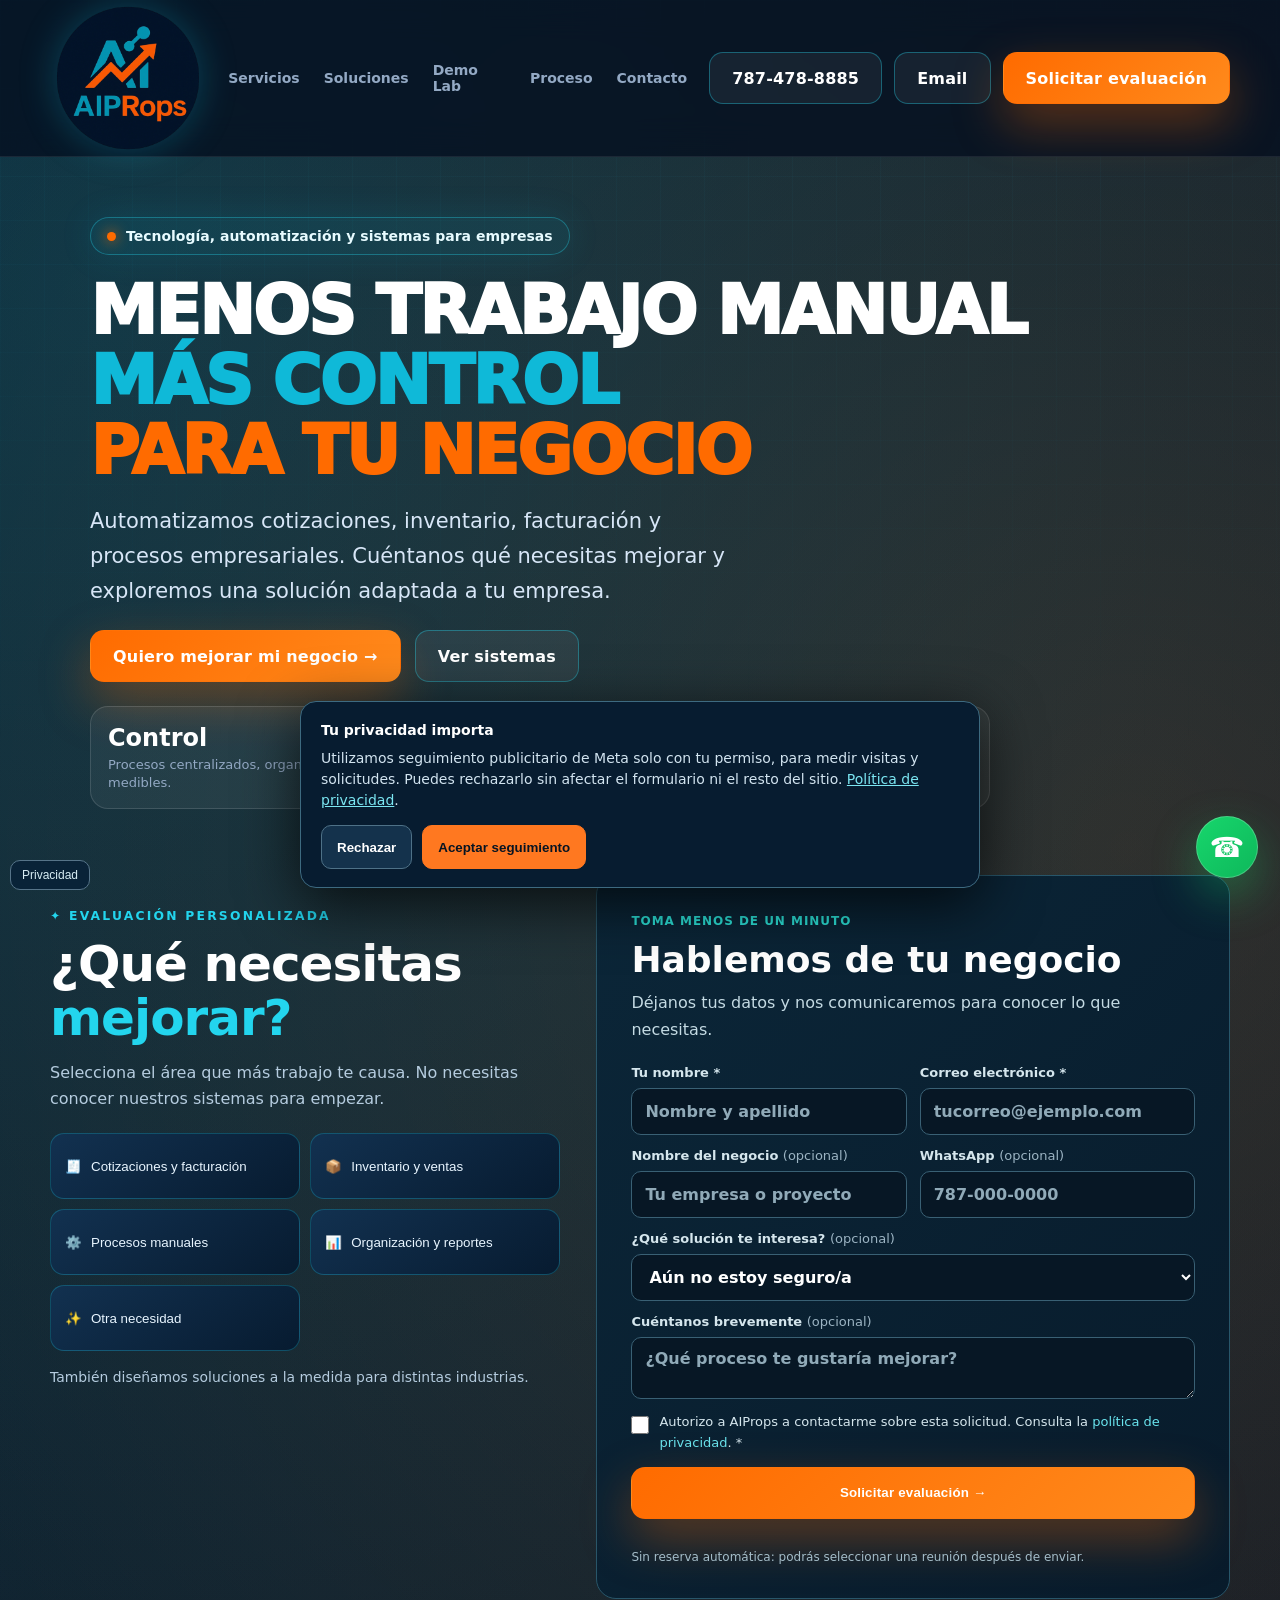
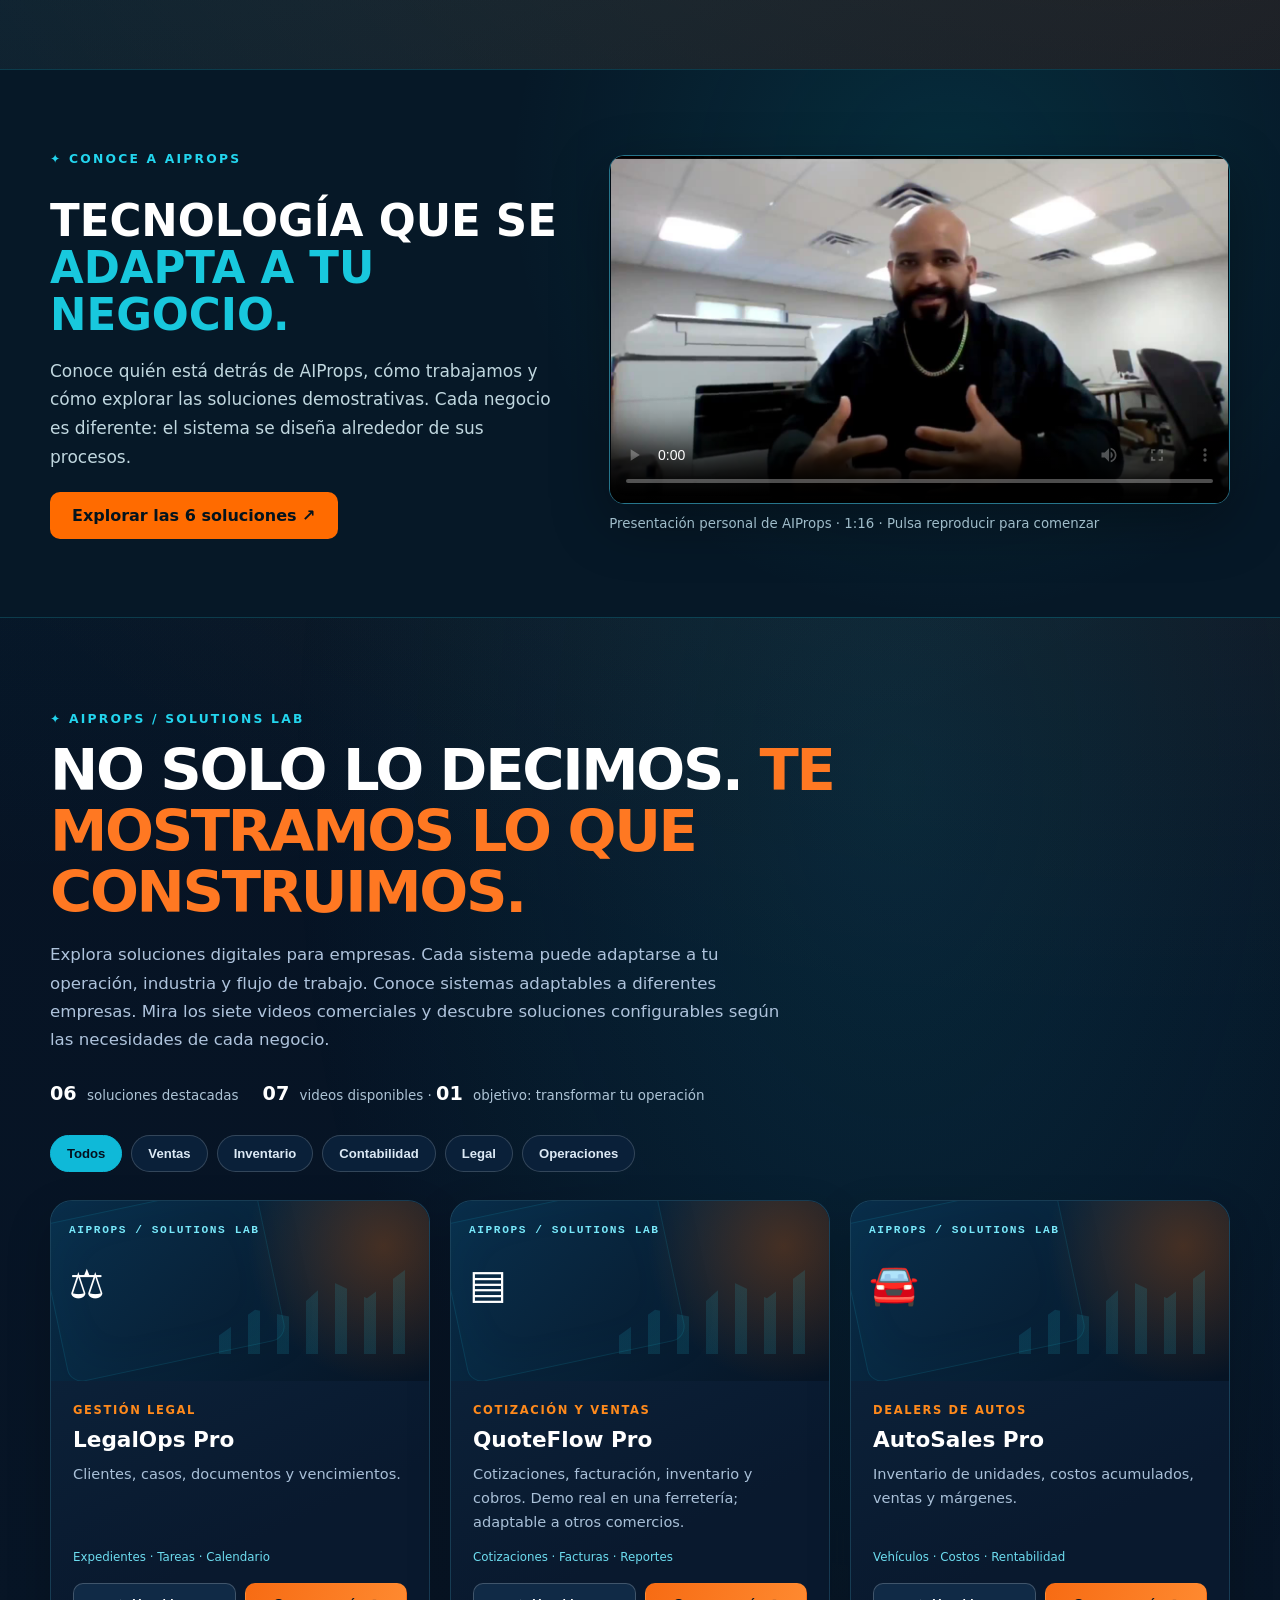
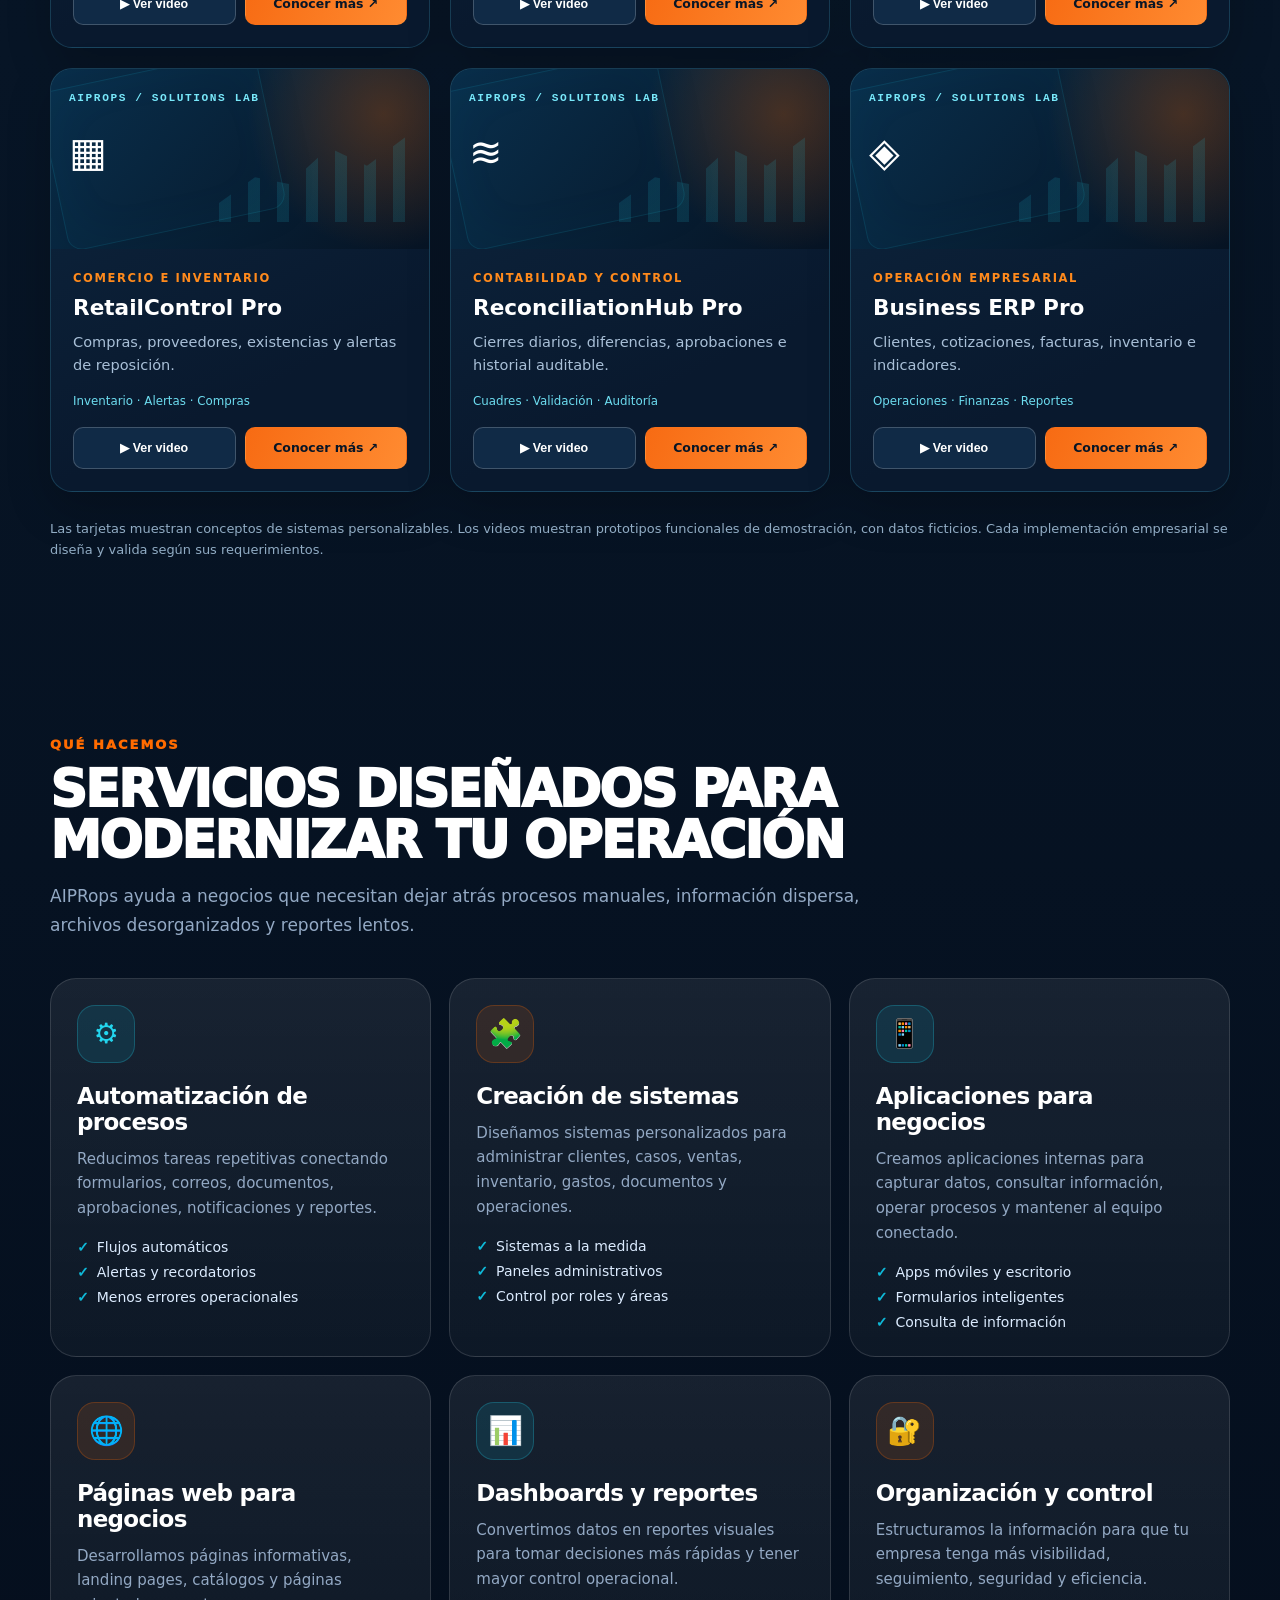
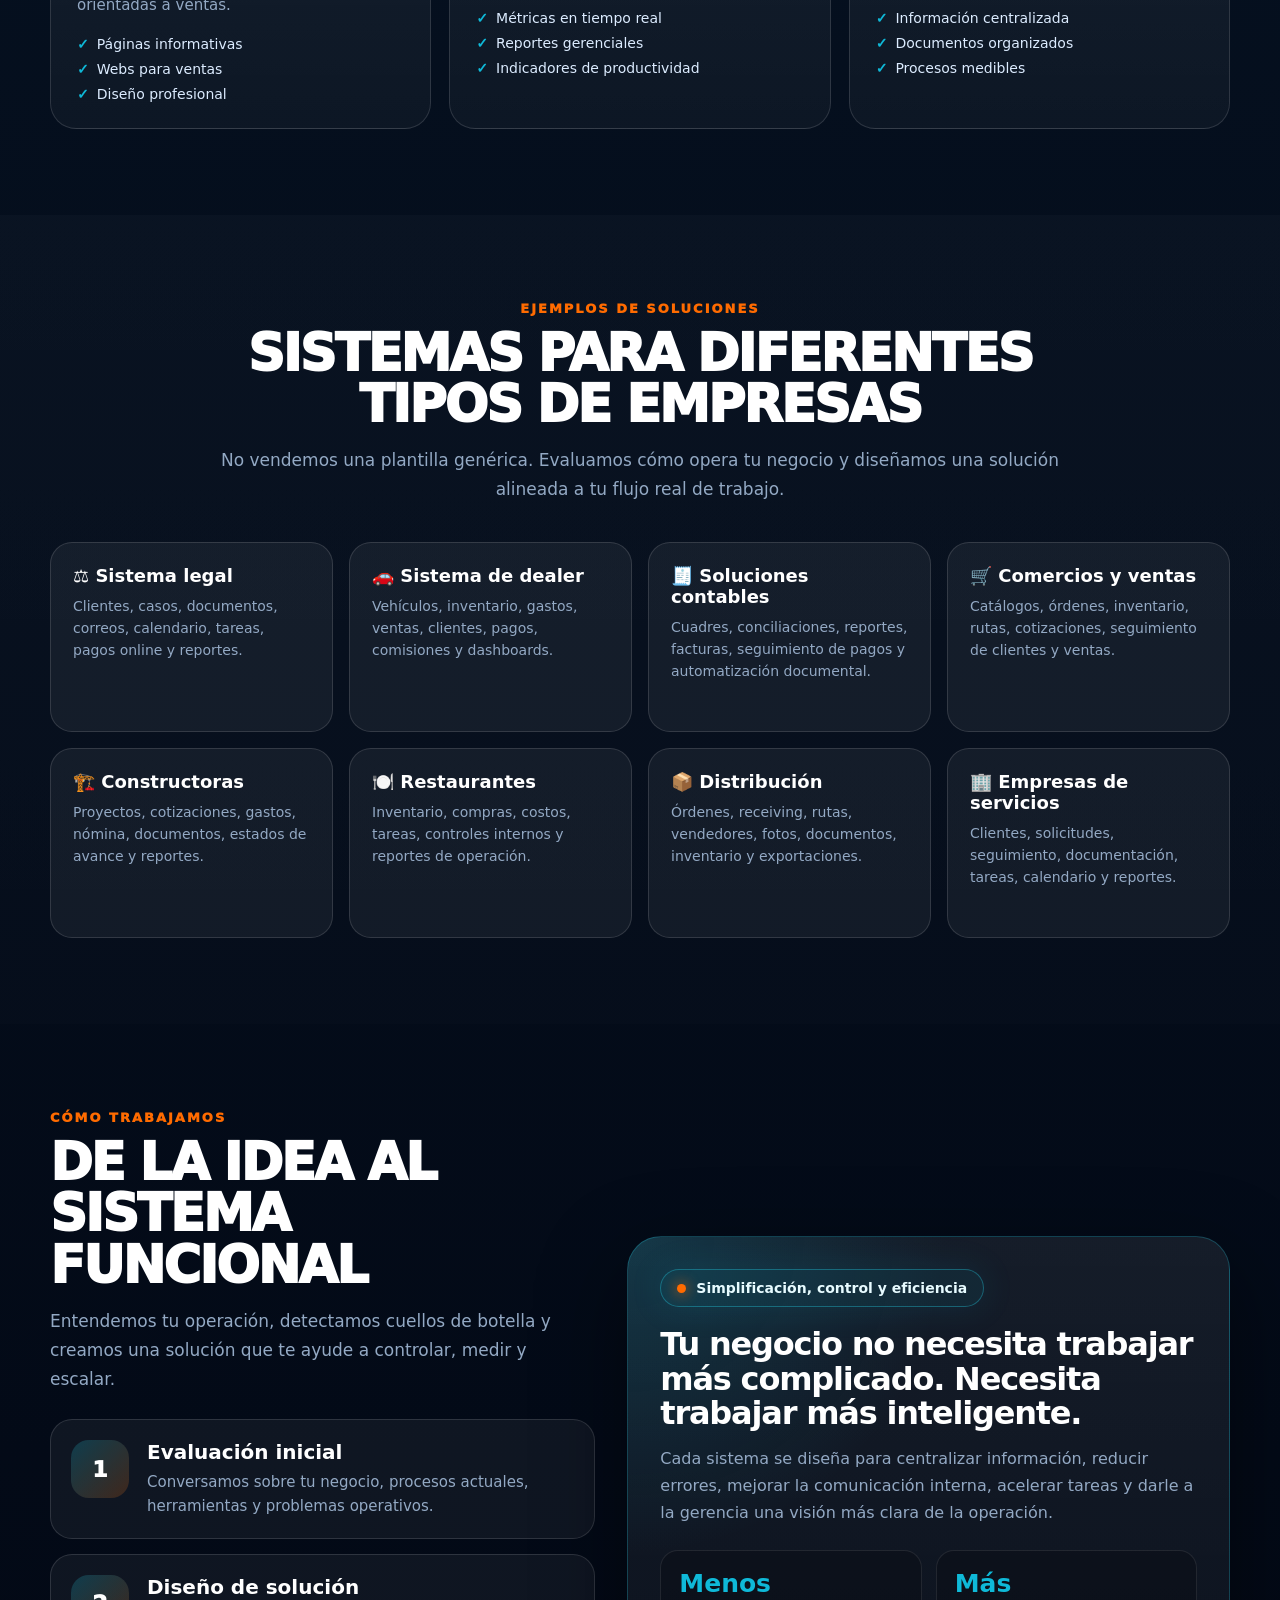
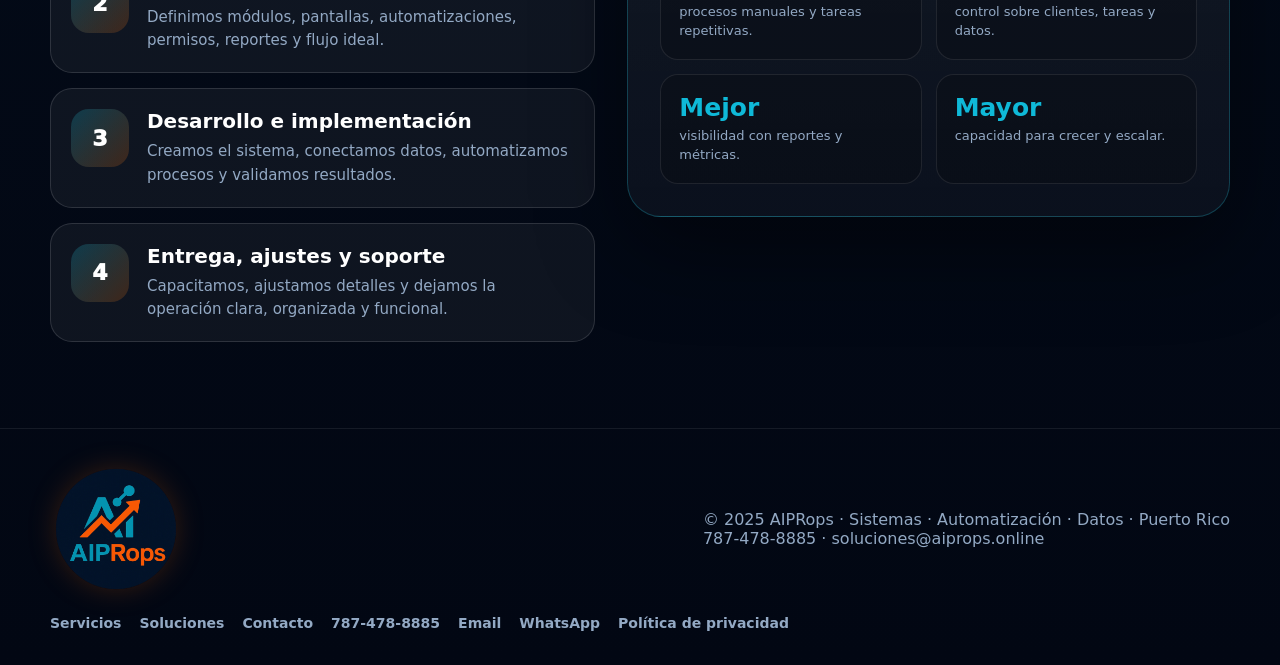
<file: index.html>
<!DOCTYPE html>
<html lang="es">
<head>
  <meta charset="UTF-8" />
  <meta name="viewport" content="width=device-width, initial-scale=1.0" />

  <title>AIPRops | Sistemas, Automatización y Soluciones Digitales para Negocios</title>

  <meta
    name="description"
    content="AIPRops desarrolla sistemas inteligentes, automatización de procesos, aplicaciones, páginas web, dashboards y soluciones digitales para empresas en Puerto Rico. Contacto: 787-478-8885 | soluciones@aiprops.online"
  />

  <style>
    :root {
      --navy: #050f1f;
      --navy-2: #071a31;
      --navy-3: #0a2745;
      --cyan: #0fb9d8;
      --cyan-2: #23d5ee;
      --orange: #ff6b00;
      --orange-2: #ff8a1c;
      --white: #ffffff;
      --text: #d7e6f7;
      --muted: #93a9c4;
      --border: rgba(255, 255, 255, 0.13);
      --shadow: 0 30px 90px rgba(0, 0, 0, 0.45);
      --radius: 26px;
    }

    * {
      margin: 0;
      padding: 0;
      box-sizing: border-box;
    }

    html {
      scroll-behavior: smooth;
    }

    body {
      font-family: Inter, system-ui, -apple-system, BlinkMacSystemFont, "Segoe UI", sans-serif;
      background:
        radial-gradient(circle at 8% 4%, rgba(15, 185, 216, 0.22), transparent 32%),
        radial-gradient(circle at 88% 12%, rgba(255, 107, 0, 0.18), transparent 28%),
        linear-gradient(180deg, #050f1f 0%, #071526 46%, #020713 100%);
      color: var(--white);
      overflow-x: hidden;
    }

    body::before {
      content: "";
      position: fixed;
      inset: 0;
      pointer-events: none;
      background-image:
        linear-gradient(rgba(35, 213, 238, 0.04) 1px, transparent 1px),
        linear-gradient(90deg, rgba(35, 213, 238, 0.04) 1px, transparent 1px);
      background-size: 44px 44px;
      mask-image: linear-gradient(to bottom, black, transparent 86%);
      z-index: -1;
    }

    a {
      color: inherit;
      text-decoration: none;
    }

    img {
      max-width: 100%;
      display: block;
    }

    .container {
      width: min(1180px, calc(100% - 38px));
      margin: 0 auto;
    }

    .accent {
      color: var(--cyan);
    }

    .orange {
      color: var(--orange);
    }

    .btn {
      display: inline-flex;
      align-items: center;
      justify-content: center;
      gap: 10px;
      min-height: 52px;
      padding: 14px 22px;
      border-radius: 14px;
      border: 1px solid transparent;
      font-weight: 900;
      letter-spacing: 0.2px;
      transition: 0.24s ease;
      cursor: pointer;
      white-space: nowrap;
    }

    .btn-primary {
      background: linear-gradient(135deg, var(--orange), var(--orange-2));
      color: white;
      box-shadow: 0 20px 50px rgba(255, 107, 0, 0.34);
    }

    .btn-primary:hover {
      transform: translateY(-3px);
      box-shadow: 0 26px 70px rgba(255, 107, 0, 0.46);
    }

    .btn-secondary {
      background: rgba(255, 255, 255, 0.06);
      border-color: rgba(35, 213, 238, 0.36);
      color: white;
    }

    .btn-secondary:hover {
      transform: translateY(-3px);
      background: rgba(15, 185, 216, 0.13);
      border-color: rgba(35, 213, 238, 0.7);
    }

    .badge {
      display: inline-flex;
      align-items: center;
      gap: 10px;
      padding: 10px 16px;
      border-radius: 999px;
      border: 1px solid rgba(35, 213, 238, 0.34);
      background: rgba(15, 185, 216, 0.08);
      color: #e7fbff;
      font-size: 14px;
      font-weight: 850;
      box-shadow: 0 0 35px rgba(15, 185, 216, 0.12);
    }

    .badge span {
      width: 9px;
      height: 9px;
      border-radius: 50%;
      background: var(--orange);
      box-shadow: 0 0 14px var(--orange);
    }

    /* HEADER */

    .header {
      position: sticky;
      top: 0;
      z-index: 100;
      backdrop-filter: blur(18px);
      background: rgba(5, 15, 31, 0.78);
      border-bottom: 1px solid rgba(255, 255, 255, 0.08);
    }

    .nav {
      min-height: 82px;
      display: flex;
      align-items: center;
      justify-content: space-between;
      gap: 22px;
    }

    .brand {
      display: flex;
      align-items: center;
      gap: 12px;
    }

    .logo-img {
      width: 158px;
      height: auto;
      object-fit: contain;
      filter: drop-shadow(0 0 18px rgba(15, 185, 216, 0.28));
    }

    .nav-links {
      display: flex;
      gap: 24px;
      align-items: center;
      color: var(--muted);
      font-size: 14px;
      font-weight: 800;
    }

    .nav-links a:hover {
      color: white;
    }

    .nav-actions {
      display: flex;
      align-items: center;
      gap: 12px;
    }

    .menu-btn {
      display: none;
      width: 46px;
      height: 46px;
      border-radius: 14px;
      border: 1px solid var(--border);
      background: rgba(255, 255, 255, 0.06);
      color: white;
      font-size: 24px;
      cursor: pointer;
    }

    .mobile-panel {
      display: none;
      position: fixed;
      top: 88px;
      left: 18px;
      right: 18px;
      z-index: 99;
      padding: 16px;
      border-radius: 22px;
      border: 1px solid var(--border);
      background: rgba(5, 15, 31, 0.96);
      backdrop-filter: blur(20px);
      box-shadow: var(--shadow);
    }

    .mobile-panel.active {
      display: grid;
      gap: 10px;
    }

    .mobile-panel a {
      padding: 14px;
      border-radius: 14px;
      background: rgba(255, 255, 255, 0.06);
      color: white;
      font-weight: 850;
    }

    /* HERO */

    .hero {
      position: relative;
      padding: 82px 0 62px;
      overflow: hidden;
    }

    .hero-grid {
      display: grid;
      grid-template-columns: minmax(0, 1fr);
      gap: 0;
      align-items: center;
      max-width: 1100px;
    }

    .hero h1 {
      margin-top: 22px;
      font-size: clamp(42px, 7vw, 84px);
      line-height: 0.95;
      letter-spacing: -3.5px;
      text-transform: uppercase;
      font-weight: 1000;
    }

    .hero h1 span {
      display: block;
    }

    .hero p {
      margin-top: 24px;
      color: var(--text);
      font-size: clamp(17px, 2vw, 21px);
      line-height: 1.65;
      max-width: 900px;
    }

    .hero-cta {
      display: flex;
      flex-wrap: wrap;
      gap: 14px;
      margin-top: 34px;
    }

    .hero-stats {
      margin-top: 32px;
      display: grid;
      grid-template-columns: repeat(3, 1fr);
      gap: 12px;
      max-width: 900px;
    }

    .stat {
      padding: 17px;
      border-radius: 18px;
      background: rgba(255, 255, 255, 0.055);
      border: 1px solid var(--border);
    }

    .stat b {
      display: block;
      font-size: 24px;
      color: white;
    }

    .stat span {
      display: block;
      margin-top: 4px;
      color: var(--muted);
      font-size: 13px;
      line-height: 1.35;
    }

    /* SECTIONS */

    section {
      padding: 86px 0;
      position: relative;
    }

    .section-head {
      max-width: 840px;
      margin-bottom: 38px;
    }

    .section-head.center {
      margin-left: auto;
      margin-right: auto;
      text-align: center;
    }

    .kicker {
      color: var(--orange);
      text-transform: uppercase;
      font-size: 13px;
      font-weight: 1000;
      letter-spacing: 2px;
      margin-bottom: 12px;
    }

    .section-title {
      font-size: clamp(34px, 4vw, 58px);
      line-height: 1;
      letter-spacing: -2px;
      font-weight: 1000;
      text-transform: uppercase;
    }

    .section-sub {
      margin-top: 16px;
      color: var(--muted);
      line-height: 1.7;
      font-size: 17px;
    }

    .services-grid {
      display: grid;
      grid-template-columns: repeat(3, 1fr);
      gap: 18px;
    }

    .card {
      position: relative;
      min-height: 282px;
      padding: 26px;
      border-radius: var(--radius);
      border: 1px solid var(--border);
      background:
        linear-gradient(180deg, rgba(255, 255, 255, 0.075), rgba(255, 255, 255, 0.035));
      overflow: hidden;
      transition: 0.24s ease;
    }

    .card:hover {
      transform: translateY(-8px);
      border-color: rgba(35, 213, 238, 0.5);
      box-shadow: 0 24px 70px rgba(0, 0, 0, 0.34);
    }

    .icon {
      width: 58px;
      height: 58px;
      display: grid;
      place-items: center;
      border-radius: 18px;
      background: rgba(15, 185, 216, 0.12);
      border: 1px solid rgba(35, 213, 238, 0.24);
      color: var(--cyan-2);
      font-size: 28px;
      margin-bottom: 20px;
    }

    .card:nth-child(even) .icon {
      background: rgba(255, 107, 0, 0.12);
      border-color: rgba(255, 107, 0, 0.24);
      color: var(--orange);
    }

    .card h3 {
      font-size: 23px;
      margin-bottom: 12px;
      letter-spacing: -0.7px;
    }

    .card p {
      color: var(--muted);
      line-height: 1.65;
      font-size: 15px;
    }

    .card ul {
      margin-top: 18px;
      list-style: none;
      display: grid;
      gap: 9px;
      color: #dcecff;
      font-size: 14px;
    }

    .card li::before {
      content: "✓";
      margin-right: 8px;
      color: var(--cyan);
      font-weight: 1000;
    }

    .industries {
      background: linear-gradient(180deg, rgba(255, 255, 255, 0.025), rgba(255, 255, 255, 0.01));
    }

    .industry-grid {
      display: grid;
      grid-template-columns: repeat(4, 1fr);
      gap: 16px;
    }

    .industry {
      min-height: 190px;
      padding: 22px;
      border-radius: 22px;
      background: rgba(255, 255, 255, 0.055);
      border: 1px solid var(--border);
      overflow: hidden;
      position: relative;
    }

    .industry b {
      display: block;
      font-size: 18px;
      margin-bottom: 10px;
    }

    .industry p {
      color: var(--muted);
      font-size: 14px;
      line-height: 1.55;
    }

    .process-grid {
      display: grid;
      grid-template-columns: 0.95fr 1.05fr;
      gap: 32px;
      align-items: center;
    }

    .steps {
      display: grid;
      gap: 15px;
      margin-top: 26px;
    }

    .step {
      display: grid;
      grid-template-columns: 58px 1fr;
      gap: 18px;
      padding: 20px;
      border-radius: 22px;
      background: rgba(255, 255, 255, 0.052);
      border: 1px solid var(--border);
    }

    .step-number {
      width: 58px;
      height: 58px;
      display: grid;
      place-items: center;
      border-radius: 18px;
      background: linear-gradient(135deg, rgba(15, 185, 216, 0.24), rgba(255, 107, 0, 0.2));
      font-size: 22px;
      font-weight: 1000;
    }

    .step h3 {
      font-size: 20px;
      margin-bottom: 7px;
    }

    .step p {
      color: var(--muted);
      font-size: 15px;
      line-height: 1.55;
    }

    .big-card {
      padding: 32px;
      border-radius: 34px;
      border: 1px solid rgba(35, 213, 238, 0.24);
      background:
        radial-gradient(circle at top left, rgba(15, 185, 216, 0.18), transparent 38%),
        linear-gradient(180deg, rgba(255, 255, 255, 0.075), rgba(255, 255, 255, 0.035));
      box-shadow: var(--shadow);
    }

    .big-card h3 {
      margin-top: 20px;
      font-size: 32px;
      line-height: 1.08;
      letter-spacing: -1.2px;
    }

    .big-card p {
      margin-top: 14px;
      color: var(--muted);
      line-height: 1.7;
    }

    .benefit-grid {
      margin-top: 24px;
      display: grid;
      grid-template-columns: repeat(2, 1fr);
      gap: 14px;
    }

    .benefit {
      padding: 18px;
      border-radius: 18px;
      border: 1px solid rgba(255, 255, 255, 0.09);
      background: rgba(0, 0, 0, 0.18);
    }

    .benefit b {
      display: block;
      color: var(--cyan);
      font-size: 25px;
    }

    .benefit span {
      display: block;
      margin-top: 5px;
      color: var(--muted);
      font-size: 13px;
      line-height: 1.45;
    }

    /* CONTACT + CALENDLY */

    .agenda-section {
      padding-top: 90px;
    }

    .agenda-box {
      padding: 42px;
      border-radius: 36px;
      border: 1px solid rgba(35, 213, 238, 0.24);
      background:
        radial-gradient(circle at 10% 10%, rgba(15, 185, 216, 0.18), transparent 30%),
        radial-gradient(circle at 90% 0%, rgba(255, 107, 0, 0.16), transparent 30%),
        linear-gradient(180deg, rgba(255, 255, 255, 0.075), rgba(255, 255, 255, 0.035));
      box-shadow: var(--shadow);
    }

    .agenda-top {
      display: grid;
      grid-template-columns: 1fr auto;
      gap: 22px;
      align-items: end;
      margin-bottom: 28px;
    }

    .agenda-top p {
      color: var(--muted);
      line-height: 1.65;
      margin-top: 12px;
      max-width: 740px;
    }

    .contact-strip {
      display: grid;
      grid-template-columns: repeat(3, 1fr);
      gap: 14px;
      margin: 26px 0 28px;
    }

    .contact-card {
      display: flex;
      align-items: center;
      gap: 14px;
      padding: 18px;
      border-radius: 20px;
      background: rgba(255, 255, 255, 0.06);
      border: 1px solid rgba(35, 213, 238, 0.22);
      transition: 0.24s ease;
    }

    .contact-card:hover {
      transform: translateY(-4px);
      border-color: rgba(35, 213, 238, 0.55);
      background: rgba(15, 185, 216, 0.1);
    }

    .contact-card span {
      width: 48px;
      height: 48px;
      display: grid;
      place-items: center;
      border-radius: 15px;
      background: rgba(15, 185, 216, 0.12);
      border: 1px solid rgba(35, 213, 238, 0.22);
      font-size: 22px;
      flex: 0 0 auto;
    }

    .contact-card small {
      display: block;
      color: var(--muted);
      font-size: 13px;
      margin-bottom: 4px;
    }

    .contact-card strong {
      display: block;
      color: white;
      font-size: 15px;
      line-height: 1.25;
      word-break: break-word;
    }

    .calendly-shell {
      overflow: hidden;
      border-radius: 26px;
      border: 1px solid rgba(255, 255, 255, 0.12);
      background: white;
    }

    .calendly-inline-widget {
      min-width: 320px;
      height: 760px;
    }

    /* FOOTER */

    footer {
      padding: 34px 0;
      border-top: 1px solid rgba(255, 255, 255, 0.08);
      color: var(--muted);
    }

    .footer-grid {
      display: flex;
      align-items: center;
      justify-content: space-between;
      flex-wrap: wrap;
      gap: 20px;
    }

    .footer-logo-img {
      width: 132px;
      height: auto;
      filter: drop-shadow(0 0 14px rgba(255, 107, 0, 0.2));
    }

    .footer-links {
      display: flex;
      gap: 18px;
      flex-wrap: wrap;
      font-size: 14px;
      font-weight: 800;
    }

    .footer-links a:hover {
      color: white;
    }

    .floating-whatsapp {
      position: fixed;
      right: 22px;
      bottom: 22px;
      z-index: 150;
      width: 62px;
      height: 62px;
      display: grid;
      place-items: center;
      border-radius: 50%;
      background: linear-gradient(135deg, #17d66c, #0eb85b);
      color: white;
      font-size: 28px;
      box-shadow: 0 18px 45px rgba(23, 214, 108, 0.35);
      border: 1px solid rgba(255, 255, 255, 0.22);
      transition: 0.22s ease;
    }

    .floating-whatsapp:hover {
      transform: translateY(-5px) scale(1.04);
    }

    @media (max-width: 980px) {
      .nav-links,
      .nav-actions {
        display: none;
      }

      .menu-btn {
        display: block;
      }

      .hero-grid,
      .process-grid,
      .agenda-top {
        grid-template-columns: 1fr;
      }

      .services-grid {
        grid-template-columns: repeat(2, 1fr);
      }

      .industry-grid {
        grid-template-columns: repeat(2, 1fr);
      }

      .contact-strip {
        grid-template-columns: 1fr;
      }
    }

    @media (max-width: 640px) {
      .container {
        width: min(100% - 28px, 1180px);
      }

      .logo-img {
        width: 126px;
      }

      .hero {
        padding-top: 48px;
      }

      .hero h1 {
        letter-spacing: -2px;
      }

      .hero-stats,
      .services-grid,
      .industry-grid,
      .benefit-grid {
        grid-template-columns: 1fr;
      }

      .hero-cta .btn,
      .agenda-top .btn {
        width: 100%;
      }

      .agenda-box {
        padding: 24px 16px;
      }

      .calendly-inline-widget {
        height: 720px;
      }

      .contact-card {
        padding: 16px;
      }

      .floating-whatsapp {
        width: 58px;
        height: 58px;
      }
    }
  
/* AIProps Solutions Lab v2 - adiciones aisladas */
.lab-section{position:relative;padding:90px 0;background:radial-gradient(ellipse at 70% 10%,rgba(15,185,216,.12),transparent 48%)}
.lab-kicker{display:inline-flex;align-items:center;gap:8px;color:#23d5ee;font-size:.77rem;letter-spacing:.18em;font-weight:800;text-transform:uppercase;margin-bottom:14px}
.lab-title{font-size:clamp(2rem,5vw,3.6rem);font-weight:900;line-height:1.06;max-width:800px;margin-bottom:18px;letter-spacing:-.04em}
.lab-title span{color:#ff7822}.lab-desc{max-width:730px;color:#aec3dc;font-size:1.04rem;line-height:1.7;margin-bottom:28px}
.lab-stats{display:flex;gap:24px;flex-wrap:wrap;margin:0 0 30px}.lab-stats span{font-size:.84rem;color:#adc4d6}.lab-stats strong{color:#fff;font-size:1.2rem;margin-right:6px}
.lab-filters{display:flex;flex-wrap:wrap;gap:9px;margin:0 0 28px}.lab-filter{border:1px solid rgba(255,255,255,.17);background:#0a2039;color:#dce9f5;padding:10px 16px;border-radius:100px;font-size:.82rem;cursor:pointer;font-weight:700;transition:.2s}
.lab-filter:hover,.lab-filter[aria-pressed=true]{background:#0fb9d8;color:#04111f;border-color:#0fb9d8}
.lab-grid{display:grid;grid-template-columns:repeat(3,minmax(0,1fr));gap:20px}
.lab-card{overflow:hidden;min-width:0;display:flex;flex-direction:column;border:1px solid rgba(75,182,215,.22);border-radius:22px;background:linear-gradient(155deg,#0d263f,#09192e 70%);box-shadow:0 18px 45px rgba(0,0,0,.2);transition:transform .2s,border-color .2s}
.lab-card:hover{transform:translateY(-5px);border-color:#0fb9d8}
.lab-card[hidden]{display:none}
.lab-art{height:180px;padding:17px 18px;background:radial-gradient(circle at 88% 25%,rgba(255,107,0,.25),transparent 38%),linear-gradient(130deg,#092f4c,#061323);position:relative;overflow:hidden}
.lab-art::before{content:'';position:absolute;width:220px;height:160px;border:1px solid rgba(35,213,238,.4);border-radius:15px;right:-35px;top:34px;transform:rotate(-12deg);box-shadow:inset 0 0 60px rgba(12,173,210,.12),0 0 40px rgba(0,0,0,.3)}
.lab-art::after{content:'';position:absolute;width:200px;height:95px;right:10px;top:58px;background:repeating-linear-gradient(90deg,rgba(35,213,238,.23) 0 12px,transparent 12px 29px);opacity:.55;clip-path:polygon(0 80%,18% 53%,35% 60%,55% 22%,74% 41%,100% 0,100% 100%,0 100%)}
.lab-code{position:relative;z-index:2;font:700 .7rem ui-monospace,monospace;letter-spacing:.14em;color:#78e8fa}.lab-mark{position:relative;z-index:2;font-size:2.5rem;margin-top:27px;line-height:1}.lab-art b{position:absolute;bottom:16px;left:18px;z-index:2;color:#e4faff;font-size:.68rem;letter-spacing:.13em}
.lab-body{padding:22px;display:flex;flex:1;flex-direction:column}.lab-type{color:#ff8a1c;font-size:.72rem;letter-spacing:.14em;text-transform:uppercase;font-weight:800}.lab-body h3{font-size:1.35rem;margin:10px 0}.lab-body p{font-size:.91rem;line-height:1.62;color:#a9c0d8;flex:1}.lab-tags{font-size:.74rem;color:#6dddf0;padding:16px 0;line-height:1.5}
.lab-actions{display:grid;grid-template-columns:1fr 1fr;gap:9px}.lab-action{display:flex;align-items:center;justify-content:center;text-align:center;min-height:42px;border-radius:10px;text-decoration:none;padding:9px 7px;font-size:.78rem;font-weight:800;border:1px solid rgba(255,255,255,.2);cursor:pointer;background:#102a46;color:white}.lab-action.main{background:linear-gradient(110deg,#f76b13,#ff8b31);border-color:transparent;color:#071526}.lab-action:hover{filter:brightness(1.1)}
.lab-note{color:#91acc4;margin:26px 0 0;font-size:.81rem;line-height:1.65}.lab-video-dialog{max-width:780px;width:calc(100% - 32px);border:1px solid #29728f;border-radius:22px;background:#08192c;color:white;padding:0;box-shadow:0 30px 100px rgba(0,0,0,.8);margin:auto}.lab-video-dialog::backdrop{background:rgba(0,5,17,.85);backdrop-filter:blur(5px)}.lab-dialog-content{padding:25px}.lab-dialog-top{display:flex;justify-content:space-between;align-items:start;gap:16px}.lab-dialog-title{font-size:1.7rem;margin-bottom:10px}.lab-dialog-close{border:1px solid #53687c;border-radius:8px;background:#102b43;color:#fff;padding:9px 12px;cursor:pointer}.lab-placeholder{display:flex;justify-content:center;align-items:center;text-align:center;flex-direction:column;gap:12px;aspect-ratio:16/9;border-radius:12px;background:radial-gradient(circle,#103957,#071a2e 66%);border:1px dashed #267997;color:#b2d2e5;padding:24px;margin:16px 0}.lab-placeholder strong{color:white;font-size:1.12rem}.lab-placeholder .play{font-size:3rem;color:#ff7b24}.lab-dialog-content video{width:100%;border-radius:12px;margin:16px 0;background:#020c18}.lab-dialog-copy{font-size:.91rem;color:#c4d5e4;line-height:1.65;margin:12px 0 18px}.lab-dialog-cta{display:inline-flex;background:#ff6b00;color:#07101b;border-radius:10px;padding:13px 18px;font-weight:800;text-decoration:none}
@media(max-width:940px){.lab-grid{grid-template-columns:repeat(2,minmax(0,1fr))}}@media(max-width:640px){.lab-section{padding:60px 0}.lab-grid{grid-template-columns:1fr}.lab-art{height:165px}.lab-stats{gap:12px}.lab-dialog-content{padding:18px}}
@media(prefers-reduced-motion:reduce){.lab-card{transition:none}}


/* AIProps · Formulario de prospectos y agendamiento después de enviar */
.lead-panel,.lead-success{margin-top:24px;padding:clamp(22px,4vw,34px);background:linear-gradient(135deg,#0b2638,#081b2b);border:1px solid #28566a;border-radius:20px}
.lead-heading h3,.lead-success h3{font-size:clamp(25px,3vw,36px);margin:10px 0;color:#fff}.lead-heading p,.lead-success p{color:#c4dae3;line-height:1.65}
.lead-badge{display:inline-block;color:#2ce4da;font-size:12px;letter-spacing:.08em;font-weight:800;text-transform:uppercase}
.lead-form{display:grid;grid-template-columns:repeat(2,minmax(0,1fr));gap:18px;margin-top:22px}
.lead-form label{color:#d5e6ed;font-size:14px;font-weight:700;display:block}
.lead-form input:not([type=checkbox]),.lead-form select,.lead-form textarea{display:block;width:100%;margin-top:8px;padding:13px 14px;border-radius:10px;background:#071725;border:1px solid #396074;color:#fff;font:inherit;outline-offset:3px}
.lead-form input:focus,.lead-form select:focus,.lead-form textarea:focus{border-color:#20d0dc;outline:2px solid #20d0dc33}
.lead-form input::placeholder,.lead-form textarea::placeholder{color:#90aab8}
.lead-form .lead-full{grid-column:1/-1}.lead-consent{display:flex!important;align-items:flex-start;gap:10px;line-height:1.6;font-weight:400!important}
.lead-consent input{margin-top:4px;flex:none;width:18px;height:18px;accent-color:#12c6d6}.lead-consent a{color:#69e4ee}
.lead-actions{display:flex;flex-wrap:wrap;align-items:center;gap:18px}.lead-actions button:disabled{opacity:.5;cursor:progress}
#leadStatus{font-weight:600;color:#d9edee}.lead-honeypot{position:absolute;left:-9999px;top:-9999px}
.lead-secondary{display:inline-block;margin:12px 20px;color:#56e4ed;text-decoration:underline}.lead-calendar{height:760px;margin-top:18px;background:#fff;border-radius:16px;overflow:auto}
.lead-success[hidden],.lead-calendar[hidden]{display:none!important}.lead-footnote{font-size:12px!important}
@media(max-width:720px){.lead-form{grid-template-columns:1fr}.lead-form .lead-full{grid-column:auto}.lead-calendar{height:740px}.lead-secondary{margin-left:0}}
</style>
<style>
.welcome-section{padding:78px 0;background:radial-gradient(circle at 74% 20%,rgba(8,174,191,.14),transparent 42%),#061827;border-block:1px solid rgba(32,185,207,.22)}
.welcome-layout{display:grid;grid-template-columns:minmax(0,1fr) minmax(0,1.2fr);gap:42px;align-items:center}
.welcome-copy h2{font-size:clamp(30px,3.4vw,53px);line-height:1.08;margin:18px 0;color:#fff}.welcome-copy h2 span{color:#18c8dd}.welcome-copy p{color:#c0d7df;line-height:1.7;font-size:17px}.welcome-cta{display:inline-block;margin-top:20px;padding:14px 22px;background:#ff6b00;color:#04131c;text-decoration:none;border-radius:10px;font-weight:800}
.welcome-media video{width:100%;display:block;background:#010b14;aspect-ratio:16/9;object-fit:contain;border:1px solid #26758b;border-radius:15px;box-shadow:0 18px 55px rgba(0,0,0,.35)}.welcome-media small{display:block;color:#9fbcc9;margin-top:12px}
.lab-card .lab-art{position:relative;overflow:hidden}.lab-card .lab-art::before{content:'';position:absolute;inset:0;background-image:var(--poster);background-size:cover;background-position:center;opacity:.3;filter:saturate(1.1)}.lab-card .lab-art>*{position:relative}
.lab-video-holder video{max-width:100%;height:auto}
@media(max-width:800px){.welcome-layout{grid-template-columns:1fr}.welcome-section{padding:46px 0}}
</style>
<style>
/* AIProps Conversion V2 — enfoque mobile-first */
html{scroll-padding-top:85px}
.hero{padding:60px 0 34px}.hero h1{font-size:clamp(36px,5.6vw,67px);line-height:1.04;letter-spacing:-2px}.hero p{max-width:650px;margin-top:18px}.hero-cta{margin-top:22px}
.hero-stats{margin-top:24px}
.express-section{padding:32px 0 70px;scroll-margin-top:85px}
.express-layout{display:grid;grid-template-columns:minmax(0,.9fr) minmax(0,1.1fr);align-items:start;gap:28px}
.express-intro{padding:30px 8px 20px 0}.express-intro h2{font-size:clamp(30px,4vw,50px);line-height:1.08;letter-spacing:-1px}.express-intro h2 span{color:#23d5ee}
.express-intro>p{margin:15px 0;color:#b5ccdf;line-height:1.6}.need-options{display:grid;grid-template-columns:1fr 1fr;gap:10px;margin-top:22px}
.need-choice{cursor:pointer;text-align:left;display:flex;align-items:center;gap:9px;padding:14px;min-height:66px;color:#e8f5ff;background:linear-gradient(145deg,#123150,#071b30);border:1px solid rgba(35,213,238,.25);border-radius:14px;font:700 .88rem/1.3 inherit;transition:border-color .2s,background .2s}
.need-choice:hover,.need-choice[aria-pressed=true]{border-color:#ff8a1c;background:linear-gradient(145deg,#184766,#10243b)}
.express-note{font-size:.87rem!important}
.express-form-col .lead-panel{margin-top:0}.express-form-col .lead-success{margin-top:0}.lead-form{gap:13px}.lead-form label{font-size:13px}
.lead-form input:not([type=checkbox]),.lead-form select,.lead-form textarea{font-size:16px;min-height:47px;padding:11px 13px}
.field-optional{font-weight:400;color:#9cb4c3}.lead-actions button{width:100%;white-space:normal}.lead-footnote{font-size:12px;color:#a5bdc9}
.mobile-convert-cta{display:none}.mobile-convert-cta[hidden]{display:none!important}
@media(max-width:850px){.express-layout{grid-template-columns:1fr;gap:13px}.express-intro{padding:8px 0 0}.need-options{margin-top:15px}.lead-form{grid-template-columns:1fr}.lead-form .lead-full{grid-column:1}.hero-stats{display:none}.hero{padding:40px 0 20px}.hero h1{font-size:clamp(34px,8vw,53px)}.hero p{font-size:16px;line-height:1.5}.hero-cta{margin-top:17px}.hero-cta .btn{width:100%}.express-section{padding:20px 0 48px}.express-form-col .lead-panel{padding:22px 17px}.welcome-section{padding:38px 0}#servicios,#soluciones{padding:45px 0}.card{min-height:0;padding:20px}.industry{min-height:0;padding:18px}.lab-section{padding:55px 0}}
@media(max-width:640px){.need-options{gap:8px}.need-choice{padding:12px 9px;font-size:13px;min-height:60px}.need-choice:last-child{grid-column:1/-1}.mobile-convert-cta{display:flex;position:fixed;z-index:120;bottom:0;left:0;right:0;padding:10px 14px calc(10px + env(safe-area-inset-bottom));background:rgba(4,14,28,.96);border-top:1px solid rgba(35,213,238,.3);align-items:center;justify-content:center;font-weight:900;color:#fff;text-decoration:none}.mobile-convert-cta span{background:#ff6b00;padding:12px 25px;text-align:center;border-radius:12px;width:100%;max-width:500px}.floating-whatsapp{bottom:83px;right:14px;width:49px;height:49px;font-size:22px}body{padding-bottom:65px}.lead-success,.lead-panel{scroll-margin-top:95px}}
</style>
  <!-- Pixel se carga solo tras consentimiento explicito -->
  <script defer src="assets/meta-pixel-consent.js"></script>
</head>

<body>

  <header class="header">
    <div class="container nav">
      <a href="#inicio" class="brand" aria-label="AIPRops Inicio">
        <img src="assets/logo.png" alt="AIPRops Logo" class="logo-img">
      </a>

      <nav class="nav-links">
        <a href="#servicios">Servicios</a>
        <a href="#soluciones">Soluciones</a>
        <a href="#demo-lab">Demo Lab</a>
        <a href="#proceso">Proceso</a>
        <a href="#agenda">Contacto</a>
      </nav>

      <div class="nav-actions">
        <a class="btn btn-secondary" href="tel:+17874788885">
          787-478-8885
        </a>

        <a class="btn btn-secondary" href="mailto:soluciones@aiprops.online">
          Email
        </a>

        <a class="btn btn-primary" href="#agenda">
          Solicitar evaluación
        </a>
      </div>

      <button class="menu-btn" id="menuBtn" aria-label="Abrir menú">☰</button>
    </div>

    <div class="mobile-panel" id="mobilePanel">
      <a href="#servicios">Servicios</a>
      <a href="#soluciones">Soluciones</a>
      <a href="#demo-lab">Demo Lab</a>
      <a href="#proceso">Proceso</a>
      <a href="#agenda">Solicitar evaluación</a>
      <a href="tel:+17874788885">Llamar: 787-478-8885</a>
      <a href="mailto:soluciones@aiprops.online">Email: soluciones@aiprops.online</a>
      <a href="https://wa.me/17874788885" target="_blank" rel="noopener">Escribir por WhatsApp</a>
    </div>
  </header>

  <main id="inicio">

    <section class="hero">
      <div class="container hero-grid">

        <div>
          <div class="badge">
            <span></span>
            Tecnología, automatización y sistemas para empresas
          </div>

          <h1>
            Menos trabajo manual
            <span class="accent">más control</span>
            <span class="orange">para tu negocio</span>
          </h1>

          <p>
            Automatizamos cotizaciones, inventario, facturación y procesos empresariales.
            Cuéntanos qué necesitas mejorar y exploremos una solución adaptada a tu empresa.
          </p>

          <div class="hero-cta">
            <a class="btn btn-primary" href="#agenda">
              Quiero mejorar mi negocio →
            </a>

            <a class="btn btn-secondary" href="#demo-lab">
              Ver sistemas
            </a>


          </div>

          <div class="hero-stats">
            <div class="stat">
              <b>Control</b>
              <span>Procesos centralizados, organizados y medibles.</span>
            </div>

            <div class="stat">
              <b>Eficiencia</b>
              <span>Menos tareas repetitivas y más productividad.</span>
            </div>

            <div class="stat">
              <b>Escala</b>
              <span>Sistemas listos para crecer con tu operación.</span>
            </div>
          </div>
        </div>

      </div>
    </section>

    <section id="agenda" class="agenda-section express-section">
      <div class="container express-layout">
        <div class="express-intro">
          <span class="lab-kicker">✦ EVALUACIÓN PERSONALIZADA</span>
          <h2>¿Qué necesitas <span>mejorar?</span></h2>
          <p>Selecciona el área que más trabajo te causa. No necesitas conocer nuestros sistemas para empezar.</p>
          <div class="need-options" role="group" aria-label="Selecciona qué quieres mejorar">
            <button type="button" class="need-choice" data-need="Cotizaciones y facturación">🧾 <span>Cotizaciones y facturación</span></button>
            <button type="button" class="need-choice" data-need="Inventario y ventas">📦 <span>Inventario y ventas</span></button>
            <button type="button" class="need-choice" data-need="Automatización de procesos">⚙️ <span>Procesos manuales</span></button>
            <button type="button" class="need-choice" data-need="Organización y reportes">📊 <span>Organización y reportes</span></button>
            <button type="button" class="need-choice" data-need="Otra necesidad">✨ <span>Otra necesidad</span></button>
          </div>
          <p class="express-note">También diseñamos soluciones a la medida para distintas industrias.</p>
        </div>
        <div class="express-form-col">
          <div class="lead-panel" id="leadPanel">
            <div class="lead-heading"><span class="lead-badge">Toma menos de un minuto</span><h3>Hablemos de tu negocio</h3><p>Déjanos tus datos y nos comunicaremos para conocer lo que necesitas.</p></div>
            <form id="aipropsLeadForm" class="lead-form" novalidate>
              <div class="lead-honeypot" aria-hidden="true"><label>Sitio web<input name="website" type="text" tabindex="-1" autocomplete="off"></label></div>
              <input type="hidden" name="need" id="leadNeed" value="">
              <input type="hidden" name="industry" value="">
              <input type="hidden" name="tools" value="">
              <input type="hidden" name="timeline" value="">
              <input type="hidden" name="contactPreference" value="Correo electrónico">
              <label>Tu nombre *<input name="name" type="text" autocomplete="name" required maxlength="120" placeholder="Nombre y apellido"></label>
              <label>Correo electrónico *<input name="email" type="email" autocomplete="email" required maxlength="180" placeholder="tucorreo@ejemplo.com"></label>
              <label>Nombre del negocio <span class="field-optional">(opcional)</span><input name="business" type="text" maxlength="150" placeholder="Tu empresa o proyecto"></label>
              <label>WhatsApp <span class="field-optional">(opcional)</span><input name="phone" type="tel" autocomplete="tel" maxlength="35" placeholder="787-000-0000"></label>
              <label class="lead-full">¿Qué solución te interesa? <span class="field-optional">(opcional)</span><select name="solution" id="leadSolution"><option value="">Aún no estoy seguro/a</option><option>QuoteFlow Pro</option><option>AutoSales Pro</option><option>LegalOps Pro</option><option>RetailControl Pro</option><option>ReconciliationHub Pro</option><option>Business ERP Pro</option><option>Automatización personalizada</option><option>Sistema a la medida / todavía no estoy seguro</option></select></label>
              <label class="lead-full">Cuéntanos brevemente <span class="field-optional">(opcional)</span><textarea name="challenge" rows="2" maxlength="2000" placeholder="¿Qué proceso te gustaría mejorar?"></textarea></label>
              <label class="lead-full lead-consent"><input type="checkbox" name="consent" required><span>Autorizo a AIProps a contactarme sobre esta solicitud. Consulta la <a href="politica-de-privacidad/" target="_blank" rel="noopener">política de privacidad</a>. *</span></label>
              <div class="lead-full lead-actions"><button type="submit" class="btn btn-primary" id="leadSubmitBtn">Solicitar evaluación →</button><span id="leadStatus" role="status" aria-live="polite"></span></div>
              <p class="lead-full lead-footnote">Sin reserva automática: podrás seleccionar una reunión después de enviar.</p>
            </form>
          </div>
          <div id="leadSuccess" class="lead-success" hidden tabindex="-1">
            <span class="lead-badge">02 · Solicitud recibida</span><h3>¡Gracias por comunicarte con AIProps!</h3>
            <p id="leadSuccessCopy">Te enviamos una confirmación por correo. Revisaremos tu solicitud para comunicarnos contigo.</p>
            <p><strong>¿Prefieres elegir una fecha de una vez?</strong> Puedes ver nuestra disponibilidad y seleccionar un espacio. No necesitas volver a escribir tus datos.</p>
            <button type="button" class="btn btn-primary" id="openCalendly">Ver fechas disponibles →</button>
            <a class="lead-secondary" id="calendlyFallback" href="https://calendly.com/aiprops/30min" target="_blank" rel="noopener">Abrir Calendly en otra pestaña ↗</a>
            <div id="calendlyAfterLead" class="lead-calendar" hidden></div>
            <p class="lead-footnote">La solicitud no reserva una cita automáticamente. Una reunión queda confirmada solo cuando completas la selección en Calendly.</p>
          </div>
        </div>
      </div>
    </section>

<section id="bienvenida" class="welcome-section"><div class="container welcome-layout"><div class="welcome-copy"><span class="lab-kicker">✦ CONOCE A AIPROPS</span><h2>TECNOLOGÍA QUE SE <span>ADAPTA A TU NEGOCIO.</span></h2><p>Conoce quién está detrás de AIProps, cómo trabajamos y cómo explorar las soluciones demostrativas. Cada negocio es diferente: el sistema se diseña alrededor de sus procesos.</p><a class="welcome-cta" href="#demo-lab">Explorar las 6 soluciones ↗</a></div><div class="welcome-media"><video controls preload="metadata" playsinline poster="assets/demos/intro-poster.jpg" aria-label="Video de presentación de AIProps"><source src="assets/demos/intro.mp4" type="video/mp4">Tu navegador no soporta video HTML5.</video><small>Presentación personal de AIProps · 1:16 · Pulsa reproducir para comenzar</small></div></div></section>



<!-- AIProps Solutions Lab: biblioteca audiovisual (sin videos inventados) -->
<section id="demo-lab" class="lab-section" aria-labelledby="lab-heading"><div class="container"><div class="lab-kicker">✦ AIProps / Solutions Lab</div><h2 class="lab-title" id="lab-heading">NO SOLO LO DECIMOS. <span>TE MOSTRAMOS LO QUE CONSTRUIMOS.</span></h2><p class="lab-desc">Explora soluciones digitales para empresas. Cada sistema puede adaptarse a tu operación, industria y flujo de trabajo. Conoce sistemas adaptables a diferentes empresas. Mira los siete videos comerciales y descubre soluciones configurables según las necesidades de cada negocio.</p><div class="lab-stats"><span><strong>06</strong> soluciones destacadas</span><span><strong>07</strong> videos disponibles · <strong>01</strong> objetivo: transformar tu operación</span></div><div class="lab-filters" role="group" aria-label="Filtrar soluciones"><button type="button" class="lab-filter" data-filter="todos" aria-pressed="true">Todos</button><button type="button" class="lab-filter" data-filter="ventas" aria-pressed="false">Ventas</button><button type="button" class="lab-filter" data-filter="inventario" aria-pressed="false">Inventario</button><button type="button" class="lab-filter" data-filter="contabilidad" aria-pressed="false">Contabilidad</button><button type="button" class="lab-filter" data-filter="legal" aria-pressed="false">Legal</button><button type="button" class="lab-filter" data-filter="operaciones" aria-pressed="false">Operaciones</button></div><div class="lab-grid"><article class="lab-card" data-category="legal"><div class="lab-art"><span class="lab-code">AIPROPS / SOLUTIONS LAB</span><div class="lab-mark" aria-hidden="true">⚖</div>
</div><div class="lab-body"><span class="lab-type">Gestión legal</span><h3>LegalOps Pro</h3><p>Clientes, casos, documentos y vencimientos.</p><div class="lab-tags">Expedientes · Tareas · Calendario</div><div class="lab-actions"><button type="button" class="lab-action" data-demo="legalops" aria-label="Ver presentación de LegalOps">▶ Ver video</button><a class="lab-action main" href="soluciones/legalops/" aria-label="Conocer detalles de LegalOps">Conocer más ↗</a></div></div></article><article class="lab-card" data-category="ventas"><div class="lab-art"><span class="lab-code">AIPROPS / SOLUTIONS LAB</span><div class="lab-mark" aria-hidden="true">▤</div></div><div class="lab-body"><span class="lab-type">Cotización y ventas</span><h3>QuoteFlow Pro</h3><p>Cotizaciones, facturación, inventario y cobros. Demo real en una ferretería; adaptable a otros comercios.</p><div class="lab-tags">Cotizaciones · Facturas · Reportes</div><div class="lab-actions"><button type="button" class="lab-action" data-demo="quoteflow" aria-label="Reproducir video comercial QuoteFlow Pro">▶ Ver video</button><a class="lab-action main" href="soluciones/quoteflow/" aria-label="Conocer QuoteFlow Pro">Conocer más ↗</a></div></div></article><article class="lab-card" data-category="inventario"><div class="lab-art"><span class="lab-code">AIPROPS / SOLUTIONS LAB</span><div class="lab-mark" aria-hidden="true">🚘</div></div><div class="lab-body"><span class="lab-type">Dealers de autos</span><h3>AutoSales Pro</h3><p>Inventario de unidades, costos acumulados, ventas y márgenes.</p><div class="lab-tags">Vehículos · Costos · Rentabilidad</div><div class="lab-actions"><button type="button" class="lab-action" data-demo="autosales" aria-label="Ver presentación de AutoSales Pro">▶ Ver video</button><a class="lab-action main" href="soluciones/autosales/" aria-label="Conocer detalles de AutoSales Pro">Conocer más ↗</a></div></div></article><article class="lab-card" data-category="inventario"><div class="lab-art"><span class="lab-code">AIPROPS / SOLUTIONS LAB</span><div class="lab-mark" aria-hidden="true">▦</div></div><div class="lab-body"><span class="lab-type">Comercio e inventario</span><h3>RetailControl Pro</h3><p>Compras, proveedores, existencias y alertas de reposición.</p><div class="lab-tags">Inventario · Alertas · Compras</div><div class="lab-actions"><button type="button" class="lab-action" data-demo="retail" aria-label="Ver presentación de RetailControl">▶ Ver video</button><a class="lab-action main" href="soluciones/retail/" aria-label="Conocer detalles de RetailControl">Conocer más ↗</a></div></div></article><article class="lab-card" data-category="contabilidad"><div class="lab-art"><span class="lab-code">AIPROPS / SOLUTIONS LAB</span><div class="lab-mark" aria-hidden="true">≋</div></div><div class="lab-body"><span class="lab-type">Contabilidad y control</span><h3>ReconciliationHub Pro</h3><p>Cierres diarios, diferencias, aprobaciones e historial auditable.</p><div class="lab-tags">Cuadres · Validación · Auditoría</div><div class="lab-actions"><button type="button" class="lab-action" data-demo="reconciliation" aria-label="Ver presentación de ReconciliationHub">▶ Ver video</button><a class="lab-action main" href="soluciones/reconciliation/" aria-label="Conocer detalles de ReconciliationHub">Conocer más ↗</a></div></div></article><article class="lab-card" data-category="operaciones"><div class="lab-art"><span class="lab-code">AIPROPS / SOLUTIONS LAB</span><div class="lab-mark" aria-hidden="true">◈</div></div><div class="lab-body"><span class="lab-type">Operación empresarial</span><h3>Business ERP Pro</h3><p>Clientes, cotizaciones, facturas, inventario e indicadores.</p><div class="lab-tags">Operaciones · Finanzas · Reportes</div><div class="lab-actions"><button type="button" class="lab-action" data-demo="erp" aria-label="Ver presentación de Business ERP">▶ Ver video</button><a class="lab-action main" href="soluciones/erp/" aria-label="Conocer detalles de Business ERP">Conocer más ↗</a></div></div></article></div><p class="lab-note">Las tarjetas muestran conceptos de sistemas personalizables. Los videos muestran prototipos funcionales de demostración, con datos ficticios. Cada implementación empresarial se diseña y valida según sus requerimientos.</p></div></section>
<dialog class="lab-video-dialog" id="labVideoDialog" aria-labelledby="labDialogTitle"><div class="lab-dialog-content"><div class="lab-dialog-top"><h2 class="lab-dialog-title" id="labDialogTitle">Demostración</h2><button type="button" class="lab-dialog-close" id="labDialogClose" aria-label="Cerrar demostración">✕ Cerrar</button></div><div id="labVideoHolder"></div><p class="lab-dialog-copy" id="labDialogCopy"></p><a class="lab-dialog-cta" href="#agenda" id="labDialogCta">Solicitar información →</a></div></dialog>

    <section id="servicios">
      <div class="container">
        <div class="section-head">
          <div class="kicker">Qué hacemos</div>
          <h2 class="section-title">Servicios diseñados para modernizar tu operación</h2>
          <p class="section-sub">
            AIPRops ayuda a negocios que necesitan dejar atrás procesos manuales,
            información dispersa, archivos desorganizados y reportes lentos.
          </p>
        </div>

        <div class="services-grid">

          <article class="card">
            <div class="icon">⚙️</div>
            <h3>Automatización de procesos</h3>
            <p>
              Reducimos tareas repetitivas conectando formularios, correos,
              documentos, aprobaciones, notificaciones y reportes.
            </p>
            <ul>
              <li>Flujos automáticos</li>
              <li>Alertas y recordatorios</li>
              <li>Menos errores operacionales</li>
            </ul>
          </article>

          <article class="card">
            <div class="icon">🧩</div>
            <h3>Creación de sistemas</h3>
            <p>
              Diseñamos sistemas personalizados para administrar clientes,
              casos, ventas, inventario, gastos, documentos y operaciones.
            </p>
            <ul>
              <li>Sistemas a la medida</li>
              <li>Paneles administrativos</li>
              <li>Control por roles y áreas</li>
            </ul>
          </article>

          <article class="card">
            <div class="icon">📱</div>
            <h3>Aplicaciones para negocios</h3>
            <p>
              Creamos aplicaciones internas para capturar datos, consultar información,
              operar procesos y mantener al equipo conectado.
            </p>
            <ul>
              <li>Apps móviles y escritorio</li>
              <li>Formularios inteligentes</li>
              <li>Consulta de información</li>
            </ul>
          </article>

          <article class="card">
            <div class="icon">🌐</div>
            <h3>Páginas web para negocios</h3>
            <p>
              Desarrollamos páginas informativas, landing pages, catálogos y
              páginas orientadas a ventas.
            </p>
            <ul>
              <li>Páginas informativas</li>
              <li>Webs para ventas</li>
              <li>Diseño profesional</li>
            </ul>
          </article>

          <article class="card">
            <div class="icon">📊</div>
            <h3>Dashboards y reportes</h3>
            <p>
              Convertimos datos en reportes visuales para tomar decisiones más rápidas
              y tener mayor control operacional.
            </p>
            <ul>
              <li>Métricas en tiempo real</li>
              <li>Reportes gerenciales</li>
              <li>Indicadores de productividad</li>
            </ul>
          </article>

          <article class="card">
            <div class="icon">🔐</div>
            <h3>Organización y control</h3>
            <p>
              Estructuramos la información para que tu empresa tenga más visibilidad,
              seguimiento, seguridad y eficiencia.
            </p>
            <ul>
              <li>Información centralizada</li>
              <li>Documentos organizados</li>
              <li>Procesos medibles</li>
            </ul>
          </article>

        </div>
      </div>
    </section>

    <section id="soluciones" class="industries">
      <div class="container">
        <div class="section-head center">
          <div class="kicker">Ejemplos de soluciones</div>
          <h2 class="section-title">Sistemas para diferentes tipos de empresas</h2>
          <p class="section-sub">
            No vendemos una plantilla genérica. Evaluamos cómo opera tu negocio
            y diseñamos una solución alineada a tu flujo real de trabajo.
          </p>
        </div>

        <div class="industry-grid">
          <div class="industry">
            <b>⚖️ Sistema legal</b>
            <p>Clientes, casos, documentos, correos, calendario, tareas, pagos online y reportes.</p>
          </div>

          <div class="industry">
            <b>🚗 Sistema de dealer</b>
            <p>Vehículos, inventario, gastos, ventas, clientes, pagos, comisiones y dashboards.</p>
          </div>

          <div class="industry">
            <b>🧾 Soluciones contables</b>
            <p>Cuadres, conciliaciones, reportes, facturas, seguimiento de pagos y automatización documental.</p>
          </div>

          <div class="industry">
            <b>🛒 Comercios y ventas</b>
            <p>Catálogos, órdenes, inventario, rutas, cotizaciones, seguimiento de clientes y ventas.</p>
          </div>

          <div class="industry">
            <b>🏗️ Constructoras</b>
            <p>Proyectos, cotizaciones, gastos, nómina, documentos, estados de avance y reportes.</p>
          </div>

          <div class="industry">
            <b>🍽️ Restaurantes</b>
            <p>Inventario, compras, costos, tareas, controles internos y reportes de operación.</p>
          </div>

          <div class="industry">
            <b>📦 Distribución</b>
            <p>Órdenes, receiving, rutas, vendedores, fotos, documentos, inventario y exportaciones.</p>
          </div>

          <div class="industry">
            <b>🏢 Empresas de servicios</b>
            <p>Clientes, solicitudes, seguimiento, documentación, tareas, calendario y reportes.</p>
          </div>
        </div>
      </div>
    </section>

    <section id="proceso">
      <div class="container process-grid">

        <div>
          <div class="kicker">Cómo trabajamos</div>
          <h2 class="section-title">De la idea al sistema funcional</h2>
          <p class="section-sub">
            Entendemos tu operación, detectamos cuellos de botella y creamos una solución
            que te ayude a controlar, medir y escalar.
          </p>

          <div class="steps">
            <div class="step">
              <div class="step-number">1</div>
              <div>
                <h3>Evaluación inicial</h3>
                <p>Conversamos sobre tu negocio, procesos actuales, herramientas y problemas operativos.</p>
              </div>
            </div>

            <div class="step">
              <div class="step-number">2</div>
              <div>
                <h3>Diseño de solución</h3>
                <p>Definimos módulos, pantallas, automatizaciones, permisos, reportes y flujo ideal.</p>
              </div>
            </div>

            <div class="step">
              <div class="step-number">3</div>
              <div>
                <h3>Desarrollo e implementación</h3>
                <p>Creamos el sistema, conectamos datos, automatizamos procesos y validamos resultados.</p>
              </div>
            </div>

            <div class="step">
              <div class="step-number">4</div>
              <div>
                <h3>Entrega, ajustes y soporte</h3>
                <p>Capacitamos, ajustamos detalles y dejamos la operación clara, organizada y funcional.</p>
              </div>
            </div>
          </div>
        </div>

        <div class="big-card">
          <div class="badge">
            <span></span>
            Simplificación, control y eficiencia
          </div>

          <h3>
            Tu negocio no necesita trabajar más complicado.
            Necesita trabajar más inteligente.
          </h3>

          <p>
            Cada sistema se diseña para centralizar información, reducir errores,
            mejorar la comunicación interna, acelerar tareas y darle a la gerencia
            una visión más clara de la operación.
          </p>

          <div class="benefit-grid">
            <div class="benefit">
              <b>Menos</b>
              <span>procesos manuales y tareas repetitivas.</span>
            </div>

            <div class="benefit">
              <b>Más</b>
              <span>control sobre clientes, tareas y datos.</span>
            </div>

            <div class="benefit">
              <b>Mejor</b>
              <span>visibilidad con reportes y métricas.</span>
            </div>

            <div class="benefit">
              <b>Mayor</b>
              <span>capacidad para crecer y escalar.</span>
            </div>
          </div>
        </div>

      </div>
    </section>



  </main>

  <footer>
    <div class="container footer-grid">
      <div>
        <img src="assets/logo.png" alt="AIPRops Logo" class="footer-logo-img">
      </div>

      <p>
        © 2025 AIPRops · Sistemas · Automatización · Datos · Puerto Rico<br>
        787-478-8885 · soluciones@aiprops.online
      </p>

      <div class="footer-links">
        <a href="#servicios">Servicios</a>
        <a href="#soluciones">Soluciones</a>
        <a href="#agenda">Contacto</a>
        <a href="tel:+17874788885">787-478-8885</a>
        <a href="mailto:soluciones@aiprops.online">Email</a>
        <a href="https://wa.me/17874788885" target="_blank" rel="noopener">WhatsApp</a>
        <a href="/politica-de-privacidad">Política de privacidad</a>
      </div>
    </div>
  </footer>

  <a class="mobile-convert-cta" href="#agenda"><span>Solicitar evaluación →</span></a>

  <a
    class="floating-whatsapp"
    href="https://wa.me/17874788885"
    target="_blank"
    rel="noopener"
    aria-label="Contactar por WhatsApp"
  >
    ☎
  </a>

  <script src="https://assets.calendly.com/assets/external/widget.js" async></script>

  <script>
    const menuBtn = document.getElementById("menuBtn");
    const mobilePanel = document.getElementById("mobilePanel");

    menuBtn.addEventListener("click", () => {
      mobilePanel.classList.toggle("active");
      menuBtn.textContent = mobilePanel.classList.contains("active") ? "×" : "☰";
    });

    document.querySelectorAll(".mobile-panel a").forEach((link) => {
      link.addEventListener("click", () => {
        mobilePanel.classList.remove("active");
        menuBtn.textContent = "☰";
      });
    });
  </script>


<script>
// AIProps Solutions Lab: para activar un video, colocar assets/demos/{id}.mp4 y cambiar su propiedad video.
(function(){
 const demos={
 legalops:{name:'LegalOps Pro V3',description:'Expedientes, tareas, documentos, bitácoras y reportes financieros por caso.',video:'assets/demos/legalops.mp4'},
 quoteflow:{name:'QuoteFlow Pro V4',description:'Cotizaciones, facturación, inventario, compras, cobros y control financiero.',video:'assets/demos/quoteflow.mp4'},
 autosales:{name:'AutoSales Pro V2',description:'Vehículos, costos de adquisición, preparación, ventas, cobros y márgenes.',video:'assets/demos/autosales.mp4'},
 retail:{name:'RetailControl Pro V2',description:'Compras, inventario, devoluciones, proveedores y reportes.',video:'assets/demos/retail.mp4'},
 reconciliation:{name:'ReconciliationHub Pro V2',description:'Cierres diarios, conciliaciones, evidencia, revisiones y auditoría.',video:'assets/demos/reconciliation.mp4'},
 erp:{name:'Business ERP V2',description:'Ventas, compras, inventario, cuentas por cobrar y pagar y reportes.',video:'assets/demos/erp.mp4'}
 };
 const dialog=document.getElementById('labVideoDialog');if(!dialog)return;
 const holder=document.getElementById('labVideoHolder');
 document.querySelectorAll('.lab-filter').forEach(btn=>btn.addEventListener('click',()=>{
   const f=btn.dataset.filter;
   document.querySelectorAll('.lab-filter').forEach(b=>b.setAttribute('aria-pressed',String(b===btn)));
   document.querySelectorAll('.lab-card').forEach(card=>{card.hidden=f!=='todos'&&card.dataset.category!==f;});
 }));
 document.querySelectorAll('[data-demo]').forEach(btn=>btn.addEventListener('click',()=>{
   const data=demos[btn.dataset.demo];if(!data)return;
   document.getElementById('labDialogTitle').textContent=data.name;
   document.getElementById('labDialogCopy').textContent=data.description+' Solicita una evaluación para conversar sobre una solución adaptada a tu negocio.';
   holder.replaceChildren();
   if(data.video){const video=document.createElement('video');video.controls=true;video.preload='none';video.playsInline=true;video.poster='assets/demos/'+btn.dataset.demo+'-poster.jpg';video.src=data.video;holder.append(video);}
   else{const placeholder=document.createElement('div');placeholder.className='lab-placeholder';placeholder.innerHTML='<span class="play" aria-hidden="true">▶</span><strong>Demostración en preparación</strong><span>Próximamente publicaremos el video funcional de esta solución.</span>';holder.append(placeholder);}
   if(dialog.showModal)dialog.showModal();
 }));
 document.getElementById('labDialogClose').addEventListener('click',()=>dialog.close());
 document.getElementById('labDialogCta').addEventListener('click',()=>dialog.close());
 dialog.addEventListener('click',event=>{if(event.target===dialog)dialog.close()});
 dialog.addEventListener('close',()=>{const video=holder.querySelector('video');if(video)video.pause()});
})();
</script>

<script>
(function(){
  const form=document.getElementById('aipropsLeadForm');if(!form)return;
  const $=id=>document.getElementById(id),calendlyUrl='https://calendly.com/aiprops/30min';let saved={};
  const map={quoteflow:'QuoteFlow Pro',autosales:'AutoSales Pro',legalops:'LegalOps Pro',retail:'RetailControl Pro',reconciliation:'ReconciliationHub Pro',erp:'Business ERP Pro'};
  const qs=new URLSearchParams(location.search);if(map[qs.get('solution')])$('leadSolution').value=map[qs.get('solution')];
  document.querySelectorAll('.lab-card .lab-action.main').forEach(a=>{const slug=(a.getAttribute('href').split('/').filter(Boolean).pop());if(map[slug])a.href=a.href;});
  document.querySelectorAll('[data-demo]').forEach(button=>button.addEventListener('click',()=>{if(map[button.dataset.demo])$('leadSolution').value=map[button.dataset.demo]}));
  document.querySelectorAll('.need-choice').forEach(button=>button.addEventListener('click',()=>{
    document.querySelectorAll('.need-choice').forEach(b=>b.setAttribute('aria-pressed',String(b===button)));
    $('leadNeed').value=button.dataset.need;
    document.getElementById('leadPanel').scrollIntoView({behavior:'smooth',block:'center'});
  }));

  const sticky=document.querySelector('.mobile-convert-cta');
  if(sticky && 'IntersectionObserver' in window){const observer=new IntersectionObserver(entries=>{sticky.hidden=entries[0].isIntersecting;},{threshold:0.12});observer.observe(document.getElementById('agenda'));}
  form.addEventListener('submit',async(event)=>{
    event.preventDefault();const status=$('leadStatus');if(!form.reportValidity())return;
    const data=Object.fromEntries(new FormData(form).entries());if(data.consent!=='on'){status.textContent='Debes autorizar el contacto.';return}
    const btn=$('leadSubmitBtn');btn.disabled=true;status.textContent='Enviando tu solicitud...';
    try{
      const response=await fetch('/api/lead',{method:'POST',headers:{'Content-Type':'application/json'},body:JSON.stringify(data)});
      const result=await response.json().catch(()=>({}));if(!response.ok)throw new Error(result.error||'No se pudo enviar la solicitud.');
      if(window.AIPropsMeta) window.AIPropsMeta.trackLead();
      saved={name:data.name,email:data.email};form.closest('.lead-panel').hidden=true;$('leadSuccess').hidden=false;
      $('leadSuccessCopy').textContent=result.confirmationSent?'Recibirás un correo de confirmación con los detalles y un enlace para elegir una fecha. También puedes escogerla aquí.':'Recibimos tu solicitud. Puedes elegir una fecha aquí; si no recibes el correo de confirmación, revisa tu carpeta de correo no deseado o comunícate con nosotros.';
      $('leadSuccess').focus();
    }catch(err){status.textContent=err.message+' También puedes escribir a soluciones@aiprops.online.'}finally{btn.disabled=false}
  });
  $('openCalendly').addEventListener('click',()=>{
    const holder=$('calendlyAfterLead');holder.hidden=false;holder.scrollIntoView({behavior:'smooth',block:'center'});
    if(holder.dataset.loaded)return;
    if(window.Calendly&&typeof window.Calendly.initInlineWidget==='function'){
      window.Calendly.initInlineWidget({url:calendlyUrl,parentElement:holder,prefill:{name:saved.name,email:saved.email},utm:{utmSource:'aiprops_web',utmMedium:'formulario',utmCampaign:'evaluacion'}});holder.dataset.loaded='1';
    }else{holder.innerHTML='<p style="padding:24px;color:#233">El calendario no cargó. Usa el enlace para abrir Calendly en otra pestaña.</p>'}
  });
})();
</script>
</body>
</html>
</file>
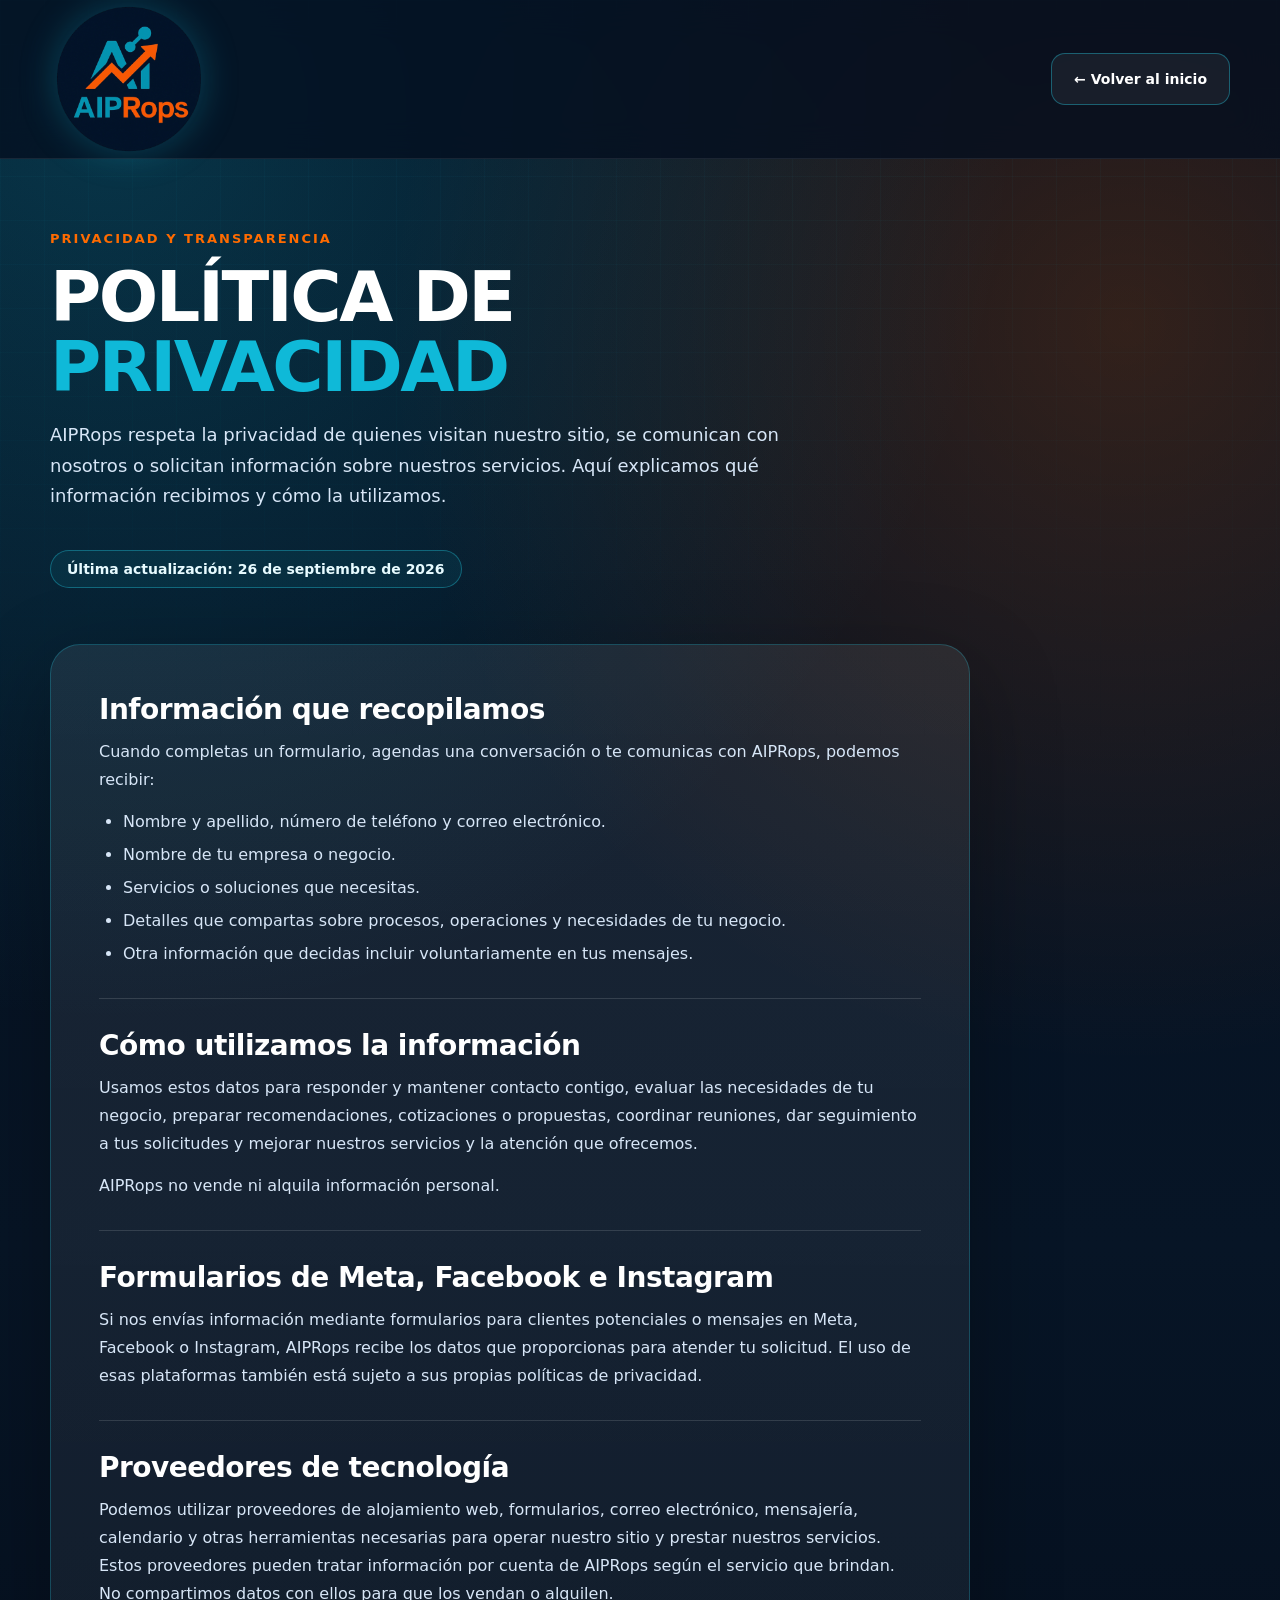
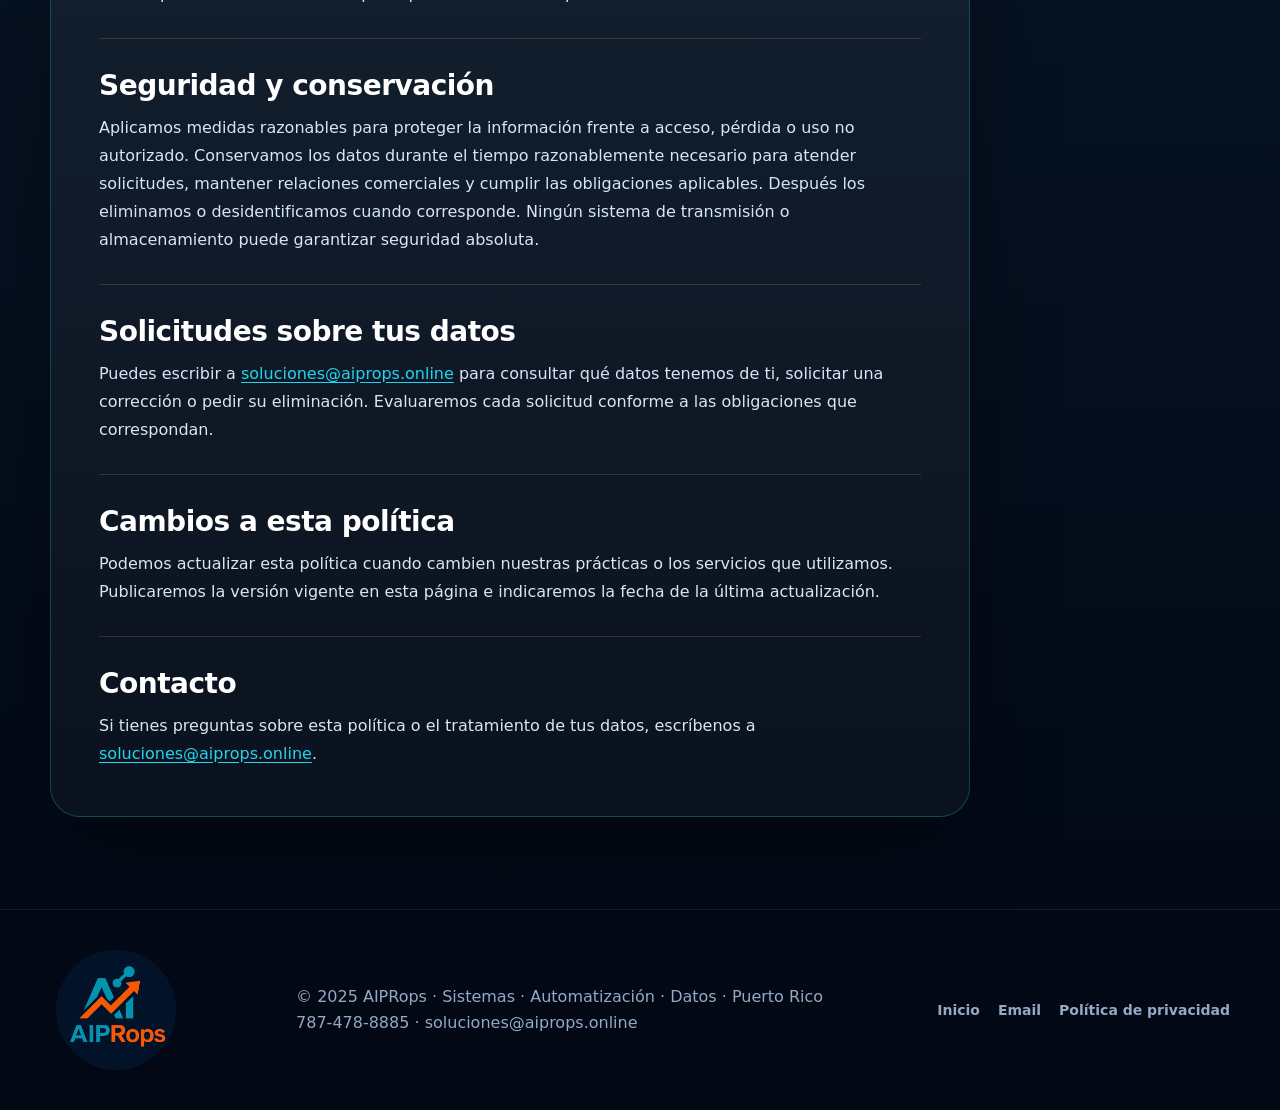
<file: politica-de-privacidad/index.html>
<!DOCTYPE html>
<html lang="es">
<head>
  <meta charset="UTF-8">
  <meta name="viewport" content="width=device-width, initial-scale=1.0">
  <title>Política de Privacidad | AIPRops</title>
  <meta name="description" content="Conoce cómo AIPRops recopila, utiliza y protege la información que compartes al solicitar nuestros servicios.">
  <link rel="canonical" href="https://www.aiprops.online/politica-de-privacidad">
  <style>
    :root { --navy:#050f1f; --cyan:#0fb9d8; --orange:#ff6b00; --white:#fff; --text:#d7e6f7; --muted:#93a9c4; --border:rgba(255,255,255,.13); }
    * { box-sizing:border-box; }
    html { scroll-behavior:smooth; }
    body { margin:0; font-family:Inter,system-ui,-apple-system,BlinkMacSystemFont,"Segoe UI",sans-serif; color:var(--white); background:radial-gradient(circle at 8% 4%,rgba(15,185,216,.22),transparent 32%),radial-gradient(circle at 88% 12%,rgba(255,107,0,.18),transparent 28%),linear-gradient(180deg,#050f1f 0%,#071526 46%,#020713 100%); min-height:100vh; }
    body::before { content:""; position:fixed; inset:0; pointer-events:none; background-image:linear-gradient(rgba(35,213,238,.04) 1px,transparent 1px),linear-gradient(90deg,rgba(35,213,238,.04) 1px,transparent 1px); background-size:44px 44px; mask-image:linear-gradient(to bottom,black,transparent 86%); z-index:-1; }
    a { color:inherit; }
    .container { width:min(1180px,calc(100% - 38px)); margin:0 auto; }
    .header { border-bottom:1px solid rgba(255,255,255,.08); background:rgba(5,15,31,.78); backdrop-filter:blur(18px); }
    .nav { min-height:82px; display:flex; align-items:center; justify-content:space-between; gap:22px; }
    .logo { width:158px; max-width:100%; height:auto; display:block; filter:drop-shadow(0 0 18px rgba(15,185,216,.28)); }
    .back { display:inline-flex; align-items:center; justify-content:center; min-height:52px; padding:14px 22px; border-radius:14px; border:1px solid rgba(35,213,238,.36); background:rgba(255,255,255,.06); color:#fff; font-size:14px; font-weight:800; text-decoration:none; }
    .back:hover { border-color:rgba(35,213,238,.7); background:rgba(15,185,216,.13); }
    main { padding:72px 0 92px; }
    .eyebrow { color:var(--orange); font-size:13px; font-weight:900; letter-spacing:2px; text-transform:uppercase; }
    h1 { margin:16px 0 16px; max-width:900px; font-size:clamp(40px,6vw,70px); line-height:1; letter-spacing:-2.5px; text-transform:uppercase; }
    h1 span { color:var(--cyan); }
    .intro { max-width:800px; color:var(--text); font-size:18px; line-height:1.7; }
    .updated { display:inline-block; margin-top:20px; padding:10px 16px; border:1px solid rgba(35,213,238,.34); border-radius:999px; background:rgba(15,185,216,.08); color:#e7fbff; font-size:14px; font-weight:800; }
    .policy { max-width:920px; margin-top:42px; padding:clamp(24px,4vw,48px); border:1px solid rgba(35,213,238,.24); border-radius:30px; background:linear-gradient(180deg,rgba(255,255,255,.075),rgba(255,255,255,.035)); box-shadow:0 30px 90px rgba(0,0,0,.3); }
    .policy section + section { border-top:1px solid var(--border); margin-top:30px; padding-top:30px; }
    .policy h2 { margin:0 0 12px; font-size:clamp(22px,3vw,28px); letter-spacing:-.5px; }
    .policy p, .policy li { color:var(--text); line-height:1.75; font-size:16px; }
    .policy p { margin:0 0 14px; }
    .policy p:last-child { margin-bottom:0; }
    .policy ul { margin:10px 0 0; padding-left:24px; }
    .policy li + li { margin-top:5px; }
    .policy a { color:#23d5ee; text-underline-offset:3px; overflow-wrap:anywhere; }
    footer { padding:34px 0; border-top:1px solid rgba(255,255,255,.08); color:var(--muted); }
    .footer-grid { display:flex; align-items:center; justify-content:space-between; flex-wrap:wrap; gap:20px; }
    .footer-logo { width:132px; height:auto; display:block; }
    footer p { margin:0; line-height:1.6; }
    .footer-links { display:flex; gap:18px; flex-wrap:wrap; font-size:14px; font-weight:800; }
    .footer-links a { text-decoration:none; }
    .footer-links a:hover { color:#fff; }
    @media(max-width:640px) { .container { width:calc(100% - 28px); } .logo { width:126px; } .back { min-height:44px; padding:10px 14px; } main { padding:48px 0 72px; } .policy { border-radius:22px; } }
  </style>
</head>
<body>
  <header class="header">
    <div class="container nav">
      <a href="/" aria-label="AIPRops Inicio"><img src="../assets/logo.png" alt="AIPRops Logo" class="logo"></a>
      <a class="back" href="/">← Volver al inicio</a>
    </div>
  </header>
  <main>
    <div class="container">
      <div class="eyebrow">Privacidad y transparencia</div>
      <h1>Política de <span>Privacidad</span></h1>
      <p class="intro">AIPRops respeta la privacidad de quienes visitan nuestro sitio, se comunican con nosotros o solicitan información sobre nuestros servicios. Aquí explicamos qué información recibimos y cómo la utilizamos.</p>
      <p class="updated">Última actualización: 26 de septiembre de 2026</p>
      <article class="policy">
        <section>
          <h2>Información que recopilamos</h2>
          <p>Cuando completas un formulario, agendas una conversación o te comunicas con AIPRops, podemos recibir:</p>
          <ul>
            <li>Nombre y apellido, número de teléfono y correo electrónico.</li>
            <li>Nombre de tu empresa o negocio.</li>
            <li>Servicios o soluciones que necesitas.</li>
            <li>Detalles que compartas sobre procesos, operaciones y necesidades de tu negocio.</li>
            <li>Otra información que decidas incluir voluntariamente en tus mensajes.</li>
          </ul>
        </section>
        <section>
          <h2>Cómo utilizamos la información</h2>
          <p>Usamos estos datos para responder y mantener contacto contigo, evaluar las necesidades de tu negocio, preparar recomendaciones, cotizaciones o propuestas, coordinar reuniones, dar seguimiento a tus solicitudes y mejorar nuestros servicios y la atención que ofrecemos.</p>
          <p>AIPRops no vende ni alquila información personal.</p>
        </section>
        <section>
          <h2>Formularios de Meta, Facebook e Instagram</h2>
          <p>Si nos envías información mediante formularios para clientes potenciales o mensajes en Meta, Facebook o Instagram, AIPRops recibe los datos que proporcionas para atender tu solicitud. El uso de esas plataformas también está sujeto a sus propias políticas de privacidad.</p>
        </section>
        <section>
          <h2>Proveedores de tecnología</h2>
          <p>Podemos utilizar proveedores de alojamiento web, formularios, correo electrónico, mensajería, calendario y otras herramientas necesarias para operar nuestro sitio y prestar nuestros servicios. Estos proveedores pueden tratar información por cuenta de AIPRops según el servicio que brindan. No compartimos datos con ellos para que los vendan o alquilen.</p>
        </section>
        <section>
          <h2>Seguridad y conservación</h2>
          <p>Aplicamos medidas razonables para proteger la información frente a acceso, pérdida o uso no autorizado. Conservamos los datos durante el tiempo razonablemente necesario para atender solicitudes, mantener relaciones comerciales y cumplir las obligaciones aplicables. Después los eliminamos o desidentificamos cuando corresponde. Ningún sistema de transmisión o almacenamiento puede garantizar seguridad absoluta.</p>
        </section>
        <section>
          <h2>Solicitudes sobre tus datos</h2>
          <p>Puedes escribir a <a href="mailto:soluciones@aiprops.online">soluciones@aiprops.online</a> para consultar qué datos tenemos de ti, solicitar una corrección o pedir su eliminación. Evaluaremos cada solicitud conforme a las obligaciones que correspondan.</p>
        </section>
        <section>
          <h2>Cambios a esta política</h2>
          <p>Podemos actualizar esta política cuando cambien nuestras prácticas o los servicios que utilizamos. Publicaremos la versión vigente en esta página e indicaremos la fecha de la última actualización.</p>
        </section>
        <section>
          <h2>Contacto</h2>
          <p>Si tienes preguntas sobre esta política o el tratamiento de tus datos, escríbenos a <a href="mailto:soluciones@aiprops.online">soluciones@aiprops.online</a>.</p>
        </section>
      </article>
    </div>
  </main>
  <footer>
    <div class="container footer-grid">
      <a href="/" aria-label="AIPRops Inicio"><img src="../assets/logo.png" alt="AIPRops Logo" class="footer-logo"></a>
      <p>© 2025 AIPRops · Sistemas · Automatización · Datos · Puerto Rico<br>787-478-8885 · soluciones@aiprops.online</p>
      <div class="footer-links"><a href="/">Inicio</a><a href="mailto:soluciones@aiprops.online">Email</a><a href="/politica-de-privacidad" aria-current="page">Política de privacidad</a></div>
    </div>
  </footer>
</body>
</html>
</file>
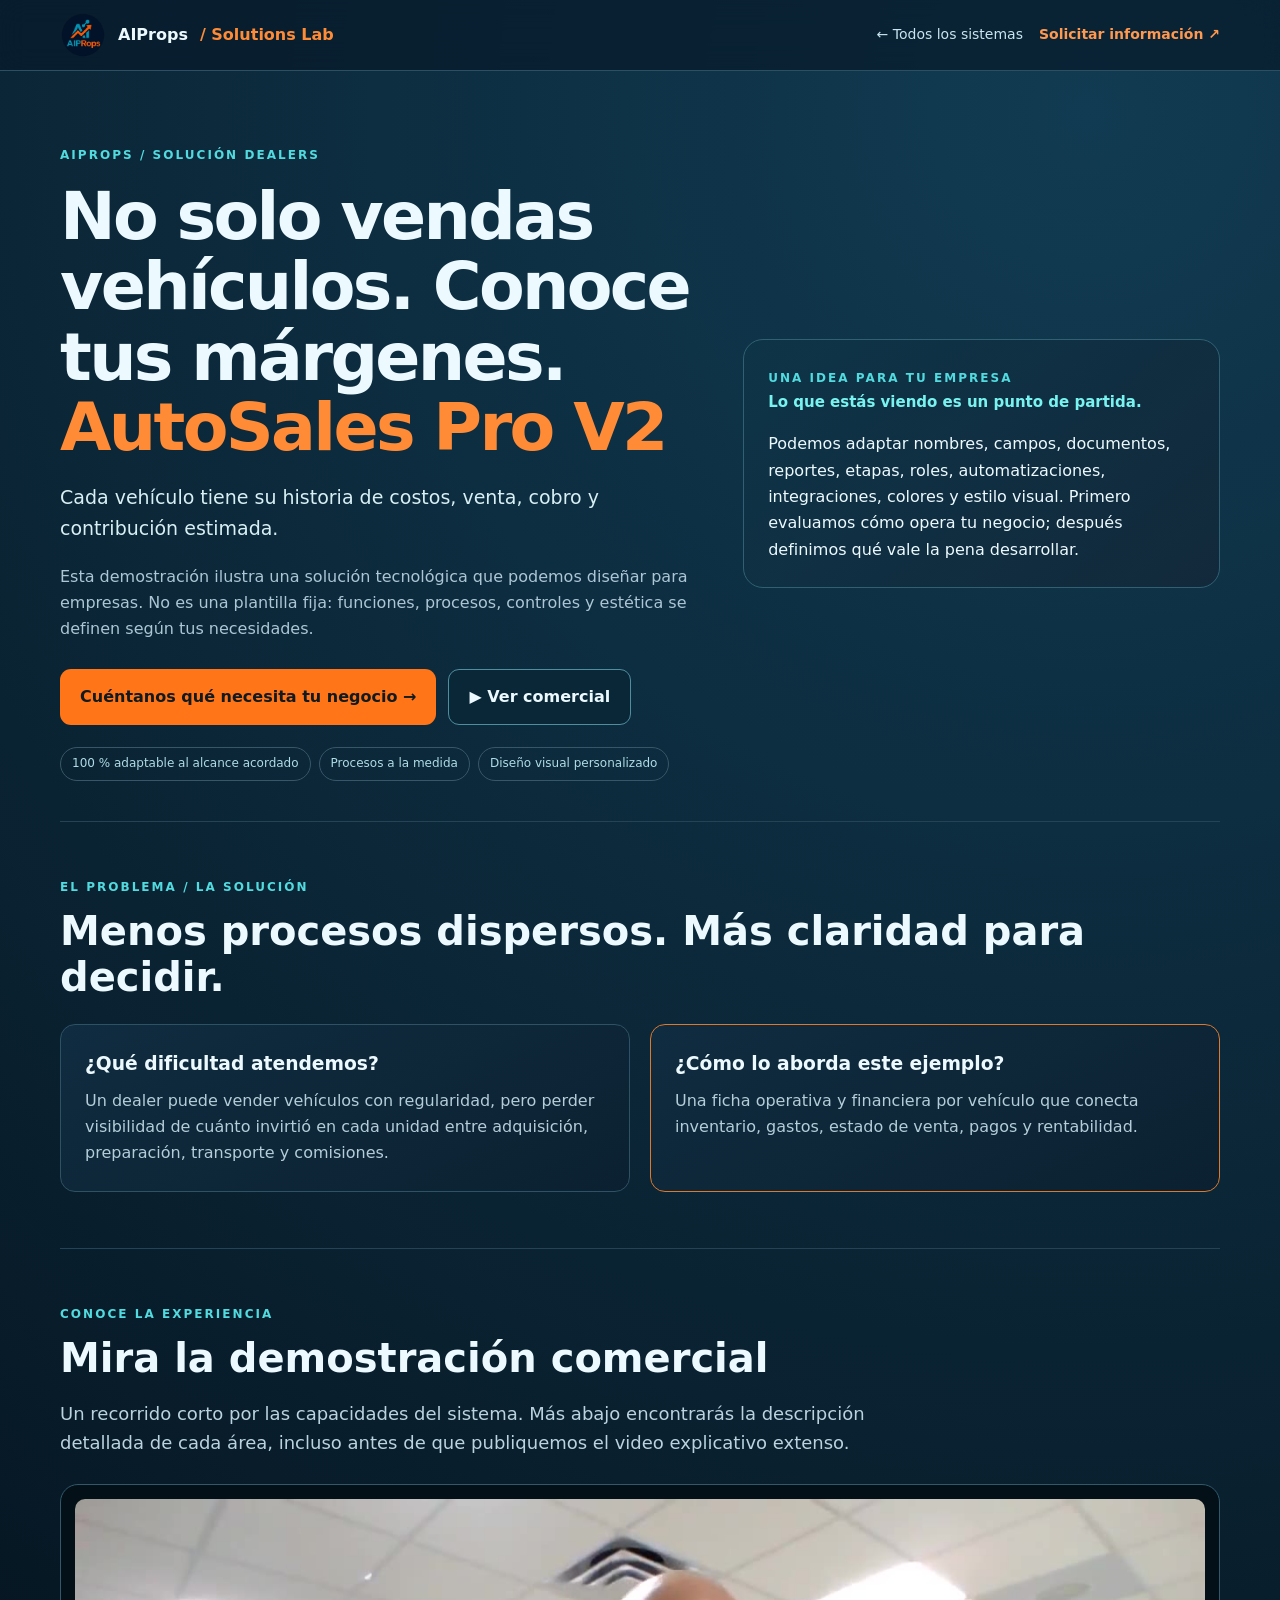
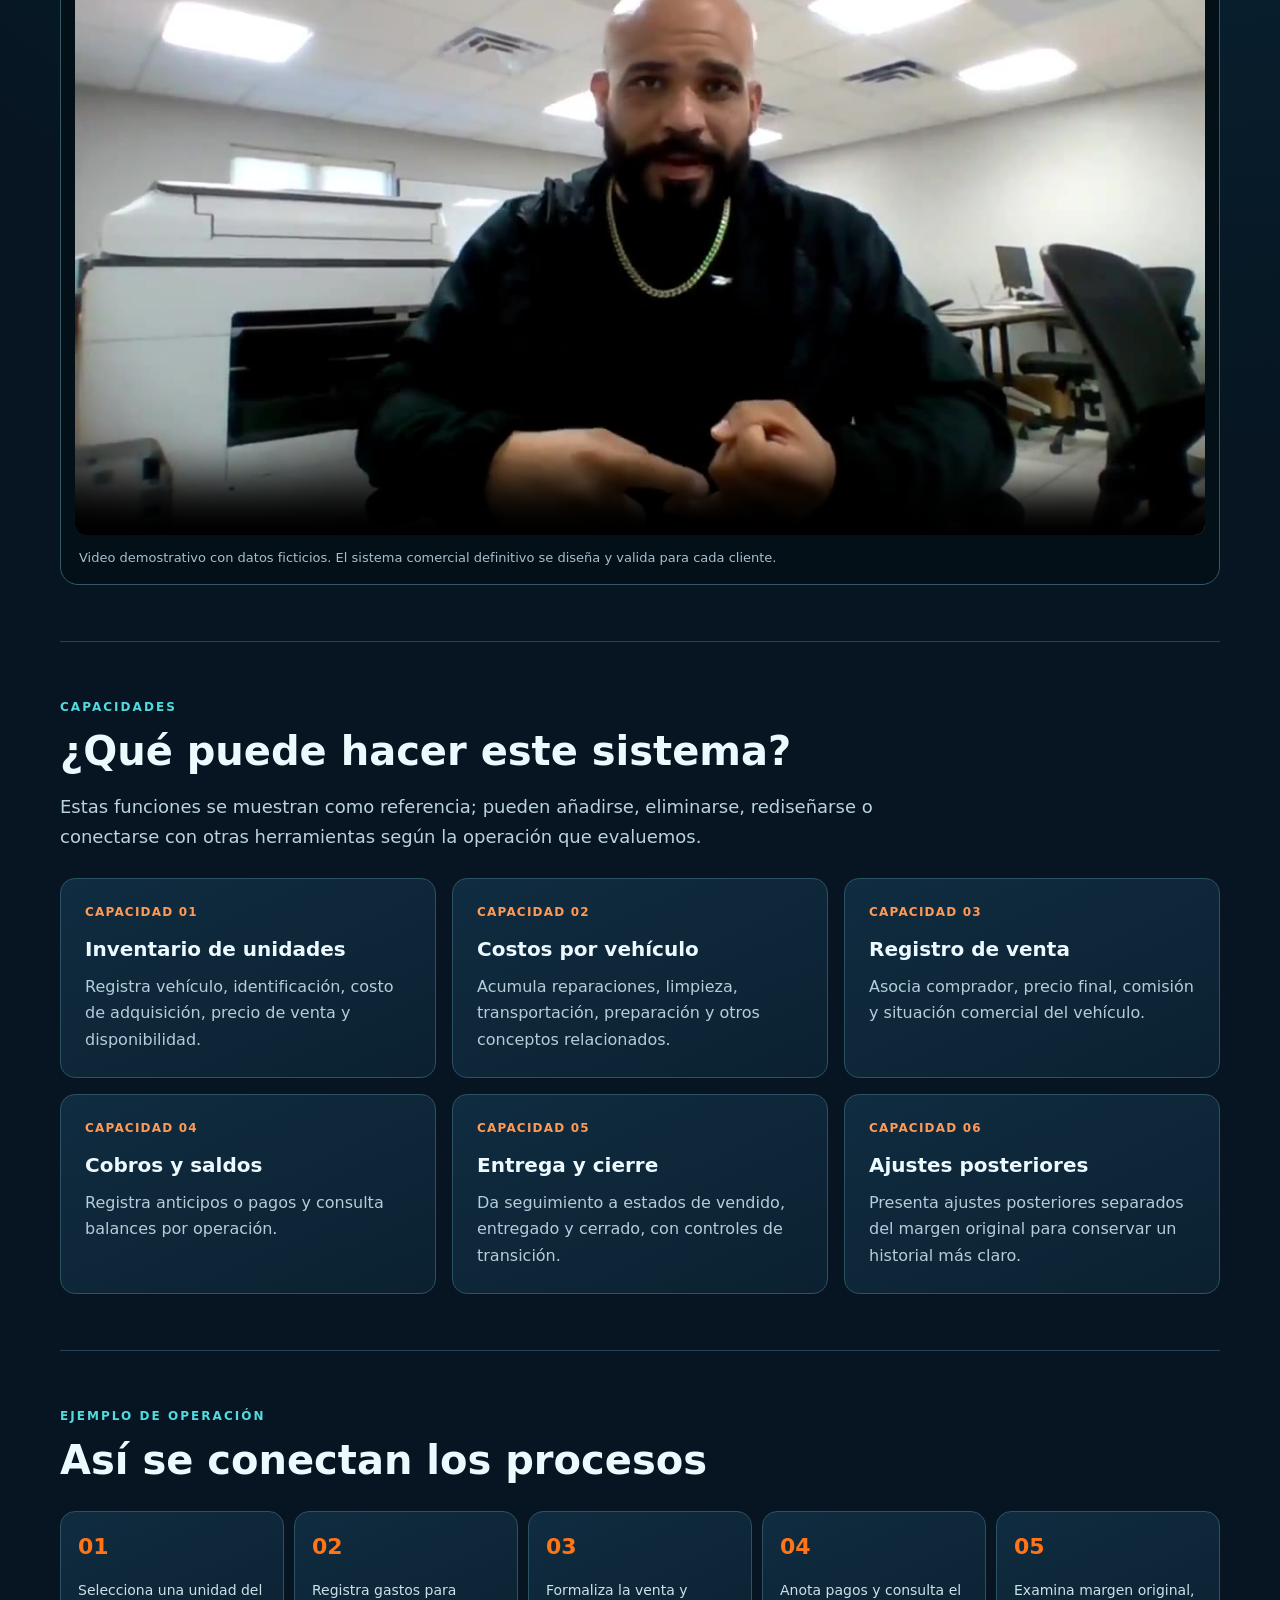
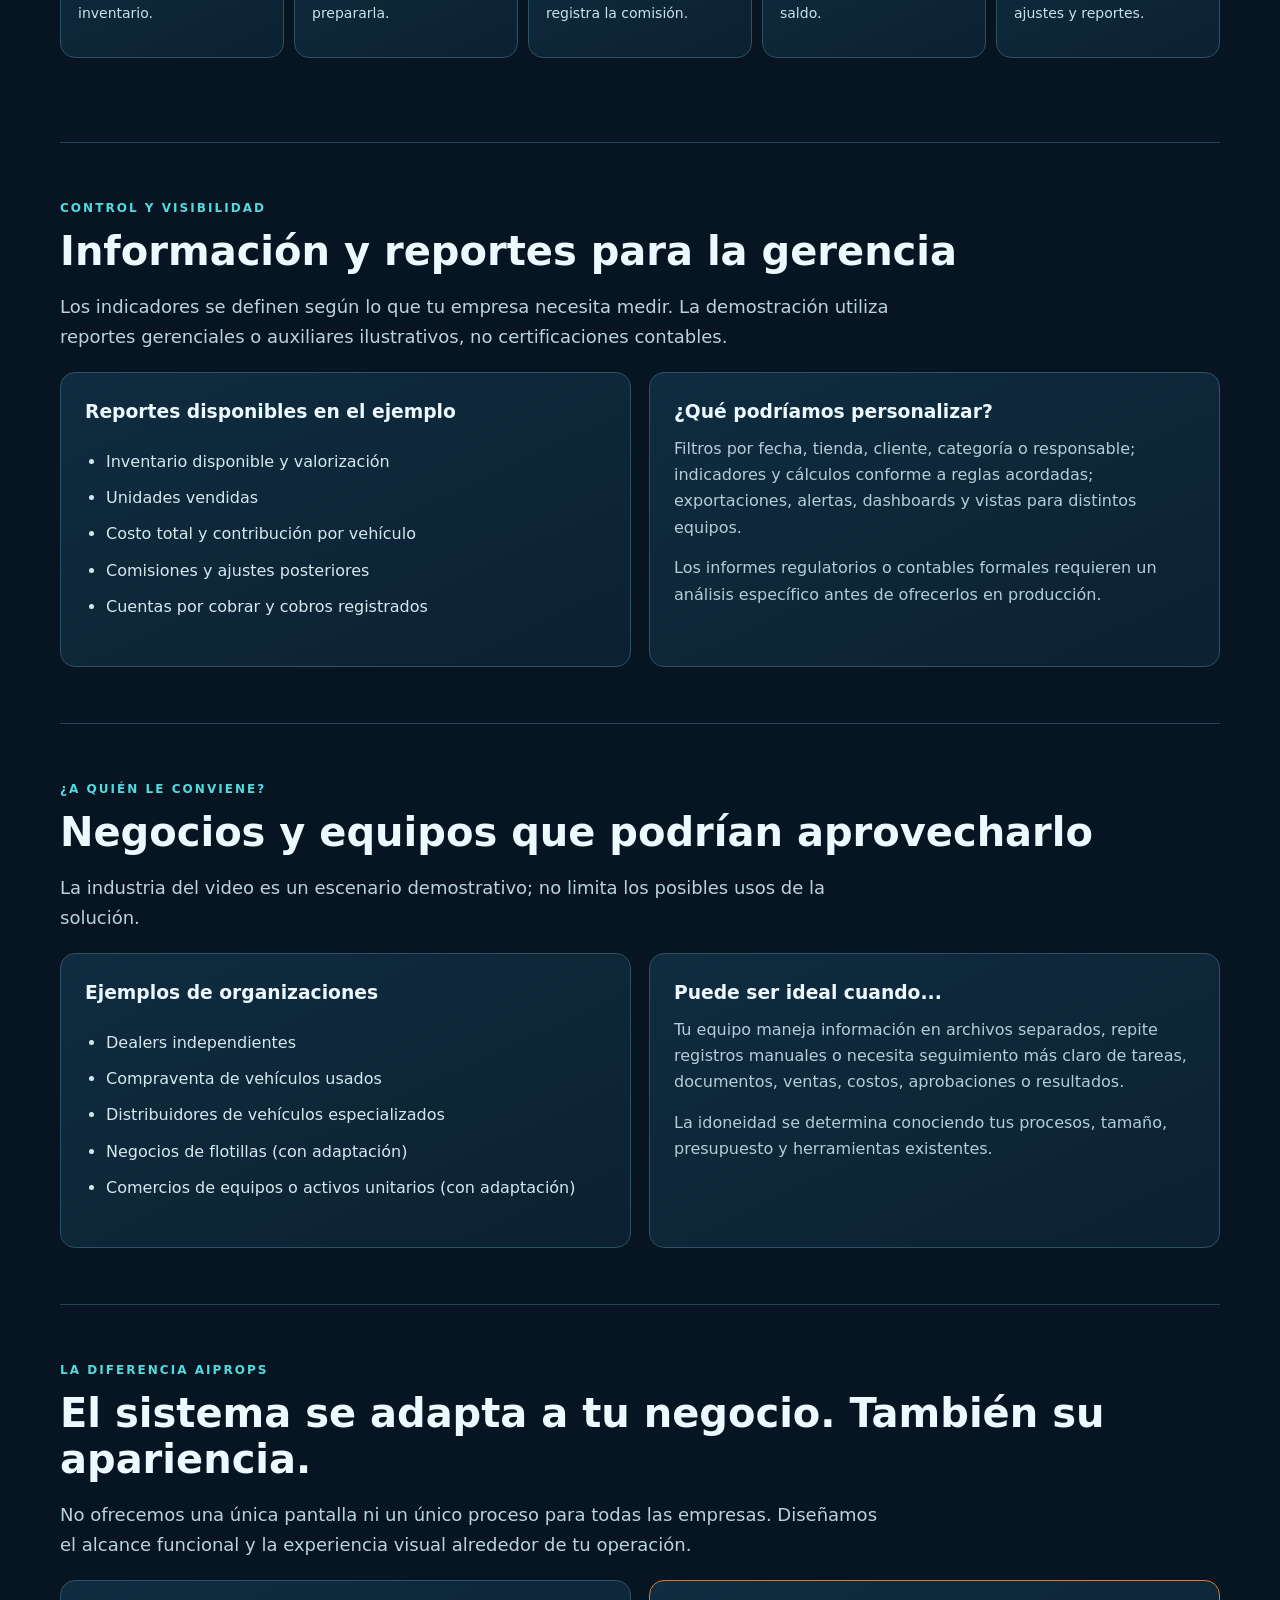
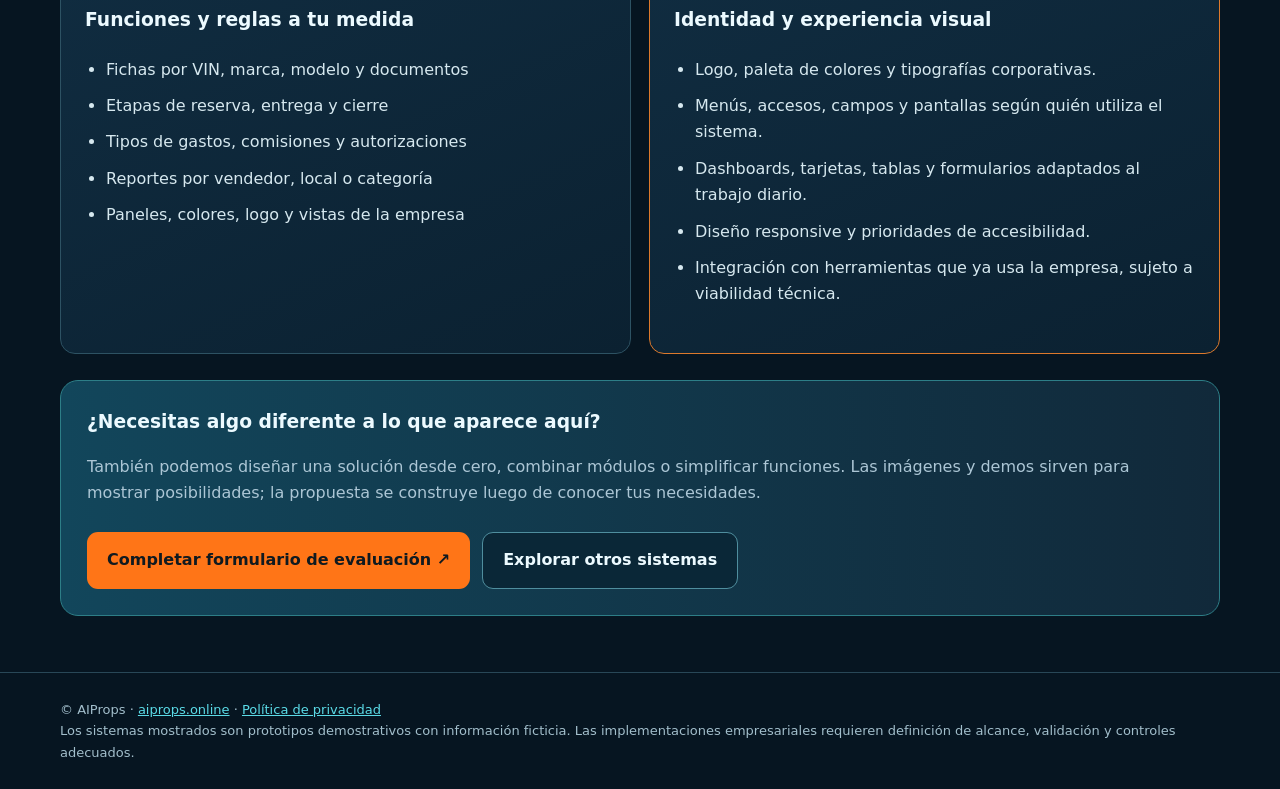
<file: soluciones/autosales/index.html>
<!doctype html><html lang="es"><head><meta charset="utf-8"><meta name="viewport" content="width=device-width,initial-scale=1"><meta name="description" content="Cada vehículo tiene su historia de costos, venta, cobro y contribución estimada. Descubre cómo AIProps personaliza funciones, flujos y estética para tu negocio."><meta name="theme-color" content="#061521"><title>AutoSales Pro V2 | Solución personalizada AIProps</title><style>
:root{color-scheme:dark;--bg:#061521;--card:#102a3b;--cyan:#23c5d7;--orange:#ff7517;--ink:#ecfaff;--muted:#acc6d5}*{box-sizing:border-box}html{scroll-behavior:smooth}body{margin:0;background:radial-gradient(circle at 85% 2%,#113b52 0,transparent 35%),var(--bg);font:16px/1.65 system-ui,-apple-system,Segoe UI,sans-serif;color:var(--ink)}a{color:inherit}a:focus-visible,button:focus-visible{outline:3px solid var(--orange);outline-offset:4px}.wrap{width:min(1160px,calc(100% - 42px));margin:auto}.top{border-bottom:1px solid #2b5062;background:#071b2bba;position:sticky;top:0;backdrop-filter:blur(14px);z-index:5}.top .wrap{display:flex;align-items:center;justify-content:space-between;gap:20px;padding:12px 0}.brand{display:flex;align-items:center;gap:12px;text-decoration:none;font-weight:800}.brand img{width:46px;height:46px;object-fit:contain}.topnav{display:flex;gap:16px;align-items:center}.topnav a{text-decoration:none;color:#c8e5ef;font-size:14px}.eyebrow{color:#51dbdf;font-size:12px;text-transform:uppercase;letter-spacing:.17em;font-weight:800}.hero{padding:75px 0 40px;display:grid;grid-template-columns:1.15fr .85fr;align-items:center;gap:38px}.hero h1{font-size:clamp(38px,5.2vw,70px);line-height:1.06;letter-spacing:-.04em;margin:15px 0 18px}.hero h1 span{color:#ff8b36}.sub{font-size:19px;color:#d8eff4}.muted{color:var(--muted)}.actions{display:flex;gap:12px;flex-wrap:wrap;margin-top:26px}.btn{border-radius:11px;padding:14px 20px;font-weight:800;text-decoration:none;display:inline-flex;justify-content:center;align-items:center}.primary{background:var(--orange);color:#101a20}.secondary{border:1px solid #4f8e9e;background:#0a2737}.hero-note{background:linear-gradient(140deg,#0e3448,#12293b);padding:24px;border:1px solid #306173;border-radius:20px}.hero-note strong{display:block;color:#78f3ef;font-size:15px}.hero-note p{margin-bottom:0}.pillset{display:flex;flex-wrap:wrap;gap:8px;margin-top:22px}.pill{border:1px solid #375768;border-radius:999px;padding:6px 11px;font-size:12px;color:#afdce6}.section{padding:56px 0;border-top:1px solid #244354}.section h2{font-size:clamp(28px,3.4vw,40px);line-height:1.15;margin:10px 0 16px}.lede{font-size:18px;color:#bad3df;max-width:830px}.compare{display:grid;grid-template-columns:1fr 1fr;gap:20px;margin-top:24px}.panel,.feature,.step,.highlight{background:linear-gradient(155deg,#102c40,#0b2131);border:1px solid #2d5263;border-radius:15px;padding:24px}.panel h3,.feature h3{margin:0 0 8px}.panel p,.feature p{margin:0;color:#b4cdd9}.panel.accent{border-color:#dc792c}.grid{display:grid;grid-template-columns:repeat(3,minmax(0,1fr));gap:16px;margin-top:27px}.feature .num{font-size:12px;letter-spacing:.1em;color:#ff9953;font-weight:800}.feature h3{font-size:20px;margin-top:10px}.video-wrap{background:#031018;padding:14px;border:1px solid #31586b;border-radius:18px;margin-top:26px}video{display:block;width:100%;aspect-ratio:16/9;object-fit:contain;background:#000;border-radius:10px}.video-caption{color:#a8bfcb;font-size:13px;margin:12px 4px 2px}.cols{display:grid;grid-template-columns:1fr 1fr;gap:18px;margin-top:20px}ul{padding-left:21px}li{padding:5px 0;color:#d6e8ef}.timeline{display:grid;grid-template-columns:repeat(5,1fr);gap:10px;margin:28px 0}.step{padding:17px}.step b{color:var(--orange);display:block;font-size:22px}.step p{font-size:14px;color:#c9e2ea}.callout{background:linear-gradient(90deg,#12465b,#11293a);border:1px solid #2d7e87;border-radius:18px;padding:26px;margin-top:26px}.callout h3{margin:0 0 7px}.foot{border-top:1px solid #284757;padding:26px 0;color:#a2becb;font-size:13px}.foot a{color:#5bdbe7}@media(max-width:850px){.hero{grid-template-columns:1fr;padding-top:44px}.grid{grid-template-columns:repeat(2,1fr)}.timeline{grid-template-columns:repeat(2,1fr)}}@media(max-width:620px){.topnav a:first-child{display:none}.grid,.cols,.compare,.timeline{grid-template-columns:1fr}.topnav{gap:10px}.hero h1{font-size:39px}.section{padding:42px 0}}
</style></head><body>
<header class="top"><div class="wrap"><a class="brand" href="../../index.html" aria-label="AIProps inicio"><img src="../../assets/logo.png" alt="Logo AIProps">AIProps <span style="color:#ff8b36">/ Solutions Lab</span></a><nav class="topnav" aria-label="Navegación"><a href="../../index.html#demo-lab">← Todos los sistemas</a><a href="../../index.html?solution=autosales#agenda" style="color:#ff9950;font-weight:800">Solicitar información ↗</a></nav></div></header>
<main class="wrap"><div class="hero"><div><div class="eyebrow">AIProps / Solución Dealers</div><h1>No solo vendas vehículos. Conoce tus márgenes. <span>AutoSales Pro V2</span></h1><p class="sub">Cada vehículo tiene su historia de costos, venta, cobro y contribución estimada.</p><p class="muted">Esta demostración ilustra una solución tecnológica que podemos diseñar para empresas. No es una plantilla fija: funciones, procesos, controles y estética se definen según tus necesidades.</p><div class="actions"><a class="btn primary" href="../../index.html?solution=autosales#agenda">Cuéntanos qué necesita tu negocio →</a><a class="btn secondary" href="#video">▶ Ver comercial</a></div><div class="pillset"><span class="pill">100 % adaptable al alcance acordado</span><span class="pill">Procesos a la medida</span><span class="pill">Diseño visual personalizado</span></div></div><aside class="hero-note"><span class="eyebrow">Una idea para tu empresa</span><strong>Lo que estás viendo es un punto de partida.</strong><p>Podemos adaptar nombres, campos, documentos, reportes, etapas, roles, automatizaciones, integraciones, colores y estilo visual. Primero evaluamos cómo opera tu negocio; después definimos qué vale la pena desarrollar.</p></aside></div>
<section class="section" id="valor"><div class="eyebrow">El problema / La solución</div><h2>Menos procesos dispersos. Más claridad para decidir.</h2><div class="compare"><article class="panel"><h3>¿Qué dificultad atendemos?</h3><p>Un dealer puede vender vehículos con regularidad, pero perder visibilidad de cuánto invirtió en cada unidad entre adquisición, preparación, transporte y comisiones.</p></article><article class="panel accent"><h3>¿Cómo lo aborda este ejemplo?</h3><p>Una ficha operativa y financiera por vehículo que conecta inventario, gastos, estado de venta, pagos y rentabilidad.</p></article></div></section>
<section class="section" id="video"><div class="eyebrow">Conoce la experiencia</div><h2>Mira la demostración comercial</h2><p class="lede">Un recorrido corto por las capacidades del sistema. Más abajo encontrarás la descripción detallada de cada área, incluso antes de que publiquemos el video explicativo extenso.</p><div class="video-wrap"><video controls preload="metadata" playsinline poster="../../assets/demos/autosales-poster.jpg"><source src="../../assets/demos/autosales.mp4" type="video/mp4">Tu navegador no puede reproducir el archivo.</video><p class="video-caption">Video demostrativo con datos ficticios. El sistema comercial definitivo se diseña y valida para cada cliente.</p></div></section>
<section class="section" id="funcionalidades"><div class="eyebrow">Capacidades</div><h2>¿Qué puede hacer este sistema?</h2><p class="lede">Estas funciones se muestran como referencia; pueden añadirse, eliminarse, rediseñarse o conectarse con otras herramientas según la operación que evaluemos.</p><div class="grid"><article class="feature"><div class="num">CAPACIDAD 01</div><h3>Inventario de unidades</h3><p>Registra vehículo, identificación, costo de adquisición, precio de venta y disponibilidad.</p></article><article class="feature"><div class="num">CAPACIDAD 02</div><h3>Costos por vehículo</h3><p>Acumula reparaciones, limpieza, transportación, preparación y otros conceptos relacionados.</p></article><article class="feature"><div class="num">CAPACIDAD 03</div><h3>Registro de venta</h3><p>Asocia comprador, precio final, comisión y situación comercial del vehículo.</p></article><article class="feature"><div class="num">CAPACIDAD 04</div><h3>Cobros y saldos</h3><p>Registra anticipos o pagos y consulta balances por operación.</p></article><article class="feature"><div class="num">CAPACIDAD 05</div><h3>Entrega y cierre</h3><p>Da seguimiento a estados de vendido, entregado y cerrado, con controles de transición.</p></article><article class="feature"><div class="num">CAPACIDAD 06</div><h3>Ajustes posteriores</h3><p>Presenta ajustes posteriores separados del margen original para conservar un historial más claro.</p></article></div></section>
<section class="section"><div class="eyebrow">Ejemplo de operación</div><h2>Así se conectan los procesos</h2><div class="timeline"><article class="step"><b>01</b><p>Selecciona una unidad del inventario.</p></article><article class="step"><b>02</b><p>Registra gastos para prepararla.</p></article><article class="step"><b>03</b><p>Formaliza la venta y registra la comisión.</p></article><article class="step"><b>04</b><p>Anota pagos y consulta el saldo.</p></article><article class="step"><b>05</b><p>Examina margen original, ajustes y reportes.</p></article></div></section>
<section class="section" id="reportes"><div class="eyebrow">Control y visibilidad</div><h2>Información y reportes para la gerencia</h2><p class="lede">Los indicadores se definen según lo que tu empresa necesita medir. La demostración utiliza reportes gerenciales o auxiliares ilustrativos, no certificaciones contables.</p><div class="cols"><article class="panel"><h3>Reportes disponibles en el ejemplo</h3><ul><li>Inventario disponible y valorización</li><li>Unidades vendidas</li><li>Costo total y contribución por vehículo</li><li>Comisiones y ajustes posteriores</li><li>Cuentas por cobrar y cobros registrados</li></ul></article><article class="panel"><h3>¿Qué podríamos personalizar?</h3><p>Filtros por fecha, tienda, cliente, categoría o responsable; indicadores y cálculos conforme a reglas acordadas; exportaciones, alertas, dashboards y vistas para distintos equipos.</p><p style="margin-top:14px">Los informes regulatorios o contables formales requieren un análisis específico antes de ofrecerlos en producción.</p></article></div></section>
<section class="section" id="industrias"><div class="eyebrow">¿A quién le conviene?</div><h2>Negocios y equipos que podrían aprovecharlo</h2><p class="lede">La industria del video es un escenario demostrativo; no limita los posibles usos de la solución.</p><div class="cols"><article class="panel"><h3>Ejemplos de organizaciones</h3><ul><li>Dealers independientes</li><li>Compraventa de vehículos usados</li><li>Distribuidores de vehículos especializados</li><li>Negocios de flotillas (con adaptación)</li><li>Comercios de equipos o activos unitarios (con adaptación)</li></ul></article><article class="panel"><h3>Puede ser ideal cuando...</h3><p>Tu equipo maneja información en archivos separados, repite registros manuales o necesita seguimiento más claro de tareas, documentos, ventas, costos, aprobaciones o resultados.</p><p style="margin-top:14px">La idoneidad se determina conociendo tus procesos, tamaño, presupuesto y herramientas existentes.</p></article></div></section>
<section class="section" id="personalizacion"><div class="eyebrow">La diferencia AIProps</div><h2>El sistema se adapta a tu negocio. También su apariencia.</h2><p class="lede">No ofrecemos una única pantalla ni un único proceso para todas las empresas. Diseñamos el alcance funcional y la experiencia visual alrededor de tu operación.</p><div class="cols"><article class="panel"><h3>Funciones y reglas a tu medida</h3><ul><li>Fichas por VIN, marca, modelo y documentos</li><li>Etapas de reserva, entrega y cierre</li><li>Tipos de gastos, comisiones y autorizaciones</li><li>Reportes por vendedor, local o categoría</li><li>Paneles, colores, logo y vistas de la empresa</li></ul></article><article class="panel accent"><h3>Identidad y experiencia visual</h3><ul><li>Logo, paleta de colores y tipografías corporativas.</li><li>Menús, accesos, campos y pantallas según quién utiliza el sistema.</li><li>Dashboards, tarjetas, tablas y formularios adaptados al trabajo diario.</li><li>Diseño responsive y prioridades de accesibilidad.</li><li>Integración con herramientas que ya usa la empresa, sujeto a viabilidad técnica.</li></ul></article></div><div class="callout"><h3>¿Necesitas algo diferente a lo que aparece aquí?</h3><p class="muted">También podemos diseñar una solución desde cero, combinar módulos o simplificar funciones. Las imágenes y demos sirven para mostrar posibilidades; la propuesta se construye luego de conocer tus necesidades.</p><div class="actions"><a class="btn primary" href="../../index.html?solution=autosales#agenda">Completar formulario de evaluación ↗</a><a class="btn secondary" href="../../index.html#demo-lab">Explorar otros sistemas</a></div></div></section>
</main><footer class="foot"><div class="wrap">© AIProps · <a href="../../index.html">aiprops.online</a> · <a href="../../politica-de-privacidad/">Política de privacidad</a><br>Los sistemas mostrados son prototipos demostrativos con información ficticia. Las implementaciones empresariales requieren definición de alcance, validación y controles adecuados.</div></footer></body></html>
</file>
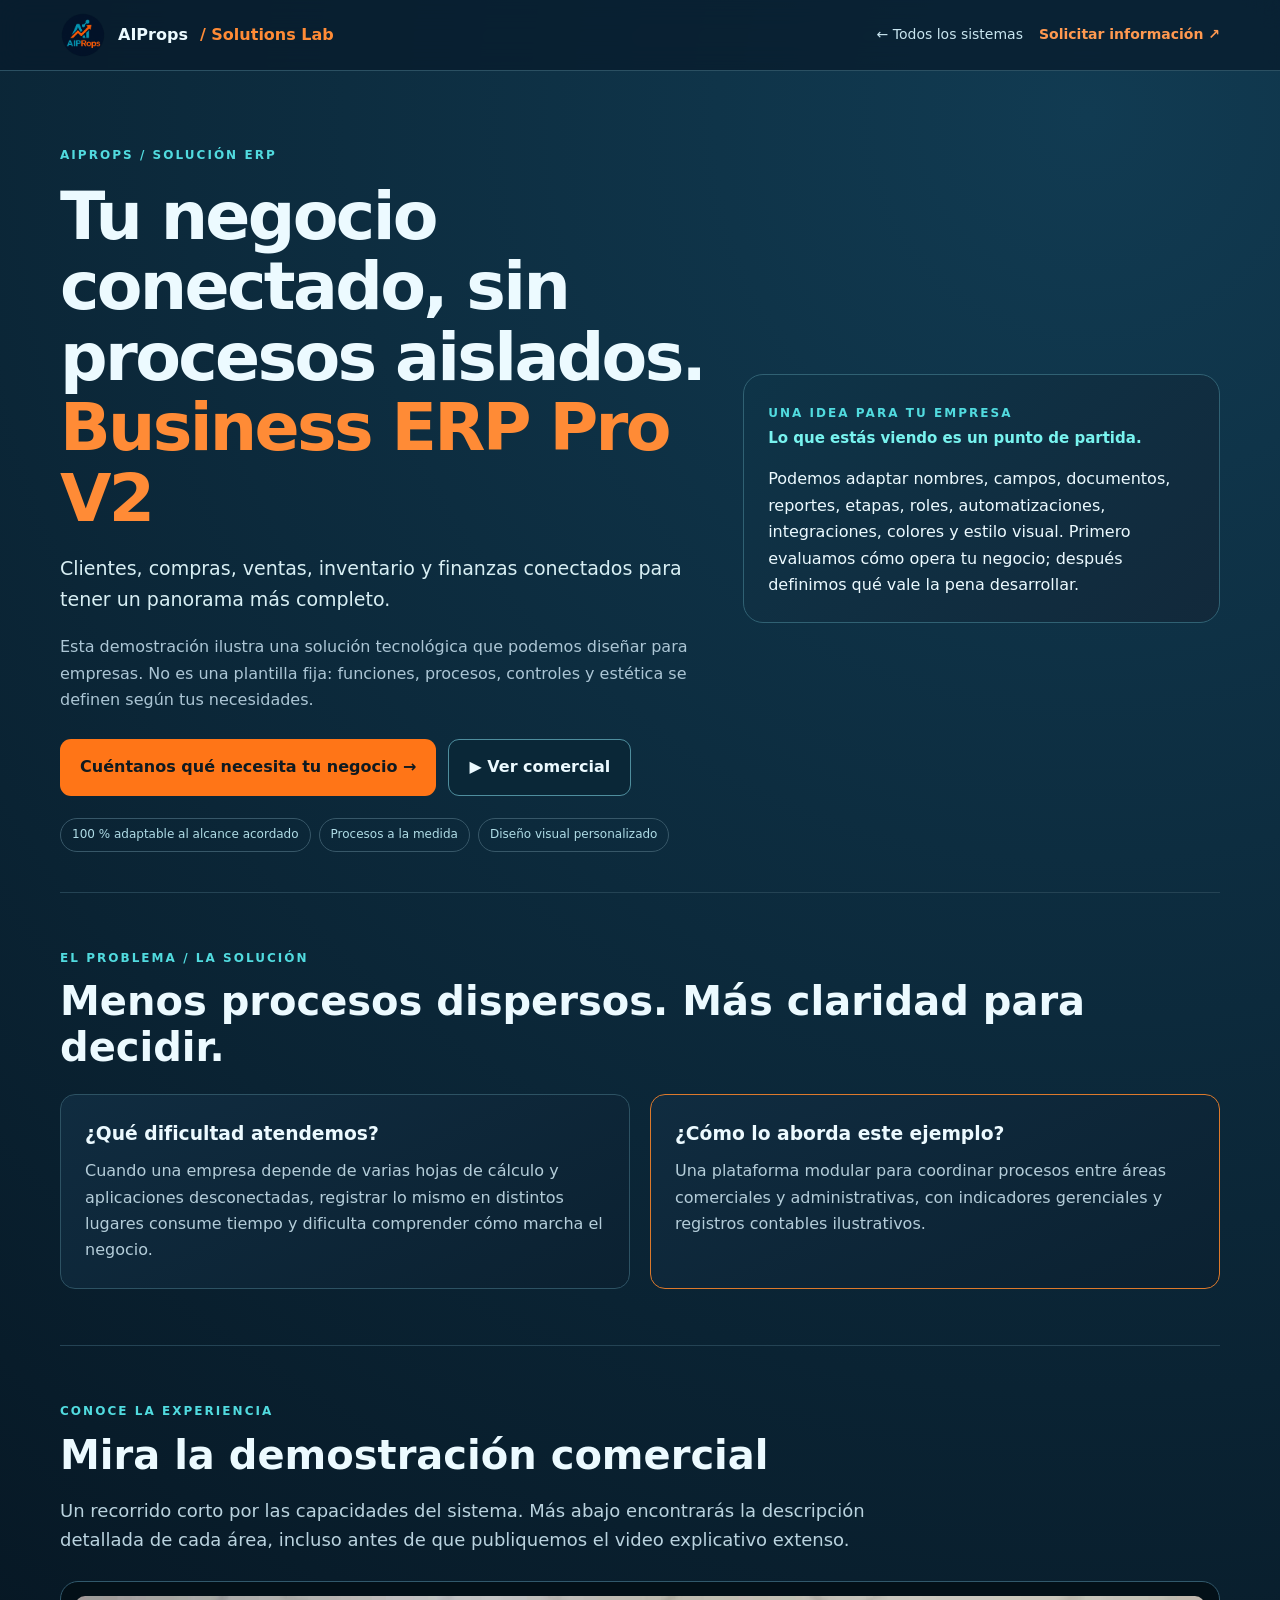
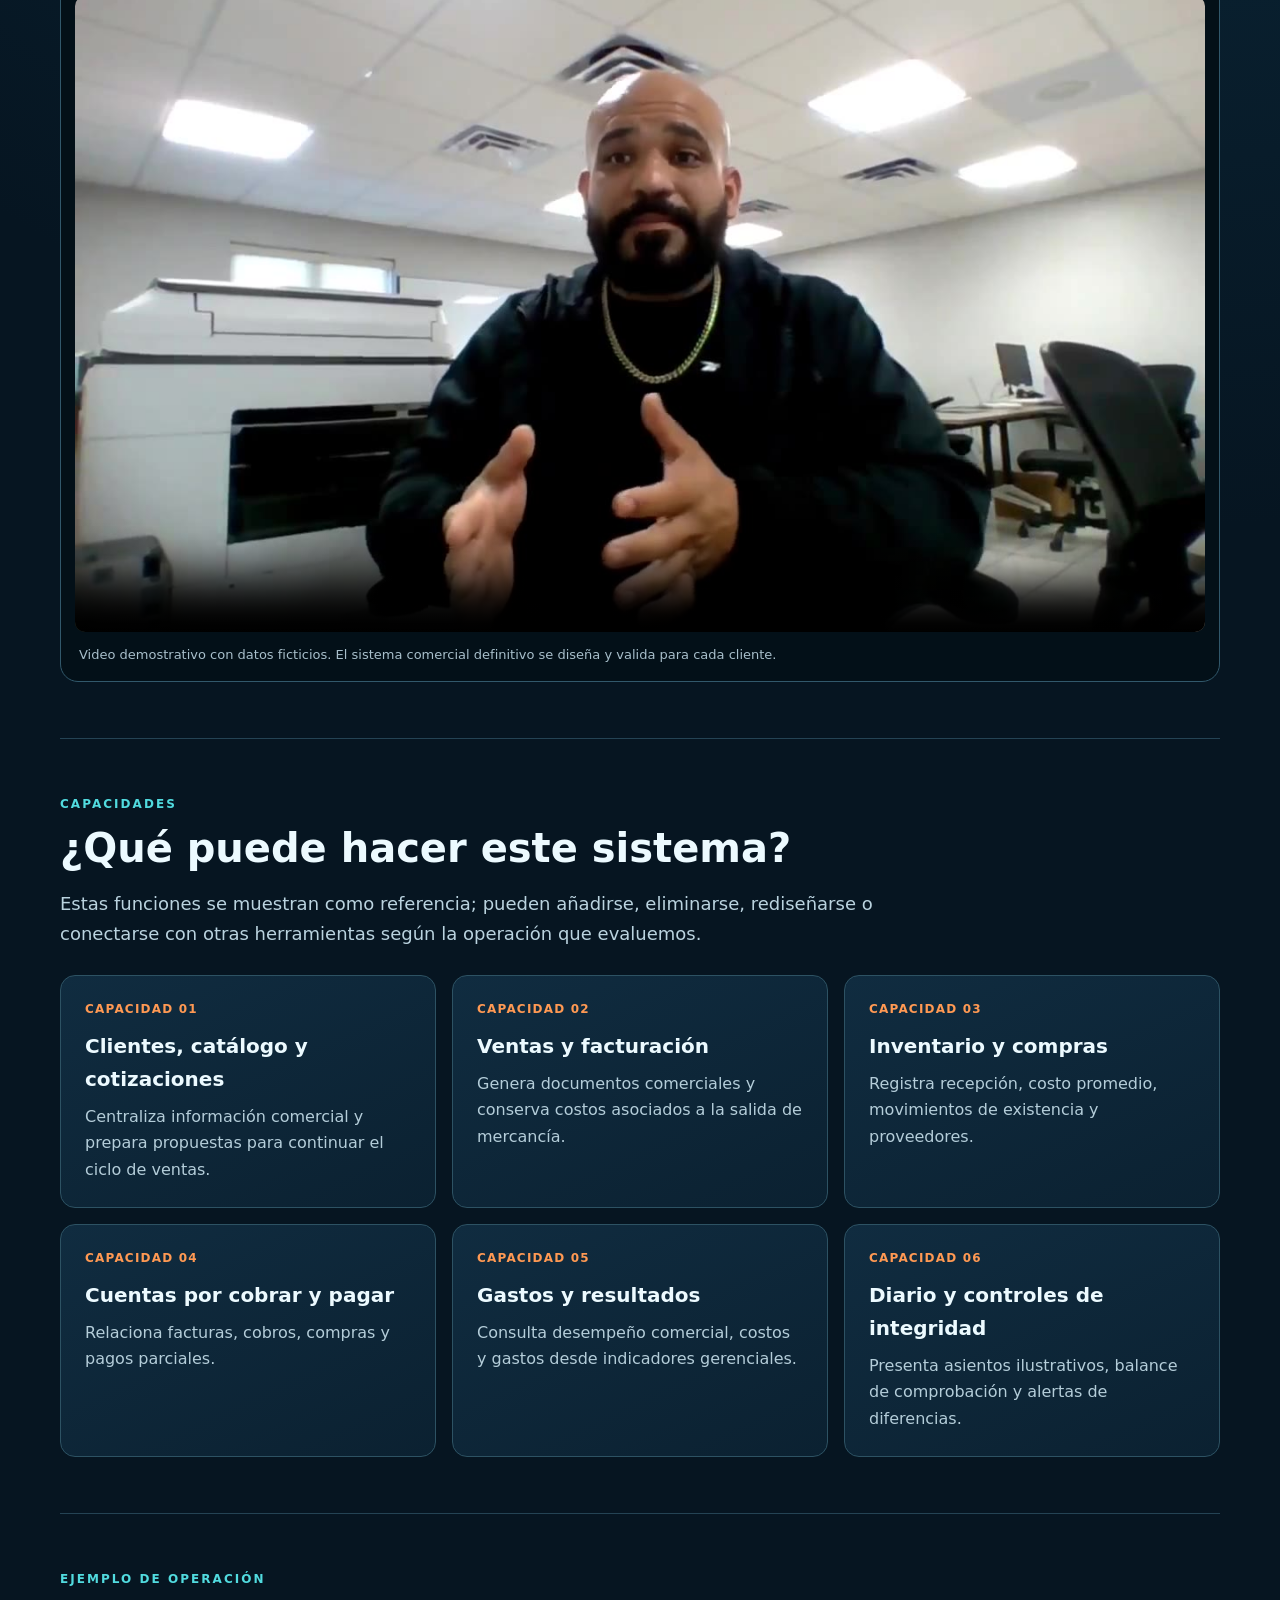
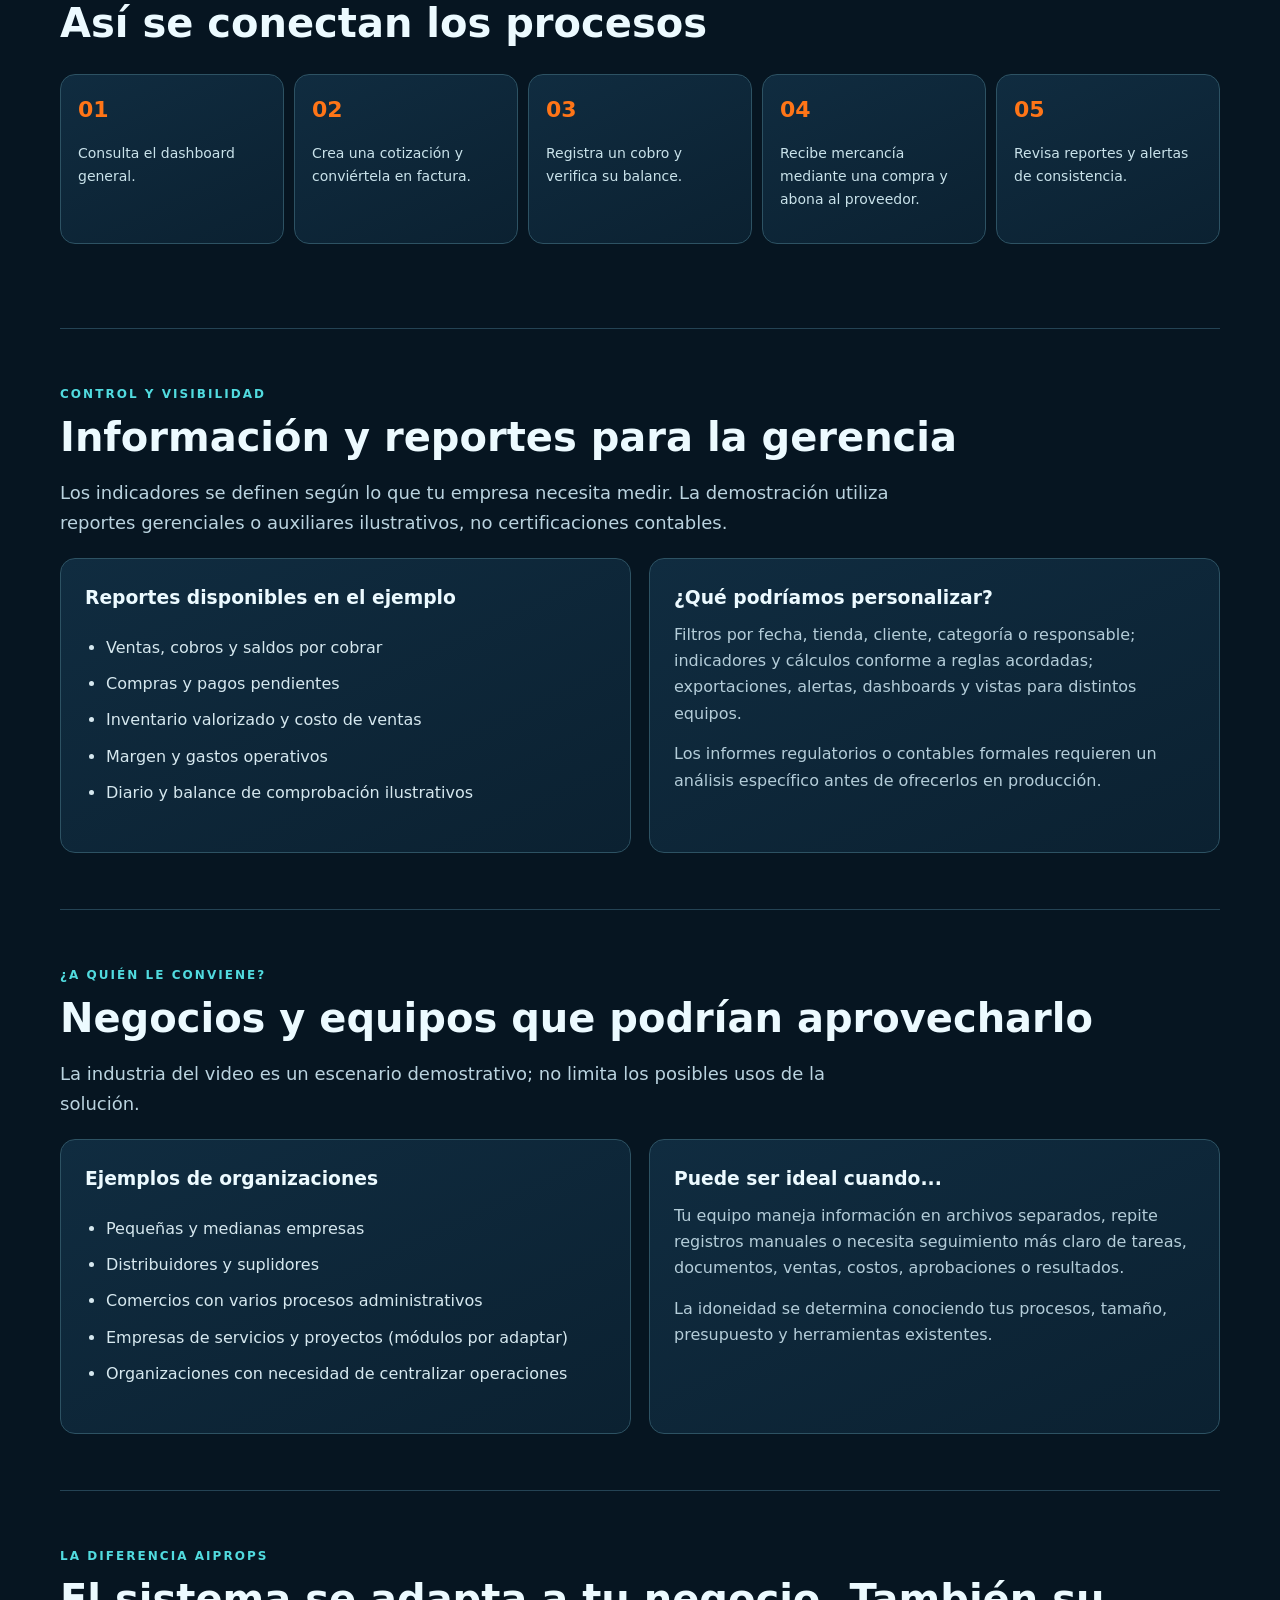
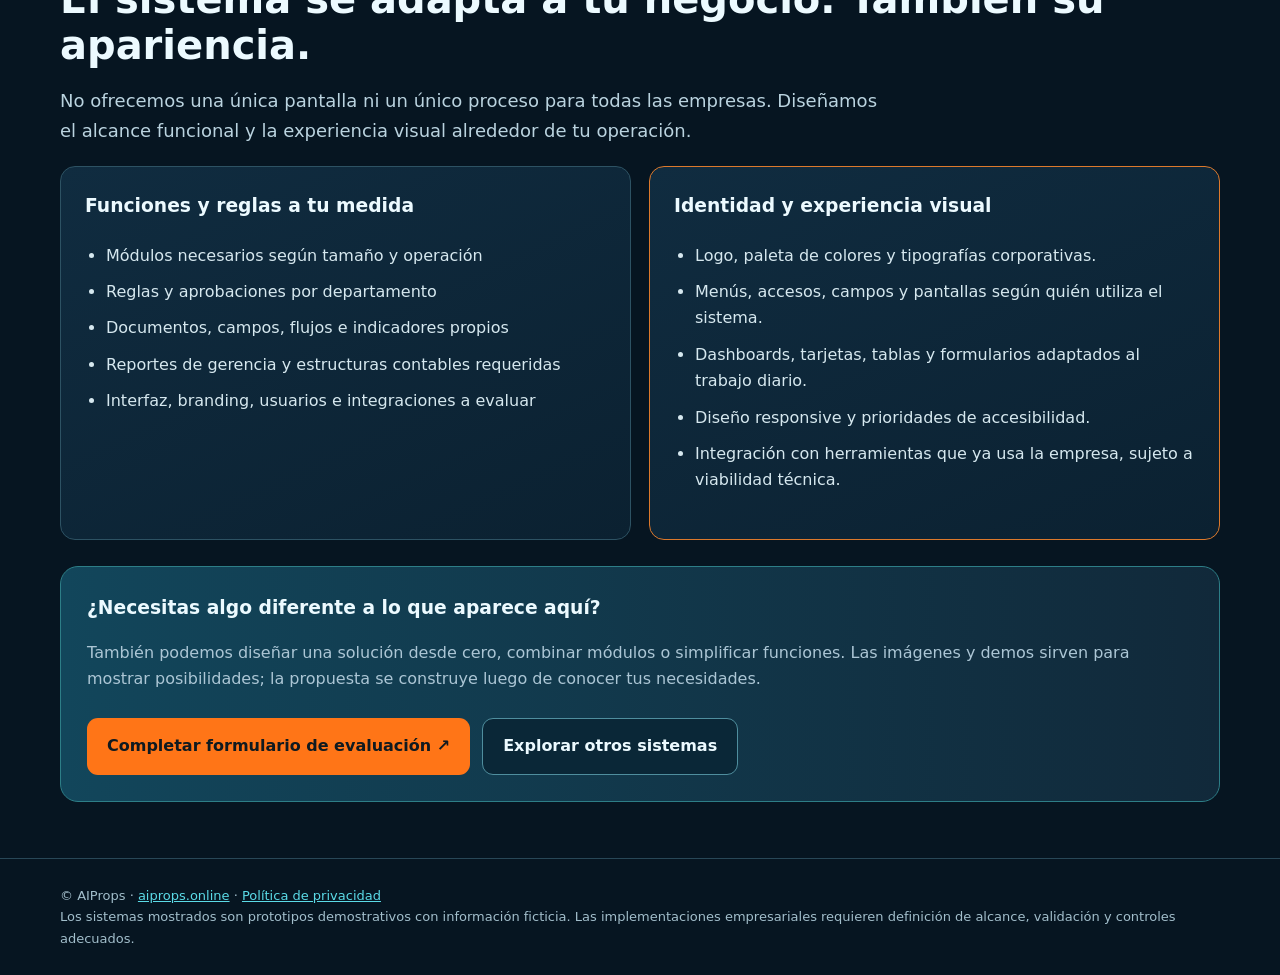
<file: soluciones/erp/index.html>
<!doctype html><html lang="es"><head><meta charset="utf-8"><meta name="viewport" content="width=device-width,initial-scale=1"><meta name="description" content="Clientes, compras, ventas, inventario y finanzas conectados para tener un panorama más completo. Descubre cómo AIProps personaliza funciones, flujos y estética para tu negocio."><meta name="theme-color" content="#061521"><title>Business ERP Pro V2 | Solución personalizada AIProps</title><style>
:root{color-scheme:dark;--bg:#061521;--card:#102a3b;--cyan:#23c5d7;--orange:#ff7517;--ink:#ecfaff;--muted:#acc6d5}*{box-sizing:border-box}html{scroll-behavior:smooth}body{margin:0;background:radial-gradient(circle at 85% 2%,#113b52 0,transparent 35%),var(--bg);font:16px/1.65 system-ui,-apple-system,Segoe UI,sans-serif;color:var(--ink)}a{color:inherit}a:focus-visible,button:focus-visible{outline:3px solid var(--orange);outline-offset:4px}.wrap{width:min(1160px,calc(100% - 42px));margin:auto}.top{border-bottom:1px solid #2b5062;background:#071b2bba;position:sticky;top:0;backdrop-filter:blur(14px);z-index:5}.top .wrap{display:flex;align-items:center;justify-content:space-between;gap:20px;padding:12px 0}.brand{display:flex;align-items:center;gap:12px;text-decoration:none;font-weight:800}.brand img{width:46px;height:46px;object-fit:contain}.topnav{display:flex;gap:16px;align-items:center}.topnav a{text-decoration:none;color:#c8e5ef;font-size:14px}.eyebrow{color:#51dbdf;font-size:12px;text-transform:uppercase;letter-spacing:.17em;font-weight:800}.hero{padding:75px 0 40px;display:grid;grid-template-columns:1.15fr .85fr;align-items:center;gap:38px}.hero h1{font-size:clamp(38px,5.2vw,70px);line-height:1.06;letter-spacing:-.04em;margin:15px 0 18px}.hero h1 span{color:#ff8b36}.sub{font-size:19px;color:#d8eff4}.muted{color:var(--muted)}.actions{display:flex;gap:12px;flex-wrap:wrap;margin-top:26px}.btn{border-radius:11px;padding:14px 20px;font-weight:800;text-decoration:none;display:inline-flex;justify-content:center;align-items:center}.primary{background:var(--orange);color:#101a20}.secondary{border:1px solid #4f8e9e;background:#0a2737}.hero-note{background:linear-gradient(140deg,#0e3448,#12293b);padding:24px;border:1px solid #306173;border-radius:20px}.hero-note strong{display:block;color:#78f3ef;font-size:15px}.hero-note p{margin-bottom:0}.pillset{display:flex;flex-wrap:wrap;gap:8px;margin-top:22px}.pill{border:1px solid #375768;border-radius:999px;padding:6px 11px;font-size:12px;color:#afdce6}.section{padding:56px 0;border-top:1px solid #244354}.section h2{font-size:clamp(28px,3.4vw,40px);line-height:1.15;margin:10px 0 16px}.lede{font-size:18px;color:#bad3df;max-width:830px}.compare{display:grid;grid-template-columns:1fr 1fr;gap:20px;margin-top:24px}.panel,.feature,.step,.highlight{background:linear-gradient(155deg,#102c40,#0b2131);border:1px solid #2d5263;border-radius:15px;padding:24px}.panel h3,.feature h3{margin:0 0 8px}.panel p,.feature p{margin:0;color:#b4cdd9}.panel.accent{border-color:#dc792c}.grid{display:grid;grid-template-columns:repeat(3,minmax(0,1fr));gap:16px;margin-top:27px}.feature .num{font-size:12px;letter-spacing:.1em;color:#ff9953;font-weight:800}.feature h3{font-size:20px;margin-top:10px}.video-wrap{background:#031018;padding:14px;border:1px solid #31586b;border-radius:18px;margin-top:26px}video{display:block;width:100%;aspect-ratio:16/9;object-fit:contain;background:#000;border-radius:10px}.video-caption{color:#a8bfcb;font-size:13px;margin:12px 4px 2px}.cols{display:grid;grid-template-columns:1fr 1fr;gap:18px;margin-top:20px}ul{padding-left:21px}li{padding:5px 0;color:#d6e8ef}.timeline{display:grid;grid-template-columns:repeat(5,1fr);gap:10px;margin:28px 0}.step{padding:17px}.step b{color:var(--orange);display:block;font-size:22px}.step p{font-size:14px;color:#c9e2ea}.callout{background:linear-gradient(90deg,#12465b,#11293a);border:1px solid #2d7e87;border-radius:18px;padding:26px;margin-top:26px}.callout h3{margin:0 0 7px}.foot{border-top:1px solid #284757;padding:26px 0;color:#a2becb;font-size:13px}.foot a{color:#5bdbe7}@media(max-width:850px){.hero{grid-template-columns:1fr;padding-top:44px}.grid{grid-template-columns:repeat(2,1fr)}.timeline{grid-template-columns:repeat(2,1fr)}}@media(max-width:620px){.topnav a:first-child{display:none}.grid,.cols,.compare,.timeline{grid-template-columns:1fr}.topnav{gap:10px}.hero h1{font-size:39px}.section{padding:42px 0}}
</style></head><body>
<header class="top"><div class="wrap"><a class="brand" href="../../index.html" aria-label="AIProps inicio"><img src="../../assets/logo.png" alt="Logo AIProps">AIProps <span style="color:#ff8b36">/ Solutions Lab</span></a><nav class="topnav" aria-label="Navegación"><a href="../../index.html#demo-lab">← Todos los sistemas</a><a href="../../index.html?solution=erp#agenda" style="color:#ff9950;font-weight:800">Solicitar información ↗</a></nav></div></header>
<main class="wrap"><div class="hero"><div><div class="eyebrow">AIProps / Solución ERP</div><h1>Tu negocio conectado, sin procesos aislados. <span>Business ERP Pro V2</span></h1><p class="sub">Clientes, compras, ventas, inventario y finanzas conectados para tener un panorama más completo.</p><p class="muted">Esta demostración ilustra una solución tecnológica que podemos diseñar para empresas. No es una plantilla fija: funciones, procesos, controles y estética se definen según tus necesidades.</p><div class="actions"><a class="btn primary" href="../../index.html?solution=erp#agenda">Cuéntanos qué necesita tu negocio →</a><a class="btn secondary" href="#video">▶ Ver comercial</a></div><div class="pillset"><span class="pill">100 % adaptable al alcance acordado</span><span class="pill">Procesos a la medida</span><span class="pill">Diseño visual personalizado</span></div></div><aside class="hero-note"><span class="eyebrow">Una idea para tu empresa</span><strong>Lo que estás viendo es un punto de partida.</strong><p>Podemos adaptar nombres, campos, documentos, reportes, etapas, roles, automatizaciones, integraciones, colores y estilo visual. Primero evaluamos cómo opera tu negocio; después definimos qué vale la pena desarrollar.</p></aside></div>
<section class="section" id="valor"><div class="eyebrow">El problema / La solución</div><h2>Menos procesos dispersos. Más claridad para decidir.</h2><div class="compare"><article class="panel"><h3>¿Qué dificultad atendemos?</h3><p>Cuando una empresa depende de varias hojas de cálculo y aplicaciones desconectadas, registrar lo mismo en distintos lugares consume tiempo y dificulta comprender cómo marcha el negocio.</p></article><article class="panel accent"><h3>¿Cómo lo aborda este ejemplo?</h3><p>Una plataforma modular para coordinar procesos entre áreas comerciales y administrativas, con indicadores gerenciales y registros contables ilustrativos.</p></article></div></section>
<section class="section" id="video"><div class="eyebrow">Conoce la experiencia</div><h2>Mira la demostración comercial</h2><p class="lede">Un recorrido corto por las capacidades del sistema. Más abajo encontrarás la descripción detallada de cada área, incluso antes de que publiquemos el video explicativo extenso.</p><div class="video-wrap"><video controls preload="metadata" playsinline poster="../../assets/demos/erp-poster.jpg"><source src="../../assets/demos/erp.mp4" type="video/mp4">Tu navegador no puede reproducir el archivo.</video><p class="video-caption">Video demostrativo con datos ficticios. El sistema comercial definitivo se diseña y valida para cada cliente.</p></div></section>
<section class="section" id="funcionalidades"><div class="eyebrow">Capacidades</div><h2>¿Qué puede hacer este sistema?</h2><p class="lede">Estas funciones se muestran como referencia; pueden añadirse, eliminarse, rediseñarse o conectarse con otras herramientas según la operación que evaluemos.</p><div class="grid"><article class="feature"><div class="num">CAPACIDAD 01</div><h3>Clientes, catálogo y cotizaciones</h3><p>Centraliza información comercial y prepara propuestas para continuar el ciclo de ventas.</p></article><article class="feature"><div class="num">CAPACIDAD 02</div><h3>Ventas y facturación</h3><p>Genera documentos comerciales y conserva costos asociados a la salida de mercancía.</p></article><article class="feature"><div class="num">CAPACIDAD 03</div><h3>Inventario y compras</h3><p>Registra recepción, costo promedio, movimientos de existencia y proveedores.</p></article><article class="feature"><div class="num">CAPACIDAD 04</div><h3>Cuentas por cobrar y pagar</h3><p>Relaciona facturas, cobros, compras y pagos parciales.</p></article><article class="feature"><div class="num">CAPACIDAD 05</div><h3>Gastos y resultados</h3><p>Consulta desempeño comercial, costos y gastos desde indicadores gerenciales.</p></article><article class="feature"><div class="num">CAPACIDAD 06</div><h3>Diario y controles de integridad</h3><p>Presenta asientos ilustrativos, balance de comprobación y alertas de diferencias.</p></article></div></section>
<section class="section"><div class="eyebrow">Ejemplo de operación</div><h2>Así se conectan los procesos</h2><div class="timeline"><article class="step"><b>01</b><p>Consulta el dashboard general.</p></article><article class="step"><b>02</b><p>Crea una cotización y conviértela en factura.</p></article><article class="step"><b>03</b><p>Registra un cobro y verifica su balance.</p></article><article class="step"><b>04</b><p>Recibe mercancía mediante una compra y abona al proveedor.</p></article><article class="step"><b>05</b><p>Revisa reportes y alertas de consistencia.</p></article></div></section>
<section class="section" id="reportes"><div class="eyebrow">Control y visibilidad</div><h2>Información y reportes para la gerencia</h2><p class="lede">Los indicadores se definen según lo que tu empresa necesita medir. La demostración utiliza reportes gerenciales o auxiliares ilustrativos, no certificaciones contables.</p><div class="cols"><article class="panel"><h3>Reportes disponibles en el ejemplo</h3><ul><li>Ventas, cobros y saldos por cobrar</li><li>Compras y pagos pendientes</li><li>Inventario valorizado y costo de ventas</li><li>Margen y gastos operativos</li><li>Diario y balance de comprobación ilustrativos</li></ul></article><article class="panel"><h3>¿Qué podríamos personalizar?</h3><p>Filtros por fecha, tienda, cliente, categoría o responsable; indicadores y cálculos conforme a reglas acordadas; exportaciones, alertas, dashboards y vistas para distintos equipos.</p><p style="margin-top:14px">Los informes regulatorios o contables formales requieren un análisis específico antes de ofrecerlos en producción.</p></article></div></section>
<section class="section" id="industrias"><div class="eyebrow">¿A quién le conviene?</div><h2>Negocios y equipos que podrían aprovecharlo</h2><p class="lede">La industria del video es un escenario demostrativo; no limita los posibles usos de la solución.</p><div class="cols"><article class="panel"><h3>Ejemplos de organizaciones</h3><ul><li>Pequeñas y medianas empresas</li><li>Distribuidores y suplidores</li><li>Comercios con varios procesos administrativos</li><li>Empresas de servicios y proyectos (módulos por adaptar)</li><li>Organizaciones con necesidad de centralizar operaciones</li></ul></article><article class="panel"><h3>Puede ser ideal cuando...</h3><p>Tu equipo maneja información en archivos separados, repite registros manuales o necesita seguimiento más claro de tareas, documentos, ventas, costos, aprobaciones o resultados.</p><p style="margin-top:14px">La idoneidad se determina conociendo tus procesos, tamaño, presupuesto y herramientas existentes.</p></article></div></section>
<section class="section" id="personalizacion"><div class="eyebrow">La diferencia AIProps</div><h2>El sistema se adapta a tu negocio. También su apariencia.</h2><p class="lede">No ofrecemos una única pantalla ni un único proceso para todas las empresas. Diseñamos el alcance funcional y la experiencia visual alrededor de tu operación.</p><div class="cols"><article class="panel"><h3>Funciones y reglas a tu medida</h3><ul><li>Módulos necesarios según tamaño y operación</li><li>Reglas y aprobaciones por departamento</li><li>Documentos, campos, flujos e indicadores propios</li><li>Reportes de gerencia y estructuras contables requeridas</li><li>Interfaz, branding, usuarios e integraciones a evaluar</li></ul></article><article class="panel accent"><h3>Identidad y experiencia visual</h3><ul><li>Logo, paleta de colores y tipografías corporativas.</li><li>Menús, accesos, campos y pantallas según quién utiliza el sistema.</li><li>Dashboards, tarjetas, tablas y formularios adaptados al trabajo diario.</li><li>Diseño responsive y prioridades de accesibilidad.</li><li>Integración con herramientas que ya usa la empresa, sujeto a viabilidad técnica.</li></ul></article></div><div class="callout"><h3>¿Necesitas algo diferente a lo que aparece aquí?</h3><p class="muted">También podemos diseñar una solución desde cero, combinar módulos o simplificar funciones. Las imágenes y demos sirven para mostrar posibilidades; la propuesta se construye luego de conocer tus necesidades.</p><div class="actions"><a class="btn primary" href="../../index.html?solution=erp#agenda">Completar formulario de evaluación ↗</a><a class="btn secondary" href="../../index.html#demo-lab">Explorar otros sistemas</a></div></div></section>
</main><footer class="foot"><div class="wrap">© AIProps · <a href="../../index.html">aiprops.online</a> · <a href="../../politica-de-privacidad/">Política de privacidad</a><br>Los sistemas mostrados son prototipos demostrativos con información ficticia. Las implementaciones empresariales requieren definición de alcance, validación y controles adecuados.</div></footer></body></html>
</file>
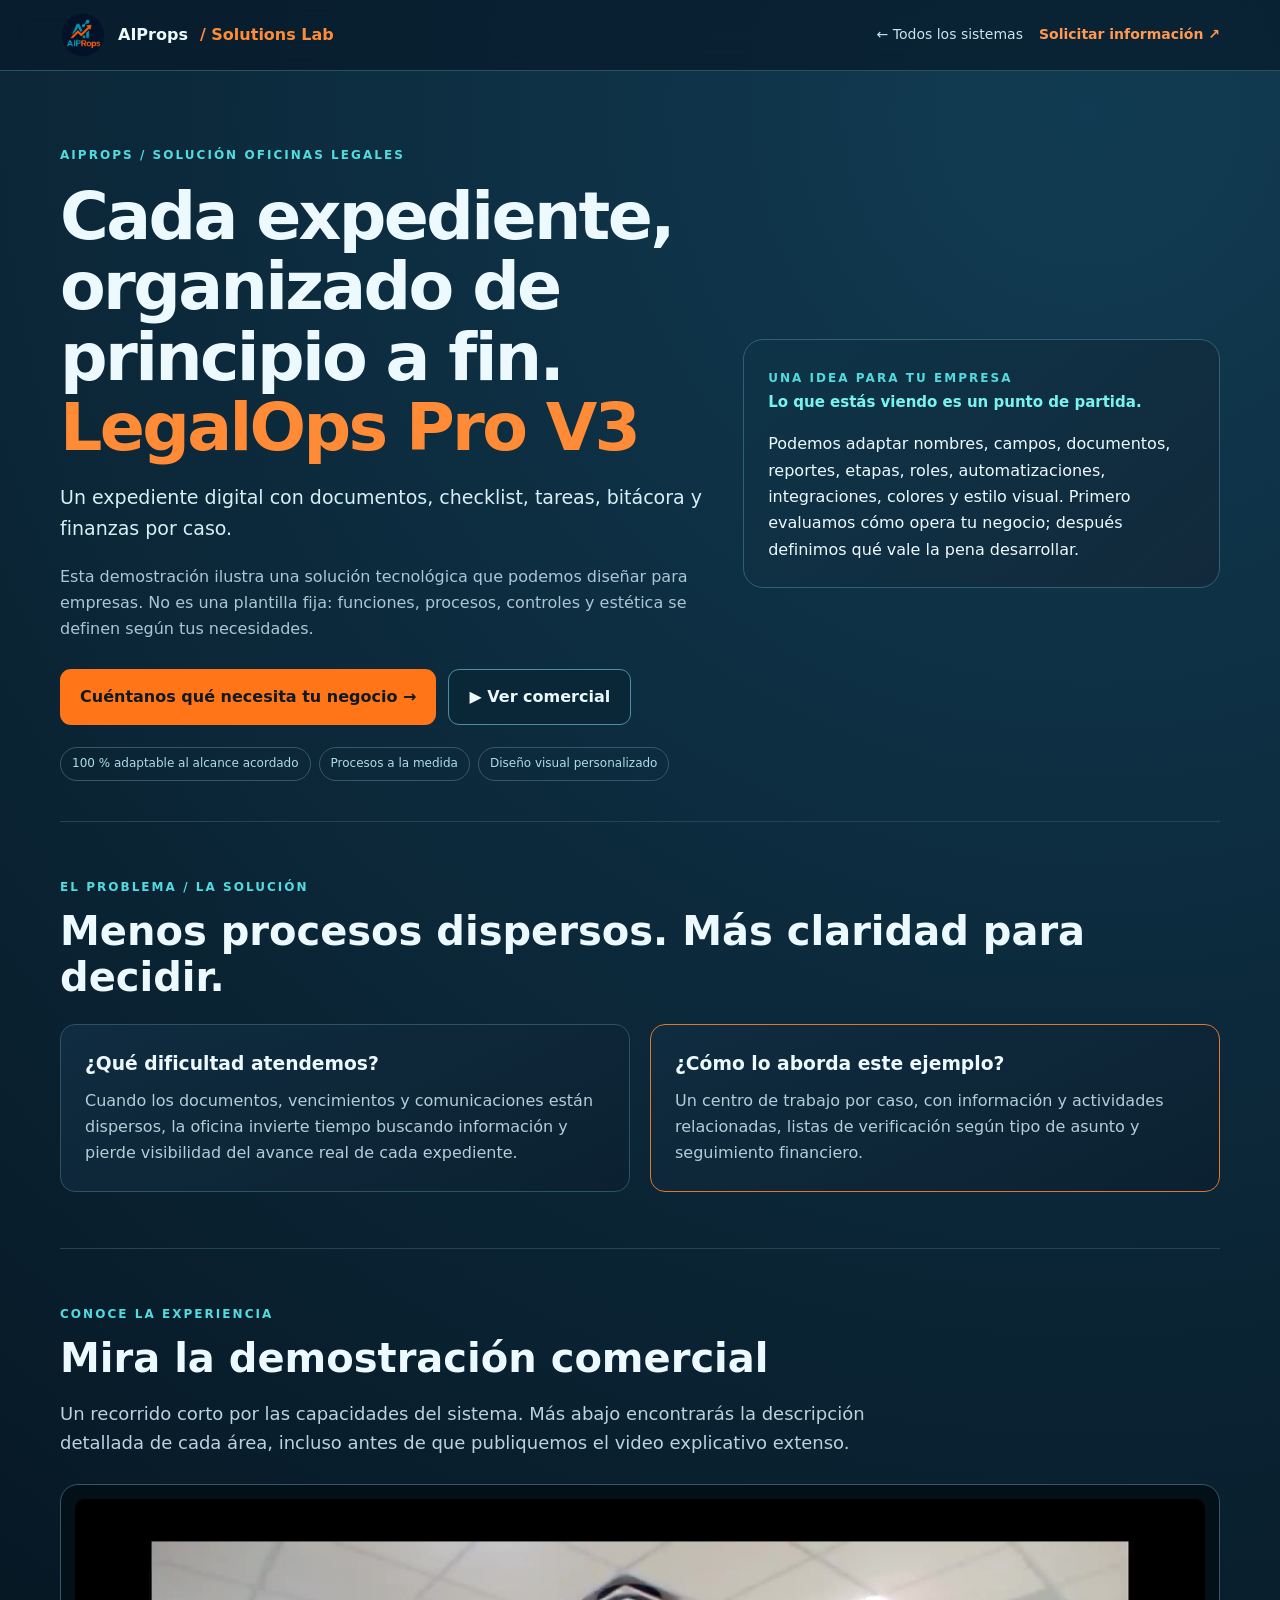
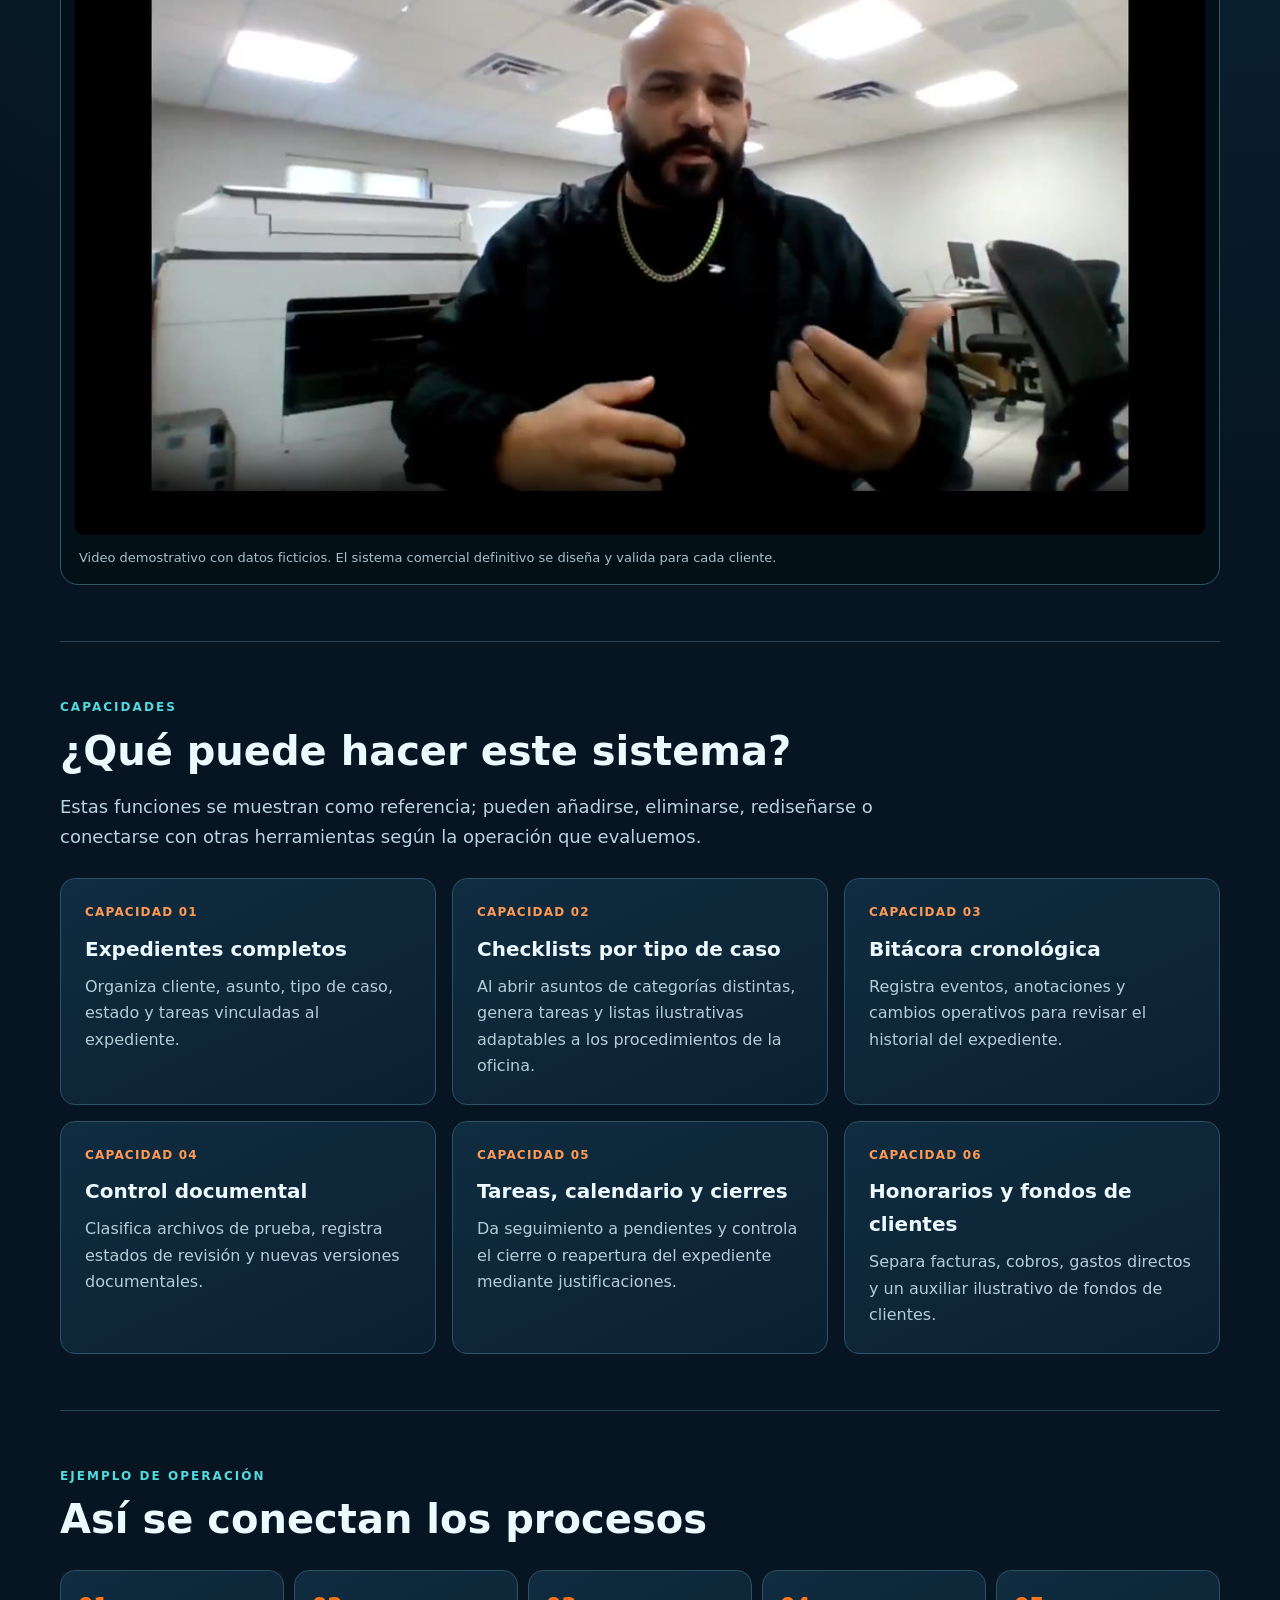
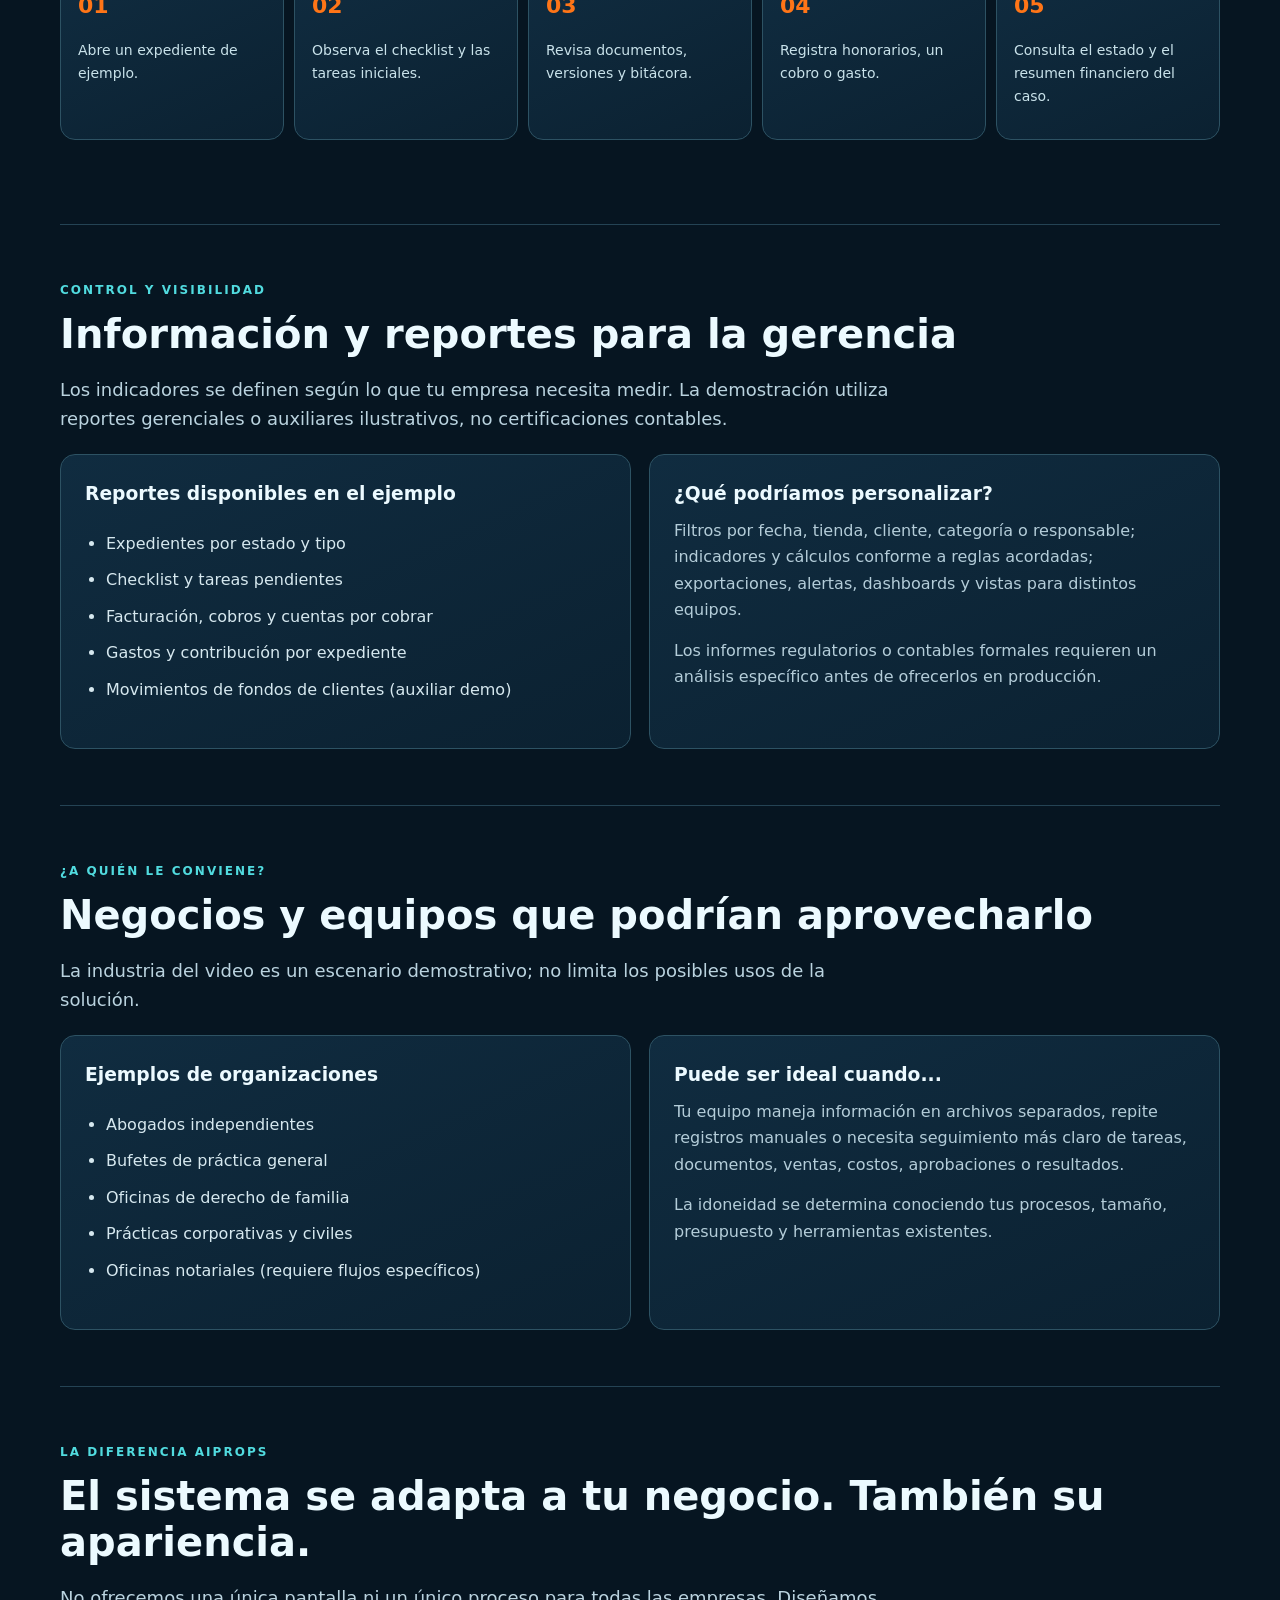
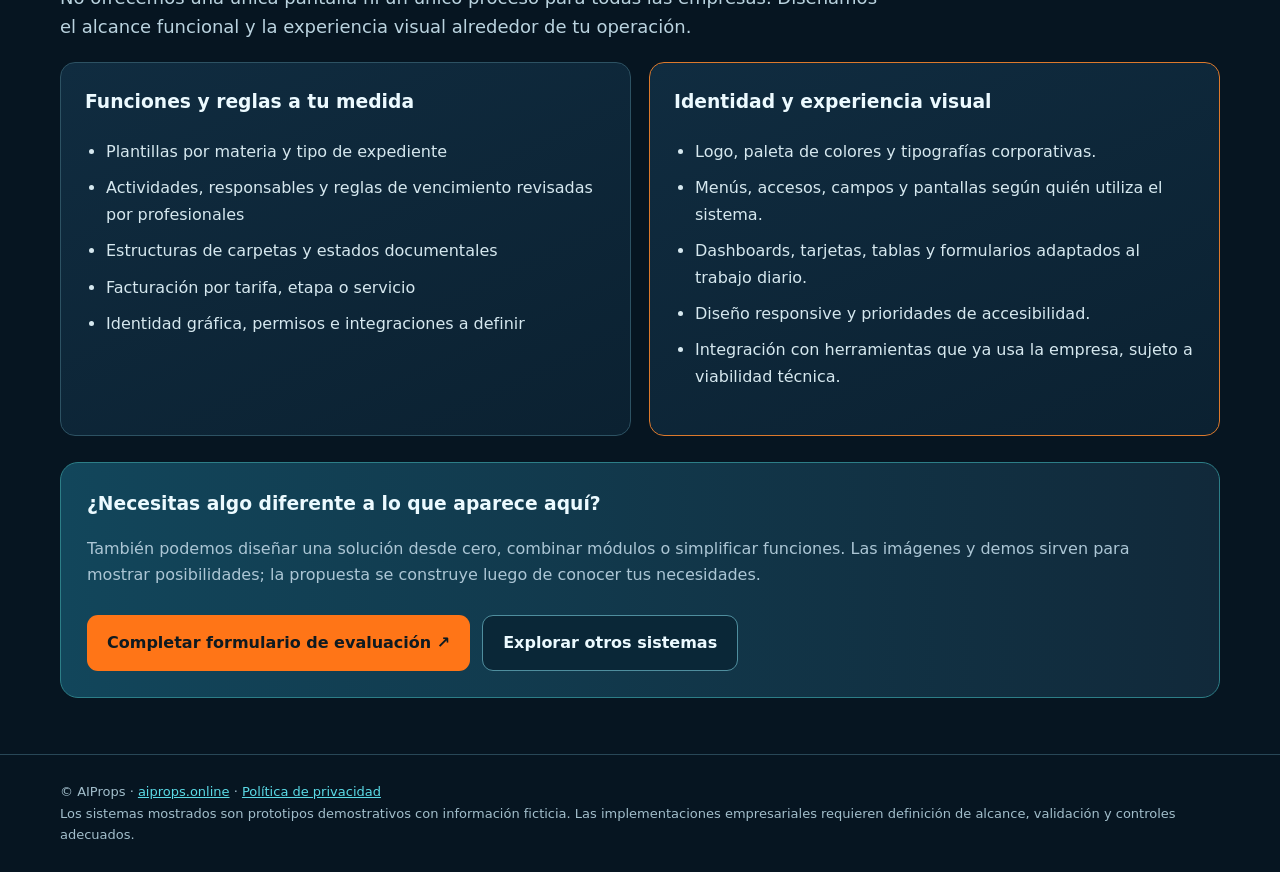
<file: soluciones/legalops/index.html>
<!doctype html><html lang="es"><head><meta charset="utf-8"><meta name="viewport" content="width=device-width,initial-scale=1"><meta name="description" content="Un expediente digital con documentos, checklist, tareas, bitácora y finanzas por caso. Descubre cómo AIProps personaliza funciones, flujos y estética para tu negocio."><meta name="theme-color" content="#061521"><title>LegalOps Pro V3 | Solución personalizada AIProps</title><style>
:root{color-scheme:dark;--bg:#061521;--card:#102a3b;--cyan:#23c5d7;--orange:#ff7517;--ink:#ecfaff;--muted:#acc6d5}*{box-sizing:border-box}html{scroll-behavior:smooth}body{margin:0;background:radial-gradient(circle at 85% 2%,#113b52 0,transparent 35%),var(--bg);font:16px/1.65 system-ui,-apple-system,Segoe UI,sans-serif;color:var(--ink)}a{color:inherit}a:focus-visible,button:focus-visible{outline:3px solid var(--orange);outline-offset:4px}.wrap{width:min(1160px,calc(100% - 42px));margin:auto}.top{border-bottom:1px solid #2b5062;background:#071b2bba;position:sticky;top:0;backdrop-filter:blur(14px);z-index:5}.top .wrap{display:flex;align-items:center;justify-content:space-between;gap:20px;padding:12px 0}.brand{display:flex;align-items:center;gap:12px;text-decoration:none;font-weight:800}.brand img{width:46px;height:46px;object-fit:contain}.topnav{display:flex;gap:16px;align-items:center}.topnav a{text-decoration:none;color:#c8e5ef;font-size:14px}.eyebrow{color:#51dbdf;font-size:12px;text-transform:uppercase;letter-spacing:.17em;font-weight:800}.hero{padding:75px 0 40px;display:grid;grid-template-columns:1.15fr .85fr;align-items:center;gap:38px}.hero h1{font-size:clamp(38px,5.2vw,70px);line-height:1.06;letter-spacing:-.04em;margin:15px 0 18px}.hero h1 span{color:#ff8b36}.sub{font-size:19px;color:#d8eff4}.muted{color:var(--muted)}.actions{display:flex;gap:12px;flex-wrap:wrap;margin-top:26px}.btn{border-radius:11px;padding:14px 20px;font-weight:800;text-decoration:none;display:inline-flex;justify-content:center;align-items:center}.primary{background:var(--orange);color:#101a20}.secondary{border:1px solid #4f8e9e;background:#0a2737}.hero-note{background:linear-gradient(140deg,#0e3448,#12293b);padding:24px;border:1px solid #306173;border-radius:20px}.hero-note strong{display:block;color:#78f3ef;font-size:15px}.hero-note p{margin-bottom:0}.pillset{display:flex;flex-wrap:wrap;gap:8px;margin-top:22px}.pill{border:1px solid #375768;border-radius:999px;padding:6px 11px;font-size:12px;color:#afdce6}.section{padding:56px 0;border-top:1px solid #244354}.section h2{font-size:clamp(28px,3.4vw,40px);line-height:1.15;margin:10px 0 16px}.lede{font-size:18px;color:#bad3df;max-width:830px}.compare{display:grid;grid-template-columns:1fr 1fr;gap:20px;margin-top:24px}.panel,.feature,.step,.highlight{background:linear-gradient(155deg,#102c40,#0b2131);border:1px solid #2d5263;border-radius:15px;padding:24px}.panel h3,.feature h3{margin:0 0 8px}.panel p,.feature p{margin:0;color:#b4cdd9}.panel.accent{border-color:#dc792c}.grid{display:grid;grid-template-columns:repeat(3,minmax(0,1fr));gap:16px;margin-top:27px}.feature .num{font-size:12px;letter-spacing:.1em;color:#ff9953;font-weight:800}.feature h3{font-size:20px;margin-top:10px}.video-wrap{background:#031018;padding:14px;border:1px solid #31586b;border-radius:18px;margin-top:26px}video{display:block;width:100%;aspect-ratio:16/9;object-fit:contain;background:#000;border-radius:10px}.video-caption{color:#a8bfcb;font-size:13px;margin:12px 4px 2px}.cols{display:grid;grid-template-columns:1fr 1fr;gap:18px;margin-top:20px}ul{padding-left:21px}li{padding:5px 0;color:#d6e8ef}.timeline{display:grid;grid-template-columns:repeat(5,1fr);gap:10px;margin:28px 0}.step{padding:17px}.step b{color:var(--orange);display:block;font-size:22px}.step p{font-size:14px;color:#c9e2ea}.callout{background:linear-gradient(90deg,#12465b,#11293a);border:1px solid #2d7e87;border-radius:18px;padding:26px;margin-top:26px}.callout h3{margin:0 0 7px}.foot{border-top:1px solid #284757;padding:26px 0;color:#a2becb;font-size:13px}.foot a{color:#5bdbe7}@media(max-width:850px){.hero{grid-template-columns:1fr;padding-top:44px}.grid{grid-template-columns:repeat(2,1fr)}.timeline{grid-template-columns:repeat(2,1fr)}}@media(max-width:620px){.topnav a:first-child{display:none}.grid,.cols,.compare,.timeline{grid-template-columns:1fr}.topnav{gap:10px}.hero h1{font-size:39px}.section{padding:42px 0}}
</style></head><body>
<header class="top"><div class="wrap"><a class="brand" href="../../index.html" aria-label="AIProps inicio"><img src="../../assets/logo.png" alt="Logo AIProps">AIProps <span style="color:#ff8b36">/ Solutions Lab</span></a><nav class="topnav" aria-label="Navegación"><a href="../../index.html#demo-lab">← Todos los sistemas</a><a href="../../index.html?solution=legalops#agenda" style="color:#ff9950;font-weight:800">Solicitar información ↗</a></nav></div></header>
<main class="wrap"><div class="hero"><div><div class="eyebrow">AIProps / Solución Oficinas legales</div><h1>Cada expediente, organizado de principio a fin. <span>LegalOps Pro V3</span></h1><p class="sub">Un expediente digital con documentos, checklist, tareas, bitácora y finanzas por caso.</p><p class="muted">Esta demostración ilustra una solución tecnológica que podemos diseñar para empresas. No es una plantilla fija: funciones, procesos, controles y estética se definen según tus necesidades.</p><div class="actions"><a class="btn primary" href="../../index.html?solution=legalops#agenda">Cuéntanos qué necesita tu negocio →</a><a class="btn secondary" href="#video">▶ Ver comercial</a></div><div class="pillset"><span class="pill">100 % adaptable al alcance acordado</span><span class="pill">Procesos a la medida</span><span class="pill">Diseño visual personalizado</span></div></div><aside class="hero-note"><span class="eyebrow">Una idea para tu empresa</span><strong>Lo que estás viendo es un punto de partida.</strong><p>Podemos adaptar nombres, campos, documentos, reportes, etapas, roles, automatizaciones, integraciones, colores y estilo visual. Primero evaluamos cómo opera tu negocio; después definimos qué vale la pena desarrollar.</p></aside></div>
<section class="section" id="valor"><div class="eyebrow">El problema / La solución</div><h2>Menos procesos dispersos. Más claridad para decidir.</h2><div class="compare"><article class="panel"><h3>¿Qué dificultad atendemos?</h3><p>Cuando los documentos, vencimientos y comunicaciones están dispersos, la oficina invierte tiempo buscando información y pierde visibilidad del avance real de cada expediente.</p></article><article class="panel accent"><h3>¿Cómo lo aborda este ejemplo?</h3><p>Un centro de trabajo por caso, con información y actividades relacionadas, listas de verificación según tipo de asunto y seguimiento financiero.</p></article></div></section>
<section class="section" id="video"><div class="eyebrow">Conoce la experiencia</div><h2>Mira la demostración comercial</h2><p class="lede">Un recorrido corto por las capacidades del sistema. Más abajo encontrarás la descripción detallada de cada área, incluso antes de que publiquemos el video explicativo extenso.</p><div class="video-wrap"><video controls preload="metadata" playsinline poster="../../assets/demos/legalops-poster.jpg"><source src="../../assets/demos/legalops.mp4" type="video/mp4">Tu navegador no puede reproducir el archivo.</video><p class="video-caption">Video demostrativo con datos ficticios. El sistema comercial definitivo se diseña y valida para cada cliente.</p></div></section>
<section class="section" id="funcionalidades"><div class="eyebrow">Capacidades</div><h2>¿Qué puede hacer este sistema?</h2><p class="lede">Estas funciones se muestran como referencia; pueden añadirse, eliminarse, rediseñarse o conectarse con otras herramientas según la operación que evaluemos.</p><div class="grid"><article class="feature"><div class="num">CAPACIDAD 01</div><h3>Expedientes completos</h3><p>Organiza cliente, asunto, tipo de caso, estado y tareas vinculadas al expediente.</p></article><article class="feature"><div class="num">CAPACIDAD 02</div><h3>Checklists por tipo de caso</h3><p>Al abrir asuntos de categorías distintas, genera tareas y listas ilustrativas adaptables a los procedimientos de la oficina.</p></article><article class="feature"><div class="num">CAPACIDAD 03</div><h3>Bitácora cronológica</h3><p>Registra eventos, anotaciones y cambios operativos para revisar el historial del expediente.</p></article><article class="feature"><div class="num">CAPACIDAD 04</div><h3>Control documental</h3><p>Clasifica archivos de prueba, registra estados de revisión y nuevas versiones documentales.</p></article><article class="feature"><div class="num">CAPACIDAD 05</div><h3>Tareas, calendario y cierres</h3><p>Da seguimiento a pendientes y controla el cierre o reapertura del expediente mediante justificaciones.</p></article><article class="feature"><div class="num">CAPACIDAD 06</div><h3>Honorarios y fondos de clientes</h3><p>Separa facturas, cobros, gastos directos y un auxiliar ilustrativo de fondos de clientes.</p></article></div></section>
<section class="section"><div class="eyebrow">Ejemplo de operación</div><h2>Así se conectan los procesos</h2><div class="timeline"><article class="step"><b>01</b><p>Abre un expediente de ejemplo.</p></article><article class="step"><b>02</b><p>Observa el checklist y las tareas iniciales.</p></article><article class="step"><b>03</b><p>Revisa documentos, versiones y bitácora.</p></article><article class="step"><b>04</b><p>Registra honorarios, un cobro o gasto.</p></article><article class="step"><b>05</b><p>Consulta el estado y el resumen financiero del caso.</p></article></div></section>
<section class="section" id="reportes"><div class="eyebrow">Control y visibilidad</div><h2>Información y reportes para la gerencia</h2><p class="lede">Los indicadores se definen según lo que tu empresa necesita medir. La demostración utiliza reportes gerenciales o auxiliares ilustrativos, no certificaciones contables.</p><div class="cols"><article class="panel"><h3>Reportes disponibles en el ejemplo</h3><ul><li>Expedientes por estado y tipo</li><li>Checklist y tareas pendientes</li><li>Facturación, cobros y cuentas por cobrar</li><li>Gastos y contribución por expediente</li><li>Movimientos de fondos de clientes (auxiliar demo)</li></ul></article><article class="panel"><h3>¿Qué podríamos personalizar?</h3><p>Filtros por fecha, tienda, cliente, categoría o responsable; indicadores y cálculos conforme a reglas acordadas; exportaciones, alertas, dashboards y vistas para distintos equipos.</p><p style="margin-top:14px">Los informes regulatorios o contables formales requieren un análisis específico antes de ofrecerlos en producción.</p></article></div></section>
<section class="section" id="industrias"><div class="eyebrow">¿A quién le conviene?</div><h2>Negocios y equipos que podrían aprovecharlo</h2><p class="lede">La industria del video es un escenario demostrativo; no limita los posibles usos de la solución.</p><div class="cols"><article class="panel"><h3>Ejemplos de organizaciones</h3><ul><li>Abogados independientes</li><li>Bufetes de práctica general</li><li>Oficinas de derecho de familia</li><li>Prácticas corporativas y civiles</li><li>Oficinas notariales (requiere flujos específicos)</li></ul></article><article class="panel"><h3>Puede ser ideal cuando...</h3><p>Tu equipo maneja información en archivos separados, repite registros manuales o necesita seguimiento más claro de tareas, documentos, ventas, costos, aprobaciones o resultados.</p><p style="margin-top:14px">La idoneidad se determina conociendo tus procesos, tamaño, presupuesto y herramientas existentes.</p></article></div></section>
<section class="section" id="personalizacion"><div class="eyebrow">La diferencia AIProps</div><h2>El sistema se adapta a tu negocio. También su apariencia.</h2><p class="lede">No ofrecemos una única pantalla ni un único proceso para todas las empresas. Diseñamos el alcance funcional y la experiencia visual alrededor de tu operación.</p><div class="cols"><article class="panel"><h3>Funciones y reglas a tu medida</h3><ul><li>Plantillas por materia y tipo de expediente</li><li>Actividades, responsables y reglas de vencimiento revisadas por profesionales</li><li>Estructuras de carpetas y estados documentales</li><li>Facturación por tarifa, etapa o servicio</li><li>Identidad gráfica, permisos e integraciones a definir</li></ul></article><article class="panel accent"><h3>Identidad y experiencia visual</h3><ul><li>Logo, paleta de colores y tipografías corporativas.</li><li>Menús, accesos, campos y pantallas según quién utiliza el sistema.</li><li>Dashboards, tarjetas, tablas y formularios adaptados al trabajo diario.</li><li>Diseño responsive y prioridades de accesibilidad.</li><li>Integración con herramientas que ya usa la empresa, sujeto a viabilidad técnica.</li></ul></article></div><div class="callout"><h3>¿Necesitas algo diferente a lo que aparece aquí?</h3><p class="muted">También podemos diseñar una solución desde cero, combinar módulos o simplificar funciones. Las imágenes y demos sirven para mostrar posibilidades; la propuesta se construye luego de conocer tus necesidades.</p><div class="actions"><a class="btn primary" href="../../index.html?solution=legalops#agenda">Completar formulario de evaluación ↗</a><a class="btn secondary" href="../../index.html#demo-lab">Explorar otros sistemas</a></div></div></section>
</main><footer class="foot"><div class="wrap">© AIProps · <a href="../../index.html">aiprops.online</a> · <a href="../../politica-de-privacidad/">Política de privacidad</a><br>Los sistemas mostrados son prototipos demostrativos con información ficticia. Las implementaciones empresariales requieren definición de alcance, validación y controles adecuados.</div></footer></body></html>
</file>
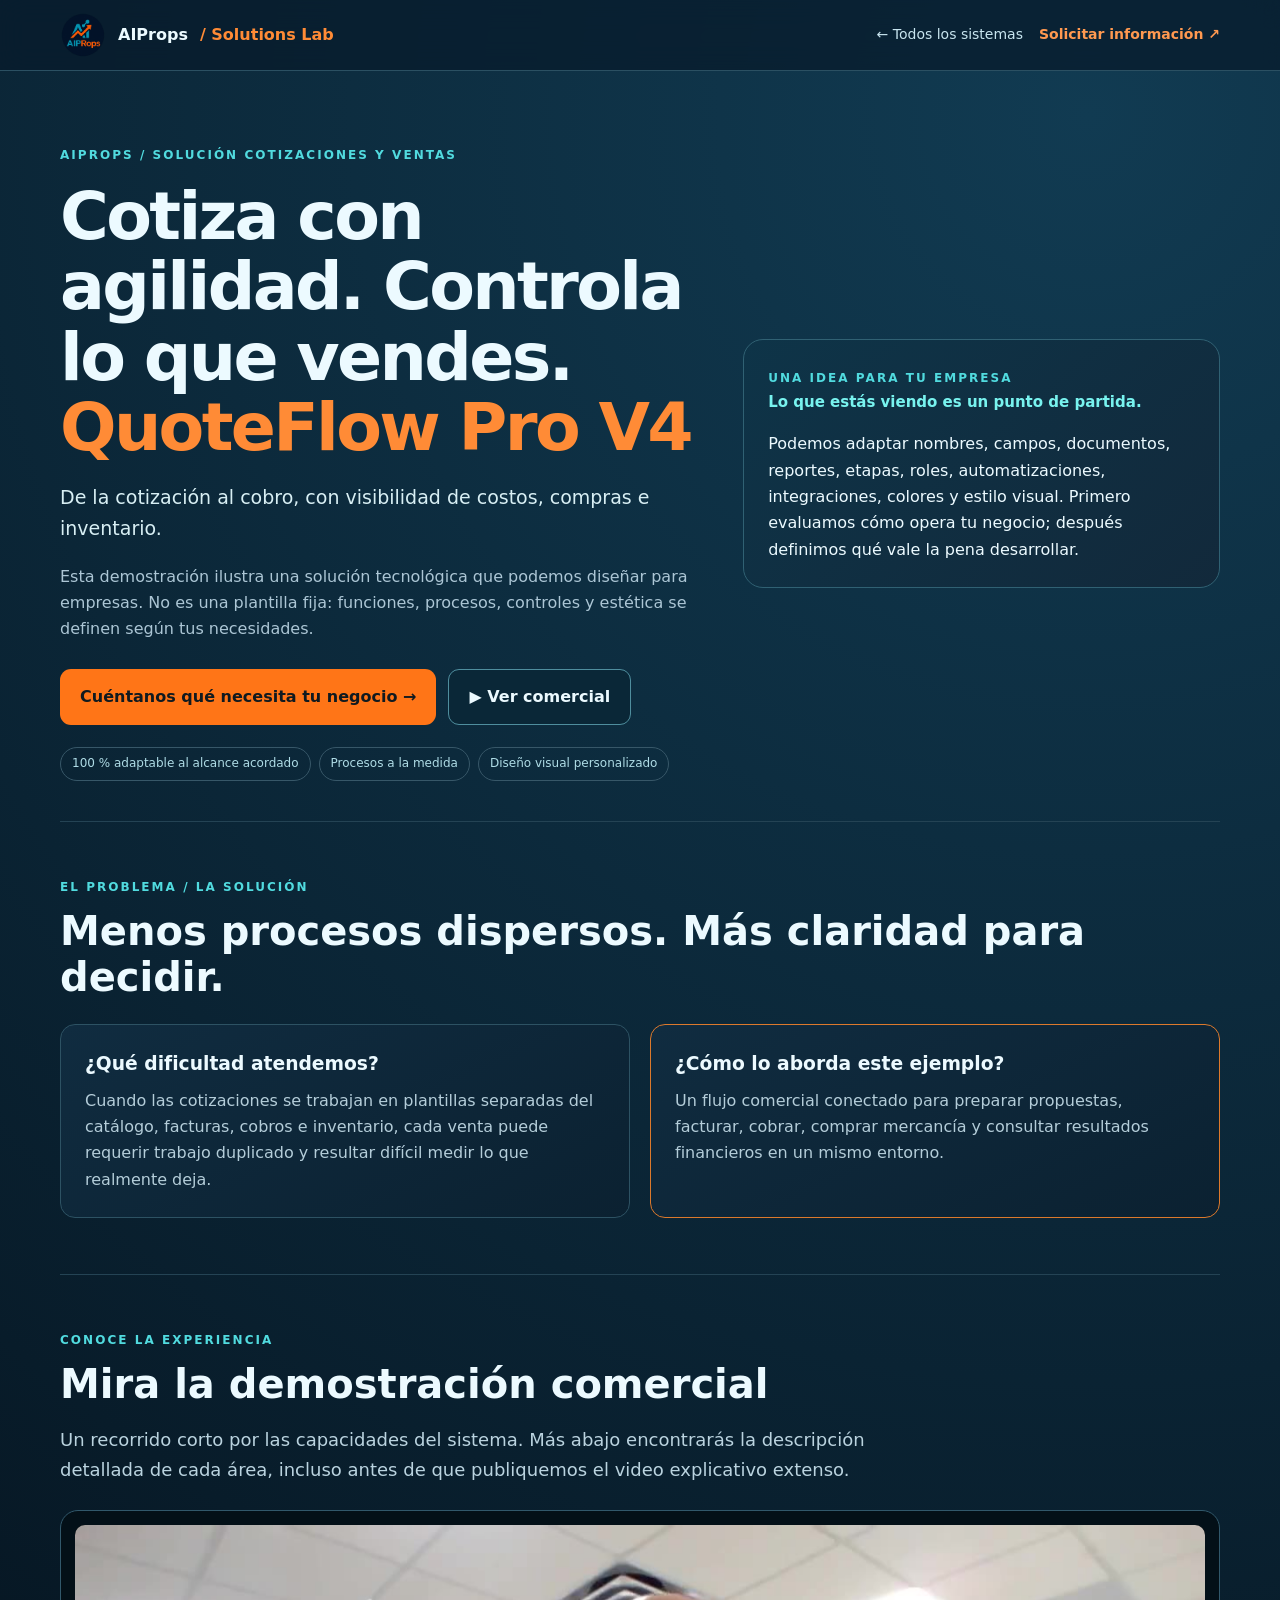
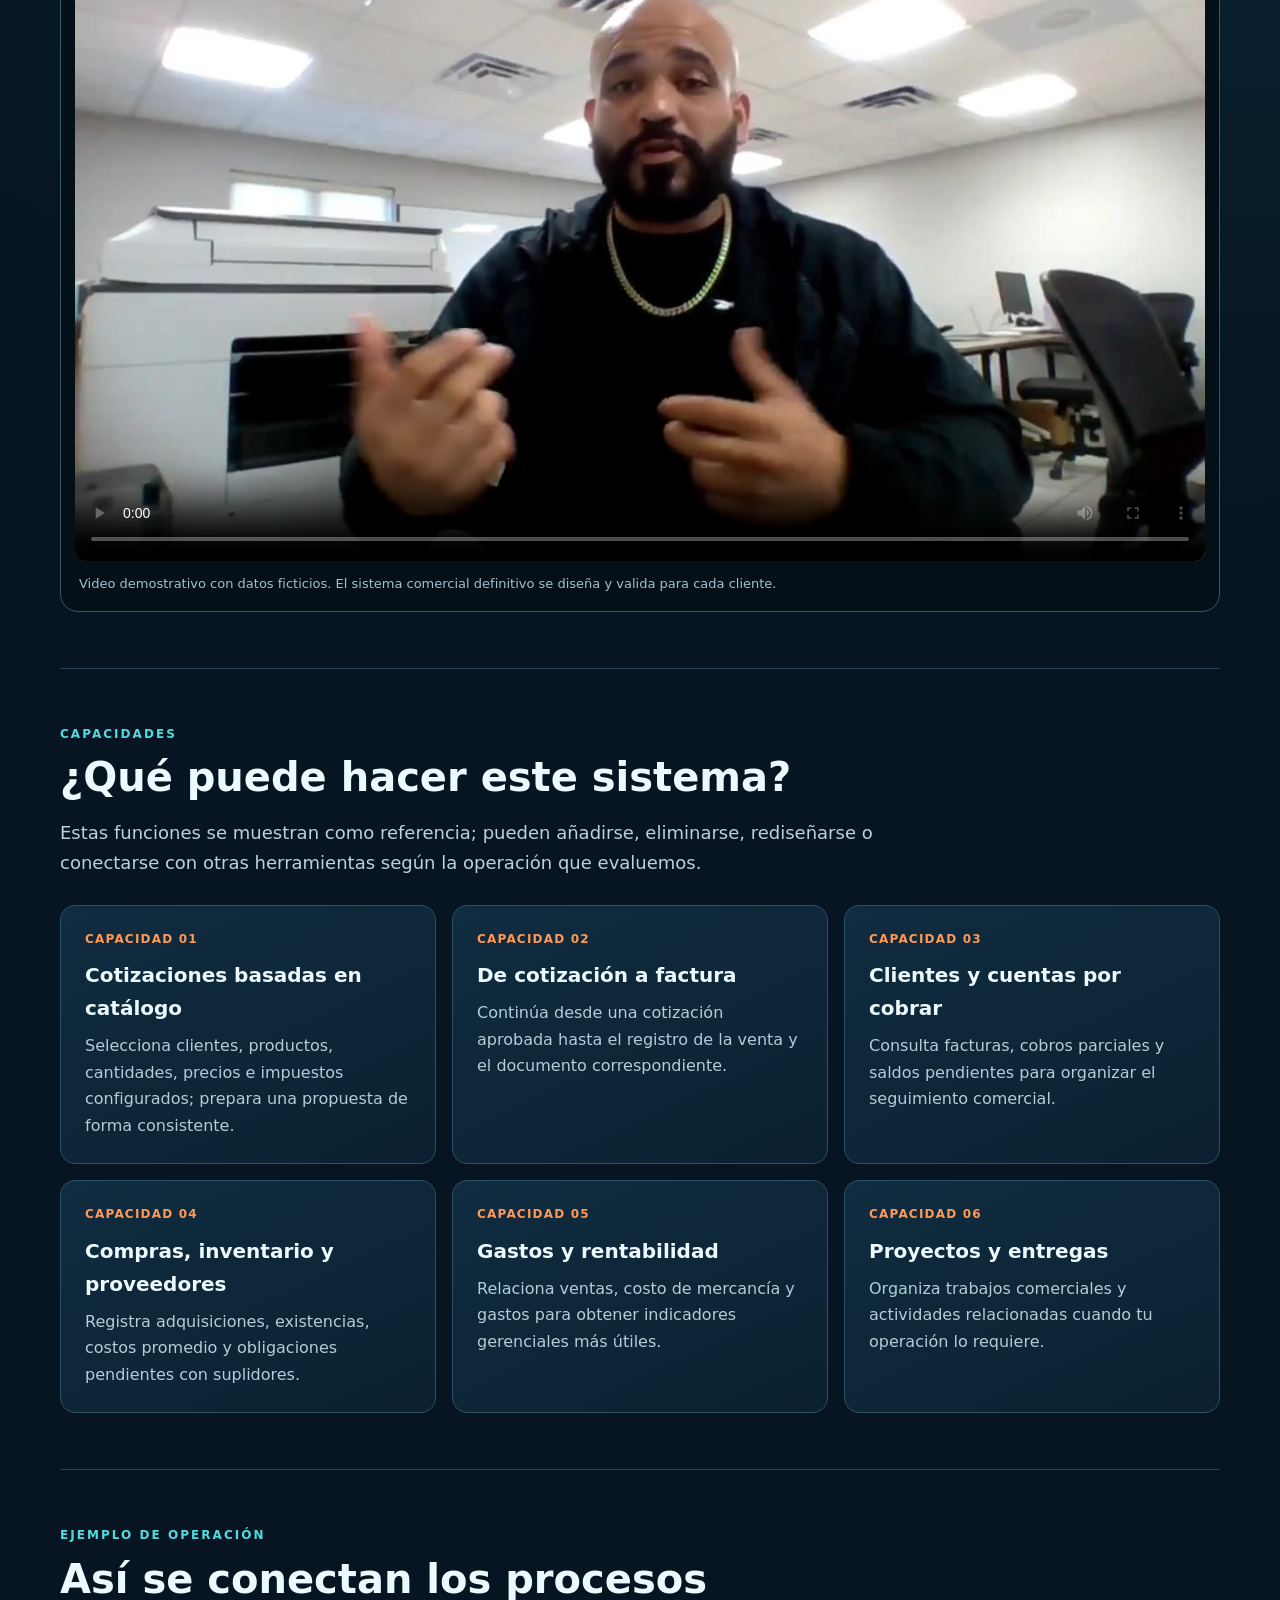
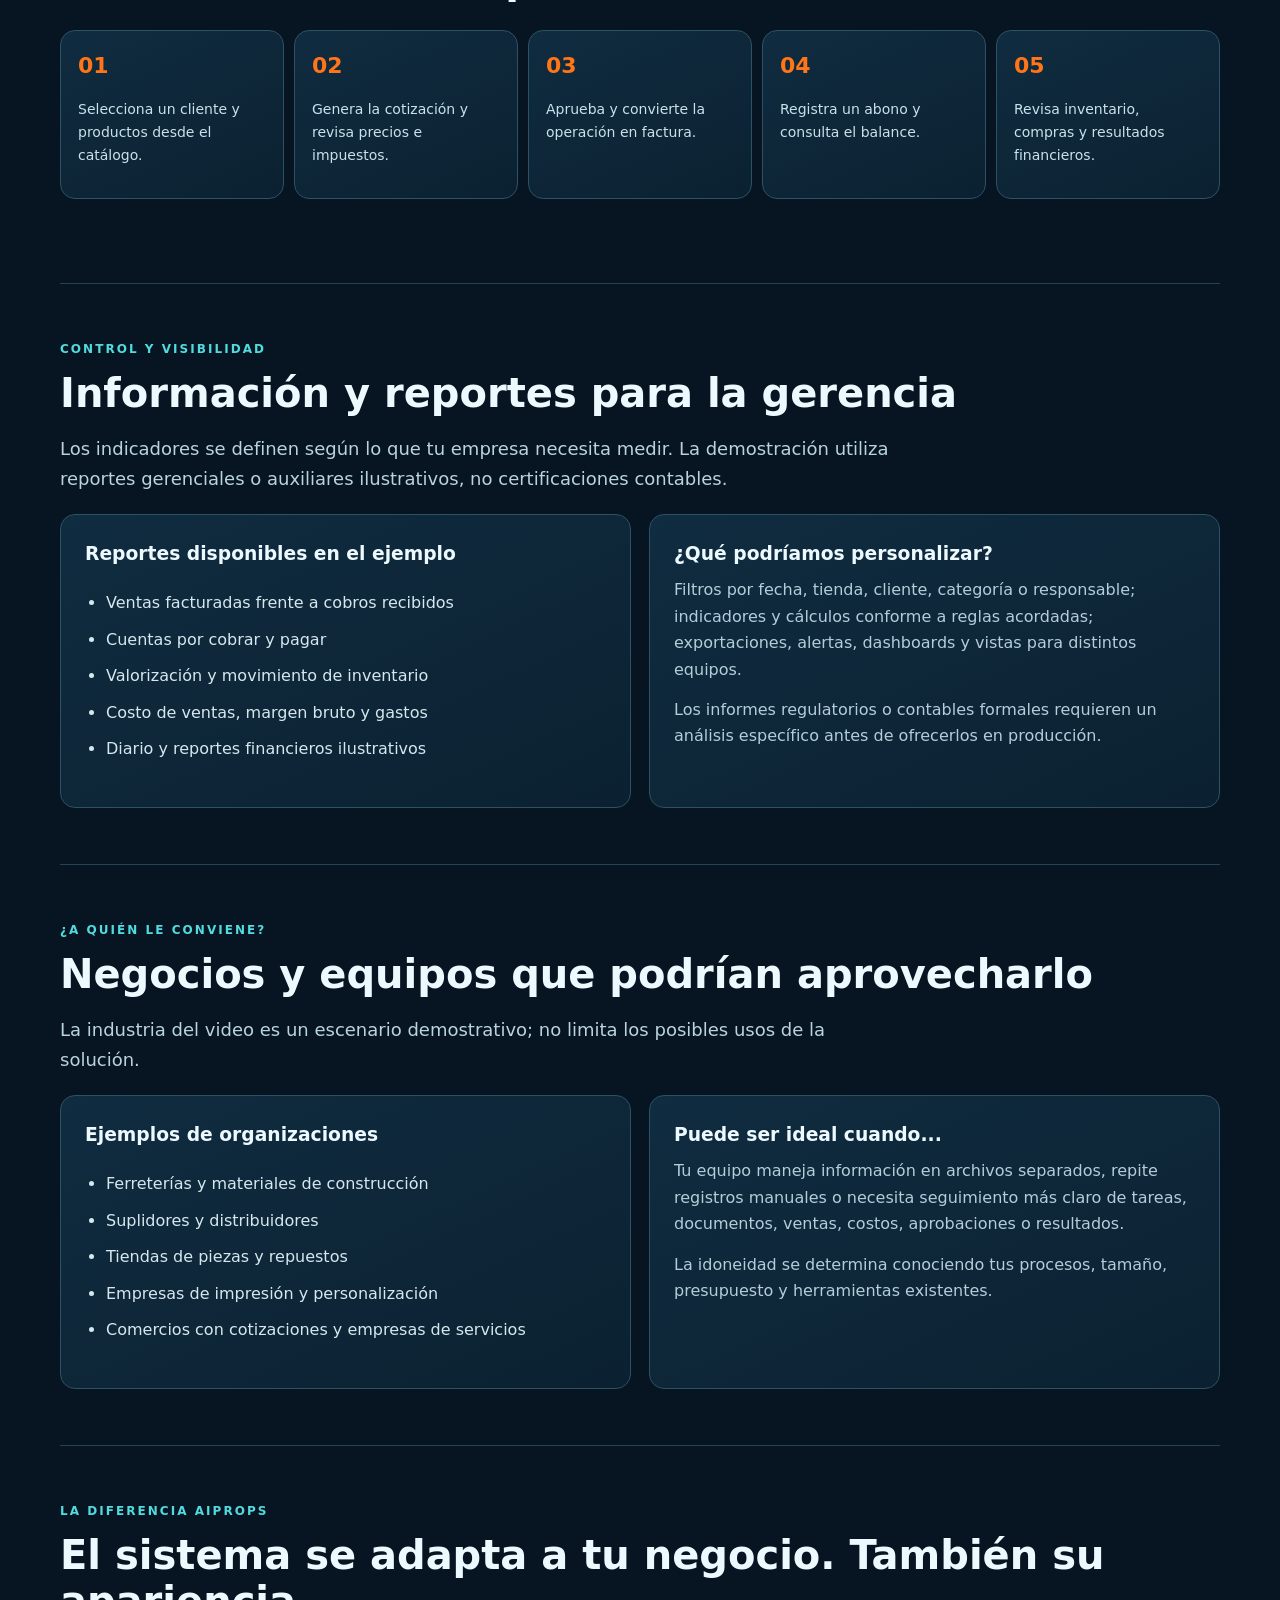
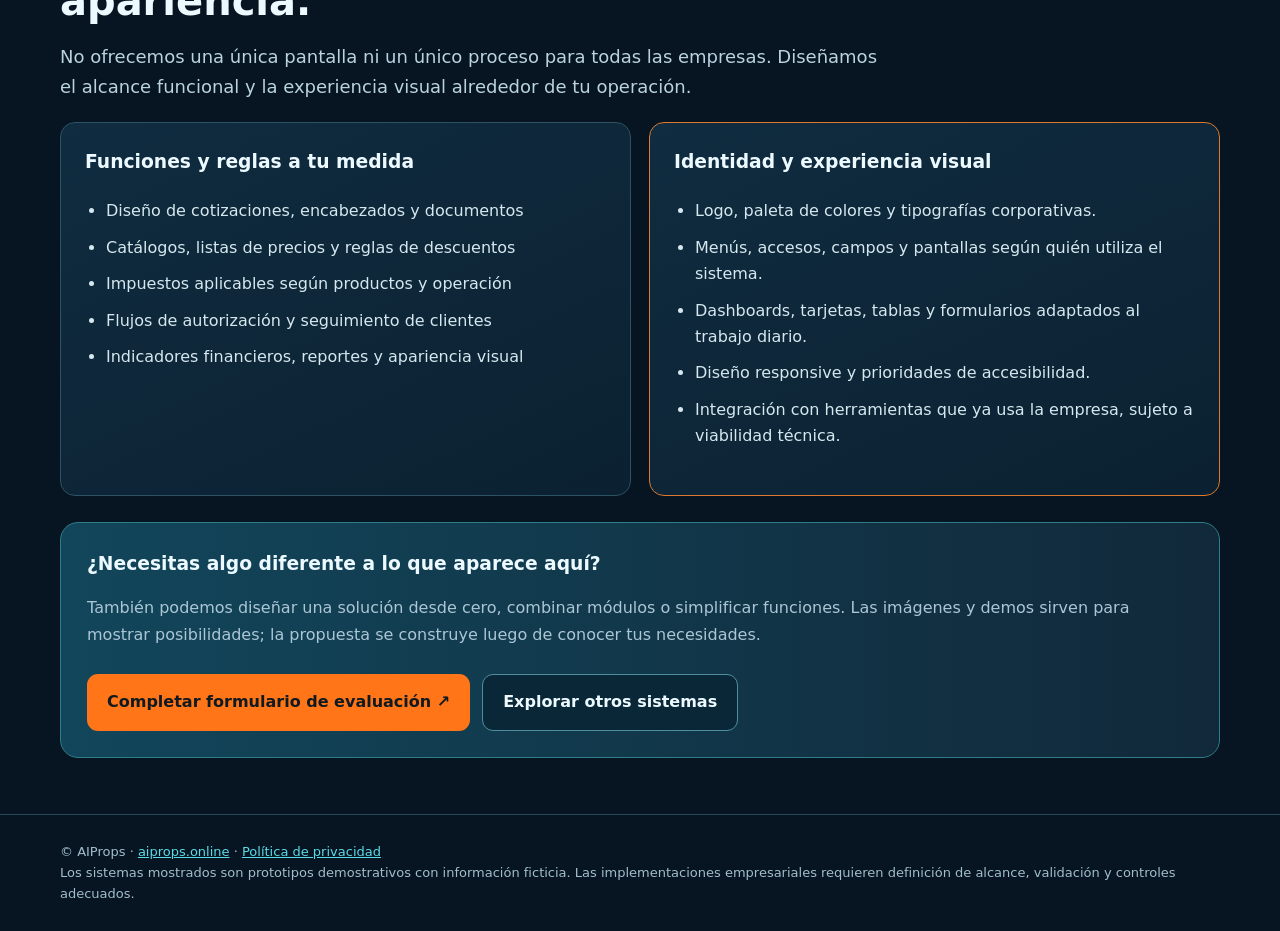
<file: soluciones/quoteflow/index.html>
<!doctype html><html lang="es"><head><meta charset="utf-8"><meta name="viewport" content="width=device-width,initial-scale=1"><meta name="description" content="De la cotización al cobro, con visibilidad de costos, compras e inventario. Descubre cómo AIProps personaliza funciones, flujos y estética para tu negocio."><meta name="theme-color" content="#061521"><title>QuoteFlow Pro V4 | Solución personalizada AIProps</title><style>
:root{color-scheme:dark;--bg:#061521;--card:#102a3b;--cyan:#23c5d7;--orange:#ff7517;--ink:#ecfaff;--muted:#acc6d5}*{box-sizing:border-box}html{scroll-behavior:smooth}body{margin:0;background:radial-gradient(circle at 85% 2%,#113b52 0,transparent 35%),var(--bg);font:16px/1.65 system-ui,-apple-system,Segoe UI,sans-serif;color:var(--ink)}a{color:inherit}a:focus-visible,button:focus-visible{outline:3px solid var(--orange);outline-offset:4px}.wrap{width:min(1160px,calc(100% - 42px));margin:auto}.top{border-bottom:1px solid #2b5062;background:#071b2bba;position:sticky;top:0;backdrop-filter:blur(14px);z-index:5}.top .wrap{display:flex;align-items:center;justify-content:space-between;gap:20px;padding:12px 0}.brand{display:flex;align-items:center;gap:12px;text-decoration:none;font-weight:800}.brand img{width:46px;height:46px;object-fit:contain}.topnav{display:flex;gap:16px;align-items:center}.topnav a{text-decoration:none;color:#c8e5ef;font-size:14px}.eyebrow{color:#51dbdf;font-size:12px;text-transform:uppercase;letter-spacing:.17em;font-weight:800}.hero{padding:75px 0 40px;display:grid;grid-template-columns:1.15fr .85fr;align-items:center;gap:38px}.hero h1{font-size:clamp(38px,5.2vw,70px);line-height:1.06;letter-spacing:-.04em;margin:15px 0 18px}.hero h1 span{color:#ff8b36}.sub{font-size:19px;color:#d8eff4}.muted{color:var(--muted)}.actions{display:flex;gap:12px;flex-wrap:wrap;margin-top:26px}.btn{border-radius:11px;padding:14px 20px;font-weight:800;text-decoration:none;display:inline-flex;justify-content:center;align-items:center}.primary{background:var(--orange);color:#101a20}.secondary{border:1px solid #4f8e9e;background:#0a2737}.hero-note{background:linear-gradient(140deg,#0e3448,#12293b);padding:24px;border:1px solid #306173;border-radius:20px}.hero-note strong{display:block;color:#78f3ef;font-size:15px}.hero-note p{margin-bottom:0}.pillset{display:flex;flex-wrap:wrap;gap:8px;margin-top:22px}.pill{border:1px solid #375768;border-radius:999px;padding:6px 11px;font-size:12px;color:#afdce6}.section{padding:56px 0;border-top:1px solid #244354}.section h2{font-size:clamp(28px,3.4vw,40px);line-height:1.15;margin:10px 0 16px}.lede{font-size:18px;color:#bad3df;max-width:830px}.compare{display:grid;grid-template-columns:1fr 1fr;gap:20px;margin-top:24px}.panel,.feature,.step,.highlight{background:linear-gradient(155deg,#102c40,#0b2131);border:1px solid #2d5263;border-radius:15px;padding:24px}.panel h3,.feature h3{margin:0 0 8px}.panel p,.feature p{margin:0;color:#b4cdd9}.panel.accent{border-color:#dc792c}.grid{display:grid;grid-template-columns:repeat(3,minmax(0,1fr));gap:16px;margin-top:27px}.feature .num{font-size:12px;letter-spacing:.1em;color:#ff9953;font-weight:800}.feature h3{font-size:20px;margin-top:10px}.video-wrap{background:#031018;padding:14px;border:1px solid #31586b;border-radius:18px;margin-top:26px}video{display:block;width:100%;aspect-ratio:16/9;object-fit:contain;background:#000;border-radius:10px}.video-caption{color:#a8bfcb;font-size:13px;margin:12px 4px 2px}.cols{display:grid;grid-template-columns:1fr 1fr;gap:18px;margin-top:20px}ul{padding-left:21px}li{padding:5px 0;color:#d6e8ef}.timeline{display:grid;grid-template-columns:repeat(5,1fr);gap:10px;margin:28px 0}.step{padding:17px}.step b{color:var(--orange);display:block;font-size:22px}.step p{font-size:14px;color:#c9e2ea}.callout{background:linear-gradient(90deg,#12465b,#11293a);border:1px solid #2d7e87;border-radius:18px;padding:26px;margin-top:26px}.callout h3{margin:0 0 7px}.foot{border-top:1px solid #284757;padding:26px 0;color:#a2becb;font-size:13px}.foot a{color:#5bdbe7}@media(max-width:850px){.hero{grid-template-columns:1fr;padding-top:44px}.grid{grid-template-columns:repeat(2,1fr)}.timeline{grid-template-columns:repeat(2,1fr)}}@media(max-width:620px){.topnav a:first-child{display:none}.grid,.cols,.compare,.timeline{grid-template-columns:1fr}.topnav{gap:10px}.hero h1{font-size:39px}.section{padding:42px 0}}
</style></head><body>
<header class="top"><div class="wrap"><a class="brand" href="../../index.html" aria-label="AIProps inicio"><img src="../../assets/logo.png" alt="Logo AIProps">AIProps <span style="color:#ff8b36">/ Solutions Lab</span></a><nav class="topnav" aria-label="Navegación"><a href="../../index.html#demo-lab">← Todos los sistemas</a><a href="../../index.html?solution=quoteflow#agenda" style="color:#ff9950;font-weight:800">Solicitar información ↗</a></nav></div></header>
<main class="wrap"><div class="hero"><div><div class="eyebrow">AIProps / Solución Cotizaciones y ventas</div><h1>Cotiza con agilidad. Controla lo que vendes. <span>QuoteFlow Pro V4</span></h1><p class="sub">De la cotización al cobro, con visibilidad de costos, compras e inventario.</p><p class="muted">Esta demostración ilustra una solución tecnológica que podemos diseñar para empresas. No es una plantilla fija: funciones, procesos, controles y estética se definen según tus necesidades.</p><div class="actions"><a class="btn primary" href="../../index.html?solution=quoteflow#agenda">Cuéntanos qué necesita tu negocio →</a><a class="btn secondary" href="#video">▶ Ver comercial</a></div><div class="pillset"><span class="pill">100 % adaptable al alcance acordado</span><span class="pill">Procesos a la medida</span><span class="pill">Diseño visual personalizado</span></div></div><aside class="hero-note"><span class="eyebrow">Una idea para tu empresa</span><strong>Lo que estás viendo es un punto de partida.</strong><p>Podemos adaptar nombres, campos, documentos, reportes, etapas, roles, automatizaciones, integraciones, colores y estilo visual. Primero evaluamos cómo opera tu negocio; después definimos qué vale la pena desarrollar.</p></aside></div>
<section class="section" id="valor"><div class="eyebrow">El problema / La solución</div><h2>Menos procesos dispersos. Más claridad para decidir.</h2><div class="compare"><article class="panel"><h3>¿Qué dificultad atendemos?</h3><p>Cuando las cotizaciones se trabajan en plantillas separadas del catálogo, facturas, cobros e inventario, cada venta puede requerir trabajo duplicado y resultar difícil medir lo que realmente deja.</p></article><article class="panel accent"><h3>¿Cómo lo aborda este ejemplo?</h3><p>Un flujo comercial conectado para preparar propuestas, facturar, cobrar, comprar mercancía y consultar resultados financieros en un mismo entorno.</p></article></div></section>
<section class="section" id="video"><div class="eyebrow">Conoce la experiencia</div><h2>Mira la demostración comercial</h2><p class="lede">Un recorrido corto por las capacidades del sistema. Más abajo encontrarás la descripción detallada de cada área, incluso antes de que publiquemos el video explicativo extenso.</p><div class="video-wrap"><video controls preload="metadata" playsinline poster="../../assets/demos/quoteflow-poster.jpg"><source src="../../assets/demos/quoteflow.mp4" type="video/mp4">Tu navegador no puede reproducir el archivo.</video><p class="video-caption">Video demostrativo con datos ficticios. El sistema comercial definitivo se diseña y valida para cada cliente.</p></div></section>
<section class="section" id="funcionalidades"><div class="eyebrow">Capacidades</div><h2>¿Qué puede hacer este sistema?</h2><p class="lede">Estas funciones se muestran como referencia; pueden añadirse, eliminarse, rediseñarse o conectarse con otras herramientas según la operación que evaluemos.</p><div class="grid"><article class="feature"><div class="num">CAPACIDAD 01</div><h3>Cotizaciones basadas en catálogo</h3><p>Selecciona clientes, productos, cantidades, precios e impuestos configurados; prepara una propuesta de forma consistente.</p></article><article class="feature"><div class="num">CAPACIDAD 02</div><h3>De cotización a factura</h3><p>Continúa desde una cotización aprobada hasta el registro de la venta y el documento correspondiente.</p></article><article class="feature"><div class="num">CAPACIDAD 03</div><h3>Clientes y cuentas por cobrar</h3><p>Consulta facturas, cobros parciales y saldos pendientes para organizar el seguimiento comercial.</p></article><article class="feature"><div class="num">CAPACIDAD 04</div><h3>Compras, inventario y proveedores</h3><p>Registra adquisiciones, existencias, costos promedio y obligaciones pendientes con suplidores.</p></article><article class="feature"><div class="num">CAPACIDAD 05</div><h3>Gastos y rentabilidad</h3><p>Relaciona ventas, costo de mercancía y gastos para obtener indicadores gerenciales más útiles.</p></article><article class="feature"><div class="num">CAPACIDAD 06</div><h3>Proyectos y entregas</h3><p>Organiza trabajos comerciales y actividades relacionadas cuando tu operación lo requiere.</p></article></div></section>
<section class="section"><div class="eyebrow">Ejemplo de operación</div><h2>Así se conectan los procesos</h2><div class="timeline"><article class="step"><b>01</b><p>Selecciona un cliente y productos desde el catálogo.</p></article><article class="step"><b>02</b><p>Genera la cotización y revisa precios e impuestos.</p></article><article class="step"><b>03</b><p>Aprueba y convierte la operación en factura.</p></article><article class="step"><b>04</b><p>Registra un abono y consulta el balance.</p></article><article class="step"><b>05</b><p>Revisa inventario, compras y resultados financieros.</p></article></div></section>
<section class="section" id="reportes"><div class="eyebrow">Control y visibilidad</div><h2>Información y reportes para la gerencia</h2><p class="lede">Los indicadores se definen según lo que tu empresa necesita medir. La demostración utiliza reportes gerenciales o auxiliares ilustrativos, no certificaciones contables.</p><div class="cols"><article class="panel"><h3>Reportes disponibles en el ejemplo</h3><ul><li>Ventas facturadas frente a cobros recibidos</li><li>Cuentas por cobrar y pagar</li><li>Valorización y movimiento de inventario</li><li>Costo de ventas, margen bruto y gastos</li><li>Diario y reportes financieros ilustrativos</li></ul></article><article class="panel"><h3>¿Qué podríamos personalizar?</h3><p>Filtros por fecha, tienda, cliente, categoría o responsable; indicadores y cálculos conforme a reglas acordadas; exportaciones, alertas, dashboards y vistas para distintos equipos.</p><p style="margin-top:14px">Los informes regulatorios o contables formales requieren un análisis específico antes de ofrecerlos en producción.</p></article></div></section>
<section class="section" id="industrias"><div class="eyebrow">¿A quién le conviene?</div><h2>Negocios y equipos que podrían aprovecharlo</h2><p class="lede">La industria del video es un escenario demostrativo; no limita los posibles usos de la solución.</p><div class="cols"><article class="panel"><h3>Ejemplos de organizaciones</h3><ul><li>Ferreterías y materiales de construcción</li><li>Suplidores y distribuidores</li><li>Tiendas de piezas y repuestos</li><li>Empresas de impresión y personalización</li><li>Comercios con cotizaciones y empresas de servicios</li></ul></article><article class="panel"><h3>Puede ser ideal cuando...</h3><p>Tu equipo maneja información en archivos separados, repite registros manuales o necesita seguimiento más claro de tareas, documentos, ventas, costos, aprobaciones o resultados.</p><p style="margin-top:14px">La idoneidad se determina conociendo tus procesos, tamaño, presupuesto y herramientas existentes.</p></article></div></section>
<section class="section" id="personalizacion"><div class="eyebrow">La diferencia AIProps</div><h2>El sistema se adapta a tu negocio. También su apariencia.</h2><p class="lede">No ofrecemos una única pantalla ni un único proceso para todas las empresas. Diseñamos el alcance funcional y la experiencia visual alrededor de tu operación.</p><div class="cols"><article class="panel"><h3>Funciones y reglas a tu medida</h3><ul><li>Diseño de cotizaciones, encabezados y documentos</li><li>Catálogos, listas de precios y reglas de descuentos</li><li>Impuestos aplicables según productos y operación</li><li>Flujos de autorización y seguimiento de clientes</li><li>Indicadores financieros, reportes y apariencia visual</li></ul></article><article class="panel accent"><h3>Identidad y experiencia visual</h3><ul><li>Logo, paleta de colores y tipografías corporativas.</li><li>Menús, accesos, campos y pantallas según quién utiliza el sistema.</li><li>Dashboards, tarjetas, tablas y formularios adaptados al trabajo diario.</li><li>Diseño responsive y prioridades de accesibilidad.</li><li>Integración con herramientas que ya usa la empresa, sujeto a viabilidad técnica.</li></ul></article></div><div class="callout"><h3>¿Necesitas algo diferente a lo que aparece aquí?</h3><p class="muted">También podemos diseñar una solución desde cero, combinar módulos o simplificar funciones. Las imágenes y demos sirven para mostrar posibilidades; la propuesta se construye luego de conocer tus necesidades.</p><div class="actions"><a class="btn primary" href="../../index.html?solution=quoteflow#agenda">Completar formulario de evaluación ↗</a><a class="btn secondary" href="../../index.html#demo-lab">Explorar otros sistemas</a></div></div></section>
</main><footer class="foot"><div class="wrap">© AIProps · <a href="../../index.html">aiprops.online</a> · <a href="../../politica-de-privacidad/">Política de privacidad</a><br>Los sistemas mostrados son prototipos demostrativos con información ficticia. Las implementaciones empresariales requieren definición de alcance, validación y controles adecuados.</div></footer></body></html>
</file>
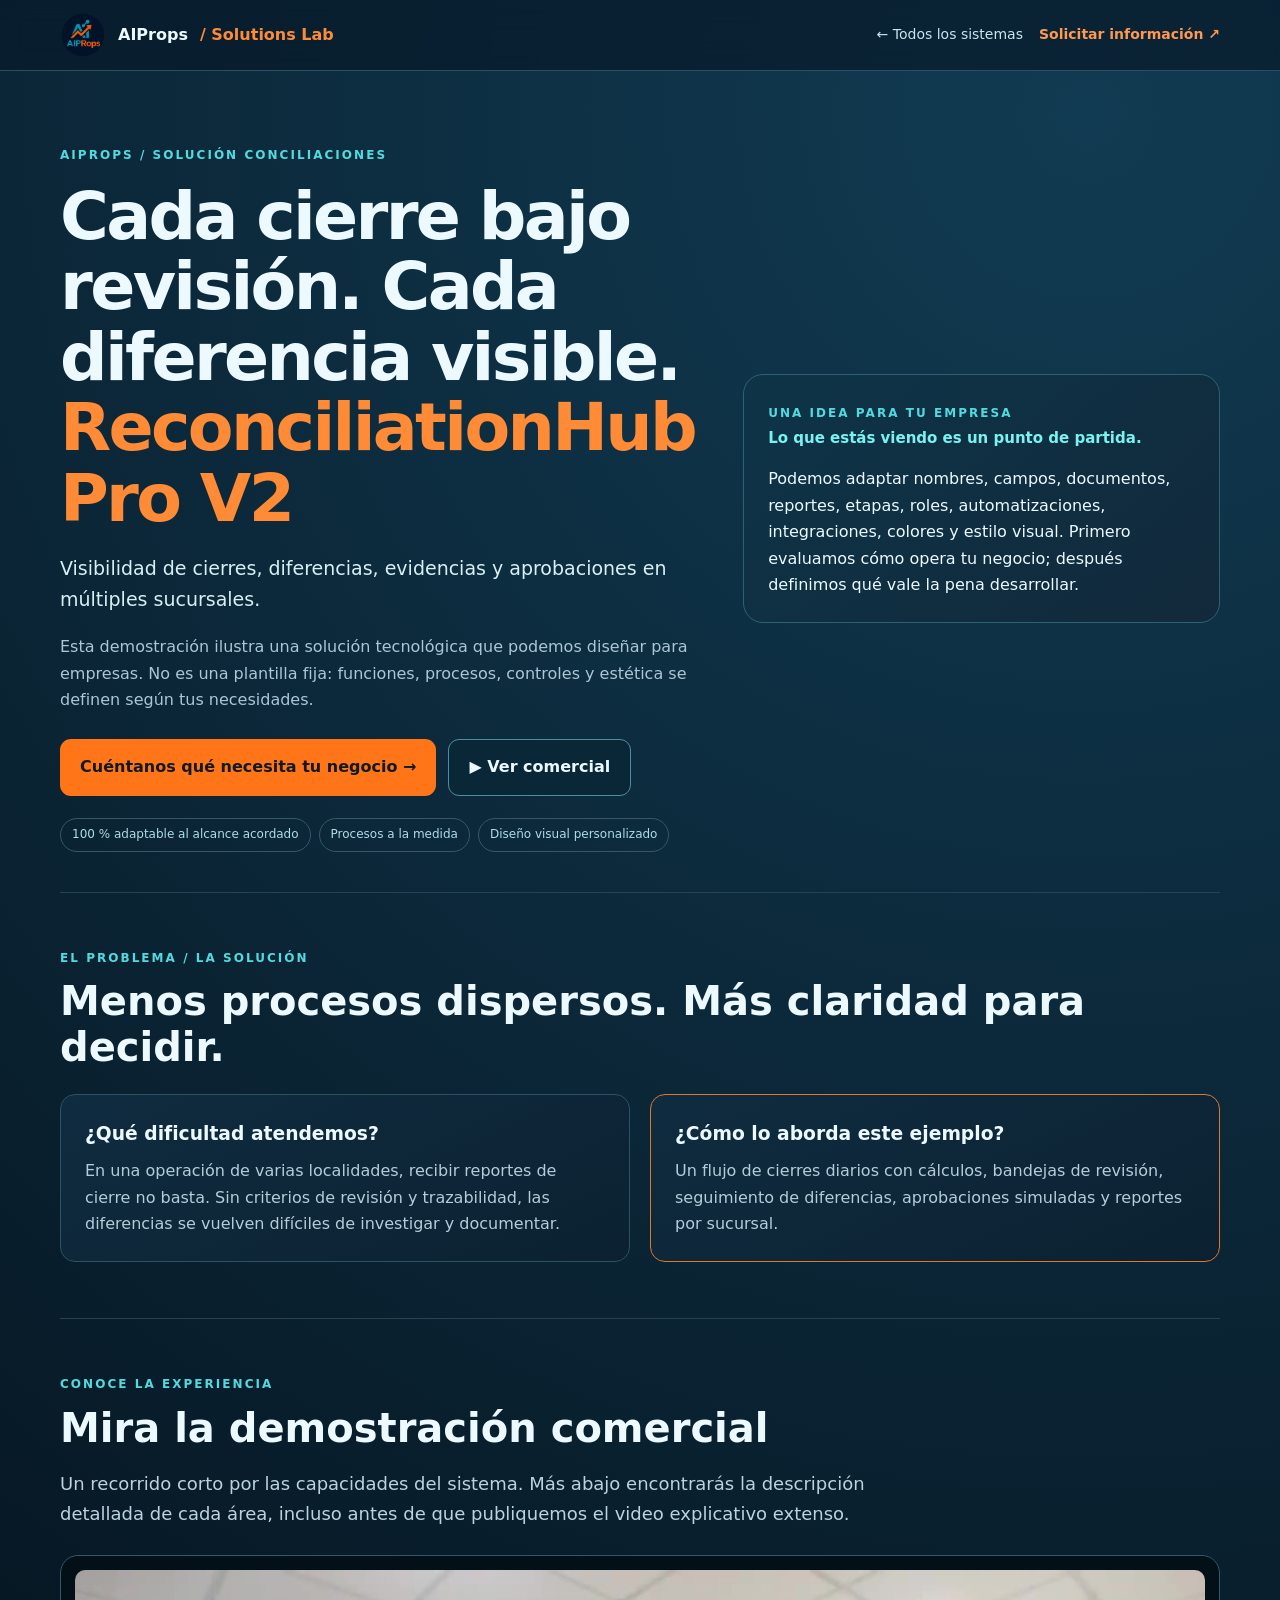
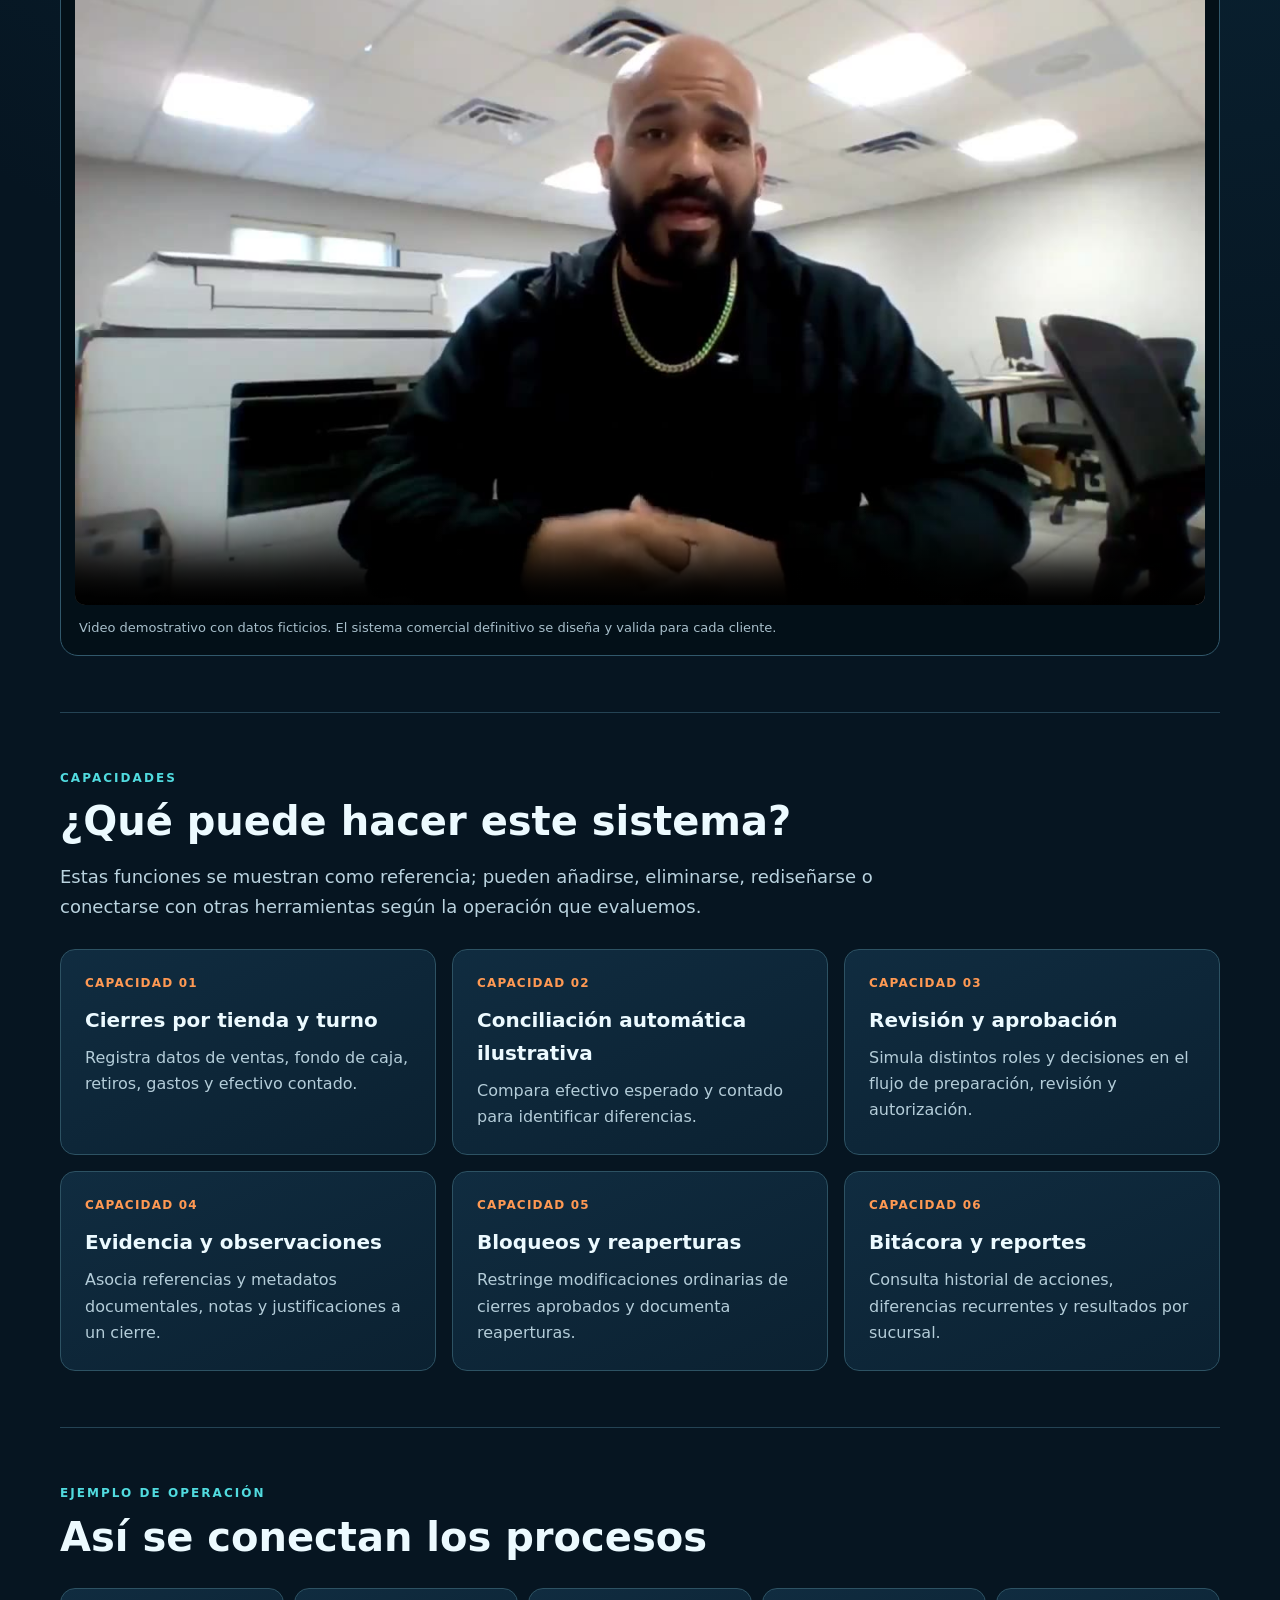
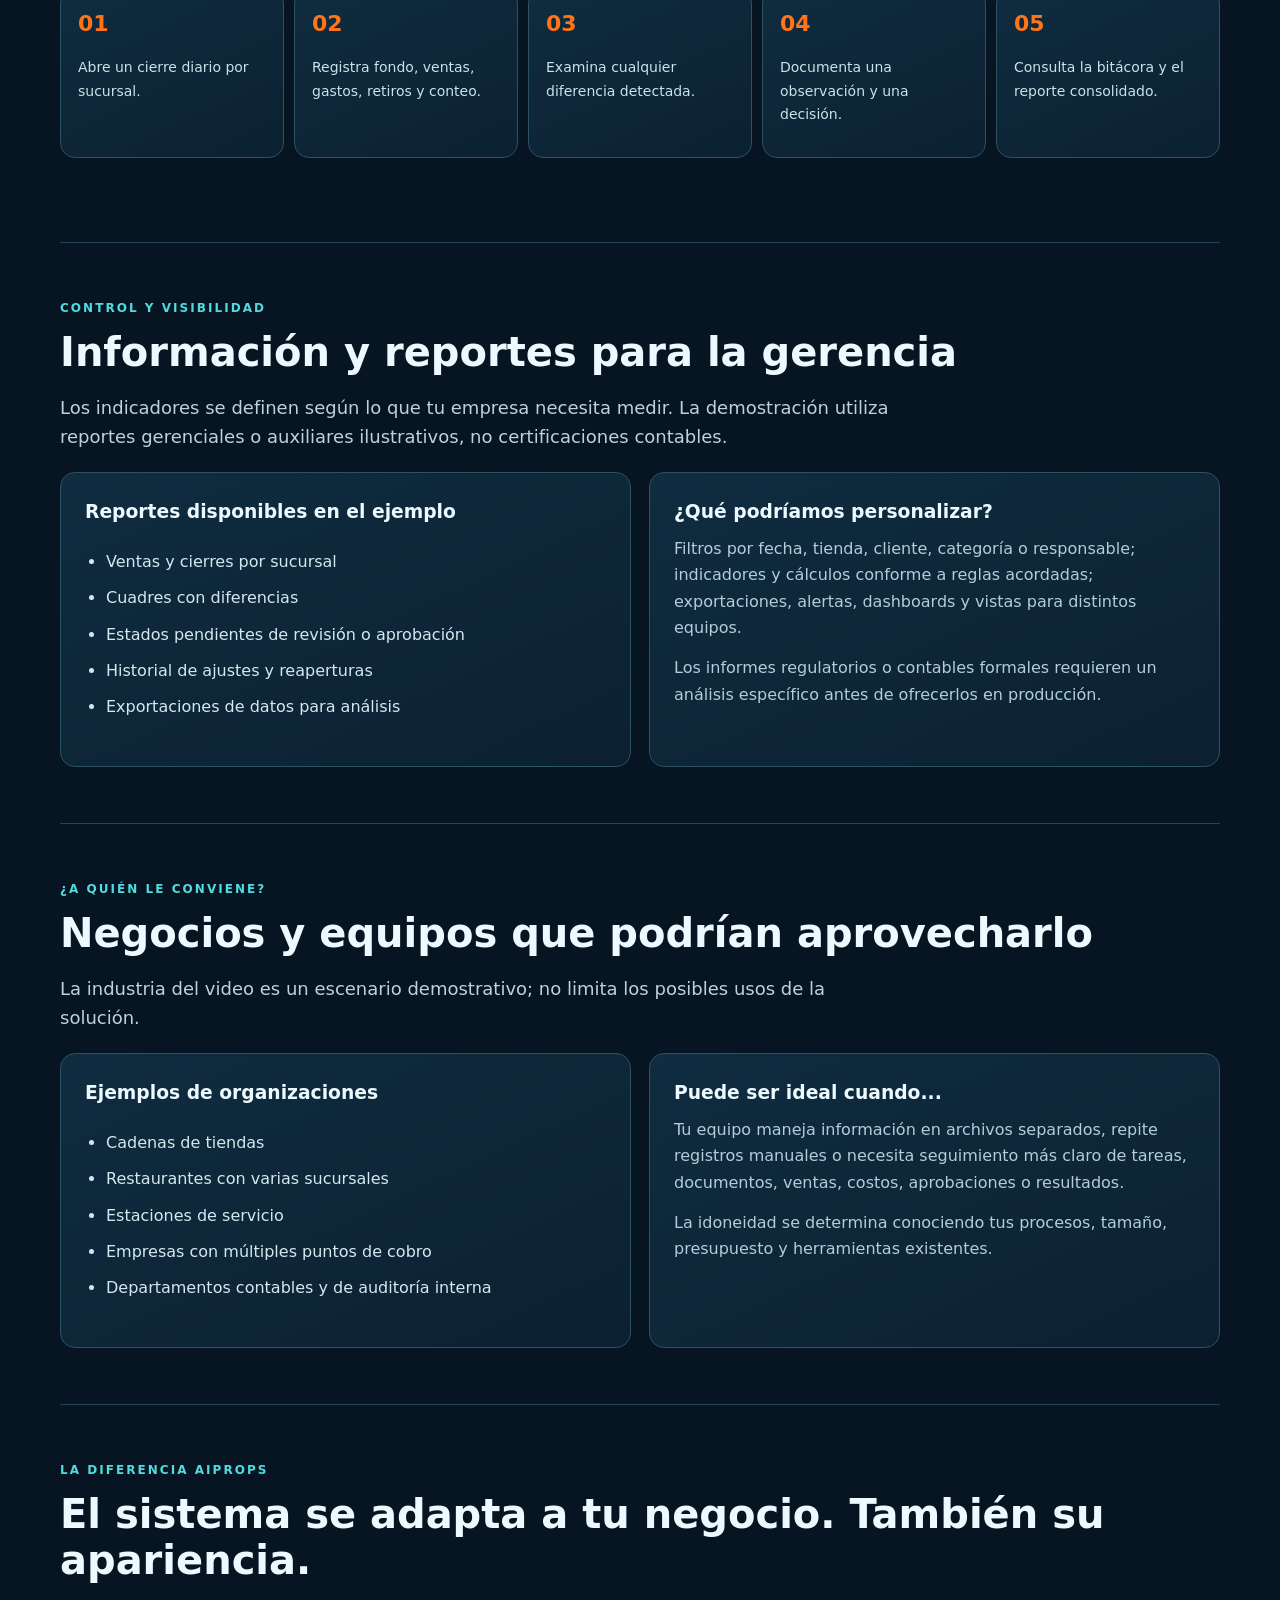
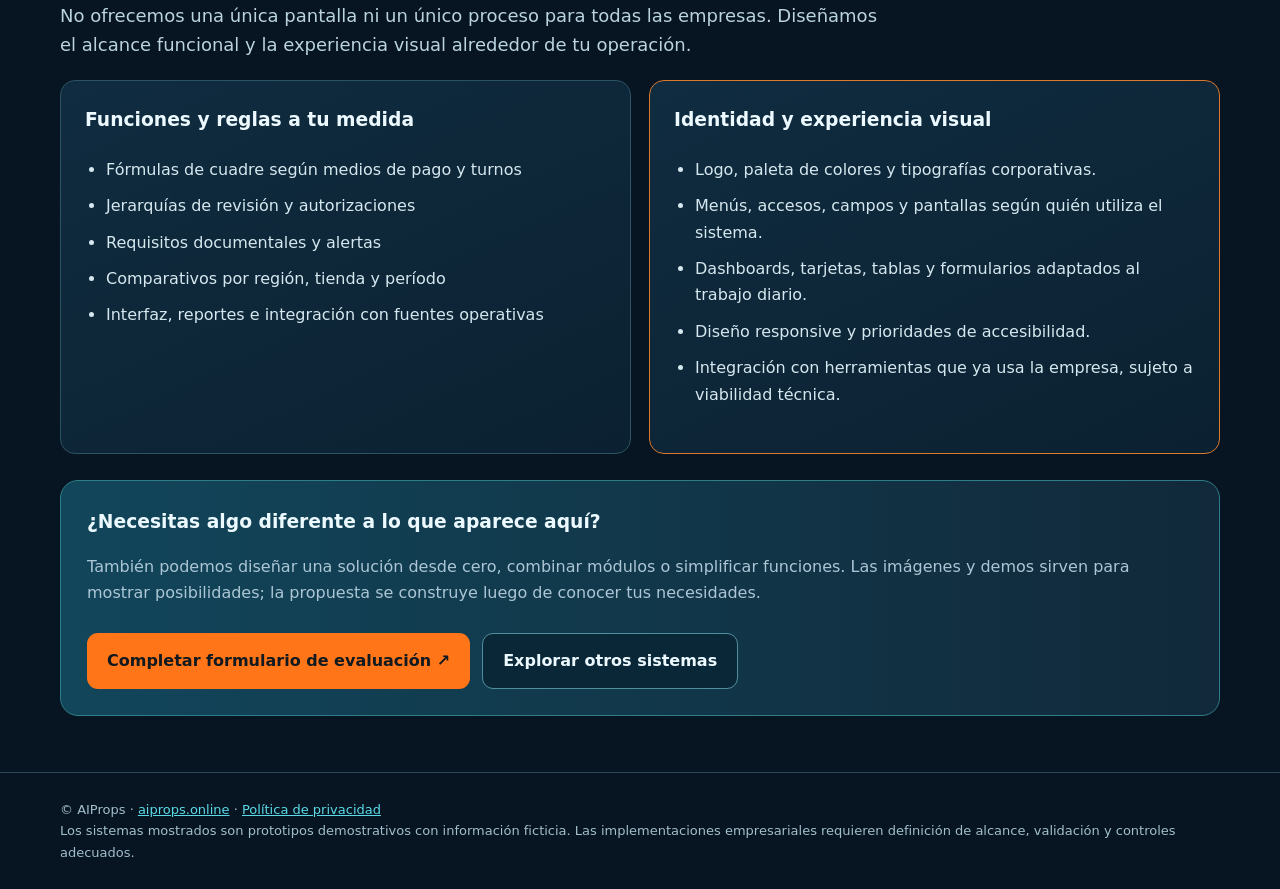
<file: soluciones/reconciliation/index.html>
<!doctype html><html lang="es"><head><meta charset="utf-8"><meta name="viewport" content="width=device-width,initial-scale=1"><meta name="description" content="Visibilidad de cierres, diferencias, evidencias y aprobaciones en múltiples sucursales. Descubre cómo AIProps personaliza funciones, flujos y estética para tu negocio."><meta name="theme-color" content="#061521"><title>ReconciliationHub Pro V2 | Solución personalizada AIProps</title><style>
:root{color-scheme:dark;--bg:#061521;--card:#102a3b;--cyan:#23c5d7;--orange:#ff7517;--ink:#ecfaff;--muted:#acc6d5}*{box-sizing:border-box}html{scroll-behavior:smooth}body{margin:0;background:radial-gradient(circle at 85% 2%,#113b52 0,transparent 35%),var(--bg);font:16px/1.65 system-ui,-apple-system,Segoe UI,sans-serif;color:var(--ink)}a{color:inherit}a:focus-visible,button:focus-visible{outline:3px solid var(--orange);outline-offset:4px}.wrap{width:min(1160px,calc(100% - 42px));margin:auto}.top{border-bottom:1px solid #2b5062;background:#071b2bba;position:sticky;top:0;backdrop-filter:blur(14px);z-index:5}.top .wrap{display:flex;align-items:center;justify-content:space-between;gap:20px;padding:12px 0}.brand{display:flex;align-items:center;gap:12px;text-decoration:none;font-weight:800}.brand img{width:46px;height:46px;object-fit:contain}.topnav{display:flex;gap:16px;align-items:center}.topnav a{text-decoration:none;color:#c8e5ef;font-size:14px}.eyebrow{color:#51dbdf;font-size:12px;text-transform:uppercase;letter-spacing:.17em;font-weight:800}.hero{padding:75px 0 40px;display:grid;grid-template-columns:1.15fr .85fr;align-items:center;gap:38px}.hero h1{font-size:clamp(38px,5.2vw,70px);line-height:1.06;letter-spacing:-.04em;margin:15px 0 18px}.hero h1 span{color:#ff8b36}.sub{font-size:19px;color:#d8eff4}.muted{color:var(--muted)}.actions{display:flex;gap:12px;flex-wrap:wrap;margin-top:26px}.btn{border-radius:11px;padding:14px 20px;font-weight:800;text-decoration:none;display:inline-flex;justify-content:center;align-items:center}.primary{background:var(--orange);color:#101a20}.secondary{border:1px solid #4f8e9e;background:#0a2737}.hero-note{background:linear-gradient(140deg,#0e3448,#12293b);padding:24px;border:1px solid #306173;border-radius:20px}.hero-note strong{display:block;color:#78f3ef;font-size:15px}.hero-note p{margin-bottom:0}.pillset{display:flex;flex-wrap:wrap;gap:8px;margin-top:22px}.pill{border:1px solid #375768;border-radius:999px;padding:6px 11px;font-size:12px;color:#afdce6}.section{padding:56px 0;border-top:1px solid #244354}.section h2{font-size:clamp(28px,3.4vw,40px);line-height:1.15;margin:10px 0 16px}.lede{font-size:18px;color:#bad3df;max-width:830px}.compare{display:grid;grid-template-columns:1fr 1fr;gap:20px;margin-top:24px}.panel,.feature,.step,.highlight{background:linear-gradient(155deg,#102c40,#0b2131);border:1px solid #2d5263;border-radius:15px;padding:24px}.panel h3,.feature h3{margin:0 0 8px}.panel p,.feature p{margin:0;color:#b4cdd9}.panel.accent{border-color:#dc792c}.grid{display:grid;grid-template-columns:repeat(3,minmax(0,1fr));gap:16px;margin-top:27px}.feature .num{font-size:12px;letter-spacing:.1em;color:#ff9953;font-weight:800}.feature h3{font-size:20px;margin-top:10px}.video-wrap{background:#031018;padding:14px;border:1px solid #31586b;border-radius:18px;margin-top:26px}video{display:block;width:100%;aspect-ratio:16/9;object-fit:contain;background:#000;border-radius:10px}.video-caption{color:#a8bfcb;font-size:13px;margin:12px 4px 2px}.cols{display:grid;grid-template-columns:1fr 1fr;gap:18px;margin-top:20px}ul{padding-left:21px}li{padding:5px 0;color:#d6e8ef}.timeline{display:grid;grid-template-columns:repeat(5,1fr);gap:10px;margin:28px 0}.step{padding:17px}.step b{color:var(--orange);display:block;font-size:22px}.step p{font-size:14px;color:#c9e2ea}.callout{background:linear-gradient(90deg,#12465b,#11293a);border:1px solid #2d7e87;border-radius:18px;padding:26px;margin-top:26px}.callout h3{margin:0 0 7px}.foot{border-top:1px solid #284757;padding:26px 0;color:#a2becb;font-size:13px}.foot a{color:#5bdbe7}@media(max-width:850px){.hero{grid-template-columns:1fr;padding-top:44px}.grid{grid-template-columns:repeat(2,1fr)}.timeline{grid-template-columns:repeat(2,1fr)}}@media(max-width:620px){.topnav a:first-child{display:none}.grid,.cols,.compare,.timeline{grid-template-columns:1fr}.topnav{gap:10px}.hero h1{font-size:39px}.section{padding:42px 0}}
</style></head><body>
<header class="top"><div class="wrap"><a class="brand" href="../../index.html" aria-label="AIProps inicio"><img src="../../assets/logo.png" alt="Logo AIProps">AIProps <span style="color:#ff8b36">/ Solutions Lab</span></a><nav class="topnav" aria-label="Navegación"><a href="../../index.html#demo-lab">← Todos los sistemas</a><a href="../../index.html?solution=reconciliation#agenda" style="color:#ff9950;font-weight:800">Solicitar información ↗</a></nav></div></header>
<main class="wrap"><div class="hero"><div><div class="eyebrow">AIProps / Solución Conciliaciones</div><h1>Cada cierre bajo revisión. Cada diferencia visible. <span>ReconciliationHub Pro V2</span></h1><p class="sub">Visibilidad de cierres, diferencias, evidencias y aprobaciones en múltiples sucursales.</p><p class="muted">Esta demostración ilustra una solución tecnológica que podemos diseñar para empresas. No es una plantilla fija: funciones, procesos, controles y estética se definen según tus necesidades.</p><div class="actions"><a class="btn primary" href="../../index.html?solution=reconciliation#agenda">Cuéntanos qué necesita tu negocio →</a><a class="btn secondary" href="#video">▶ Ver comercial</a></div><div class="pillset"><span class="pill">100 % adaptable al alcance acordado</span><span class="pill">Procesos a la medida</span><span class="pill">Diseño visual personalizado</span></div></div><aside class="hero-note"><span class="eyebrow">Una idea para tu empresa</span><strong>Lo que estás viendo es un punto de partida.</strong><p>Podemos adaptar nombres, campos, documentos, reportes, etapas, roles, automatizaciones, integraciones, colores y estilo visual. Primero evaluamos cómo opera tu negocio; después definimos qué vale la pena desarrollar.</p></aside></div>
<section class="section" id="valor"><div class="eyebrow">El problema / La solución</div><h2>Menos procesos dispersos. Más claridad para decidir.</h2><div class="compare"><article class="panel"><h3>¿Qué dificultad atendemos?</h3><p>En una operación de varias localidades, recibir reportes de cierre no basta. Sin criterios de revisión y trazabilidad, las diferencias se vuelven difíciles de investigar y documentar.</p></article><article class="panel accent"><h3>¿Cómo lo aborda este ejemplo?</h3><p>Un flujo de cierres diarios con cálculos, bandejas de revisión, seguimiento de diferencias, aprobaciones simuladas y reportes por sucursal.</p></article></div></section>
<section class="section" id="video"><div class="eyebrow">Conoce la experiencia</div><h2>Mira la demostración comercial</h2><p class="lede">Un recorrido corto por las capacidades del sistema. Más abajo encontrarás la descripción detallada de cada área, incluso antes de que publiquemos el video explicativo extenso.</p><div class="video-wrap"><video controls preload="metadata" playsinline poster="../../assets/demos/reconciliation-poster.jpg"><source src="../../assets/demos/reconciliation.mp4" type="video/mp4">Tu navegador no puede reproducir el archivo.</video><p class="video-caption">Video demostrativo con datos ficticios. El sistema comercial definitivo se diseña y valida para cada cliente.</p></div></section>
<section class="section" id="funcionalidades"><div class="eyebrow">Capacidades</div><h2>¿Qué puede hacer este sistema?</h2><p class="lede">Estas funciones se muestran como referencia; pueden añadirse, eliminarse, rediseñarse o conectarse con otras herramientas según la operación que evaluemos.</p><div class="grid"><article class="feature"><div class="num">CAPACIDAD 01</div><h3>Cierres por tienda y turno</h3><p>Registra datos de ventas, fondo de caja, retiros, gastos y efectivo contado.</p></article><article class="feature"><div class="num">CAPACIDAD 02</div><h3>Conciliación automática ilustrativa</h3><p>Compara efectivo esperado y contado para identificar diferencias.</p></article><article class="feature"><div class="num">CAPACIDAD 03</div><h3>Revisión y aprobación</h3><p>Simula distintos roles y decisiones en el flujo de preparación, revisión y autorización.</p></article><article class="feature"><div class="num">CAPACIDAD 04</div><h3>Evidencia y observaciones</h3><p>Asocia referencias y metadatos documentales, notas y justificaciones a un cierre.</p></article><article class="feature"><div class="num">CAPACIDAD 05</div><h3>Bloqueos y reaperturas</h3><p>Restringe modificaciones ordinarias de cierres aprobados y documenta reaperturas.</p></article><article class="feature"><div class="num">CAPACIDAD 06</div><h3>Bitácora y reportes</h3><p>Consulta historial de acciones, diferencias recurrentes y resultados por sucursal.</p></article></div></section>
<section class="section"><div class="eyebrow">Ejemplo de operación</div><h2>Así se conectan los procesos</h2><div class="timeline"><article class="step"><b>01</b><p>Abre un cierre diario por sucursal.</p></article><article class="step"><b>02</b><p>Registra fondo, ventas, gastos, retiros y conteo.</p></article><article class="step"><b>03</b><p>Examina cualquier diferencia detectada.</p></article><article class="step"><b>04</b><p>Documenta una observación y una decisión.</p></article><article class="step"><b>05</b><p>Consulta la bitácora y el reporte consolidado.</p></article></div></section>
<section class="section" id="reportes"><div class="eyebrow">Control y visibilidad</div><h2>Información y reportes para la gerencia</h2><p class="lede">Los indicadores se definen según lo que tu empresa necesita medir. La demostración utiliza reportes gerenciales o auxiliares ilustrativos, no certificaciones contables.</p><div class="cols"><article class="panel"><h3>Reportes disponibles en el ejemplo</h3><ul><li>Ventas y cierres por sucursal</li><li>Cuadres con diferencias</li><li>Estados pendientes de revisión o aprobación</li><li>Historial de ajustes y reaperturas</li><li>Exportaciones de datos para análisis</li></ul></article><article class="panel"><h3>¿Qué podríamos personalizar?</h3><p>Filtros por fecha, tienda, cliente, categoría o responsable; indicadores y cálculos conforme a reglas acordadas; exportaciones, alertas, dashboards y vistas para distintos equipos.</p><p style="margin-top:14px">Los informes regulatorios o contables formales requieren un análisis específico antes de ofrecerlos en producción.</p></article></div></section>
<section class="section" id="industrias"><div class="eyebrow">¿A quién le conviene?</div><h2>Negocios y equipos que podrían aprovecharlo</h2><p class="lede">La industria del video es un escenario demostrativo; no limita los posibles usos de la solución.</p><div class="cols"><article class="panel"><h3>Ejemplos de organizaciones</h3><ul><li>Cadenas de tiendas</li><li>Restaurantes con varias sucursales</li><li>Estaciones de servicio</li><li>Empresas con múltiples puntos de cobro</li><li>Departamentos contables y de auditoría interna</li></ul></article><article class="panel"><h3>Puede ser ideal cuando...</h3><p>Tu equipo maneja información en archivos separados, repite registros manuales o necesita seguimiento más claro de tareas, documentos, ventas, costos, aprobaciones o resultados.</p><p style="margin-top:14px">La idoneidad se determina conociendo tus procesos, tamaño, presupuesto y herramientas existentes.</p></article></div></section>
<section class="section" id="personalizacion"><div class="eyebrow">La diferencia AIProps</div><h2>El sistema se adapta a tu negocio. También su apariencia.</h2><p class="lede">No ofrecemos una única pantalla ni un único proceso para todas las empresas. Diseñamos el alcance funcional y la experiencia visual alrededor de tu operación.</p><div class="cols"><article class="panel"><h3>Funciones y reglas a tu medida</h3><ul><li>Fórmulas de cuadre según medios de pago y turnos</li><li>Jerarquías de revisión y autorizaciones</li><li>Requisitos documentales y alertas</li><li>Comparativos por región, tienda y período</li><li>Interfaz, reportes e integración con fuentes operativas</li></ul></article><article class="panel accent"><h3>Identidad y experiencia visual</h3><ul><li>Logo, paleta de colores y tipografías corporativas.</li><li>Menús, accesos, campos y pantallas según quién utiliza el sistema.</li><li>Dashboards, tarjetas, tablas y formularios adaptados al trabajo diario.</li><li>Diseño responsive y prioridades de accesibilidad.</li><li>Integración con herramientas que ya usa la empresa, sujeto a viabilidad técnica.</li></ul></article></div><div class="callout"><h3>¿Necesitas algo diferente a lo que aparece aquí?</h3><p class="muted">También podemos diseñar una solución desde cero, combinar módulos o simplificar funciones. Las imágenes y demos sirven para mostrar posibilidades; la propuesta se construye luego de conocer tus necesidades.</p><div class="actions"><a class="btn primary" href="../../index.html?solution=reconciliation#agenda">Completar formulario de evaluación ↗</a><a class="btn secondary" href="../../index.html#demo-lab">Explorar otros sistemas</a></div></div></section>
</main><footer class="foot"><div class="wrap">© AIProps · <a href="../../index.html">aiprops.online</a> · <a href="../../politica-de-privacidad/">Política de privacidad</a><br>Los sistemas mostrados son prototipos demostrativos con información ficticia. Las implementaciones empresariales requieren definición de alcance, validación y controles adecuados.</div></footer></body></html>
</file>
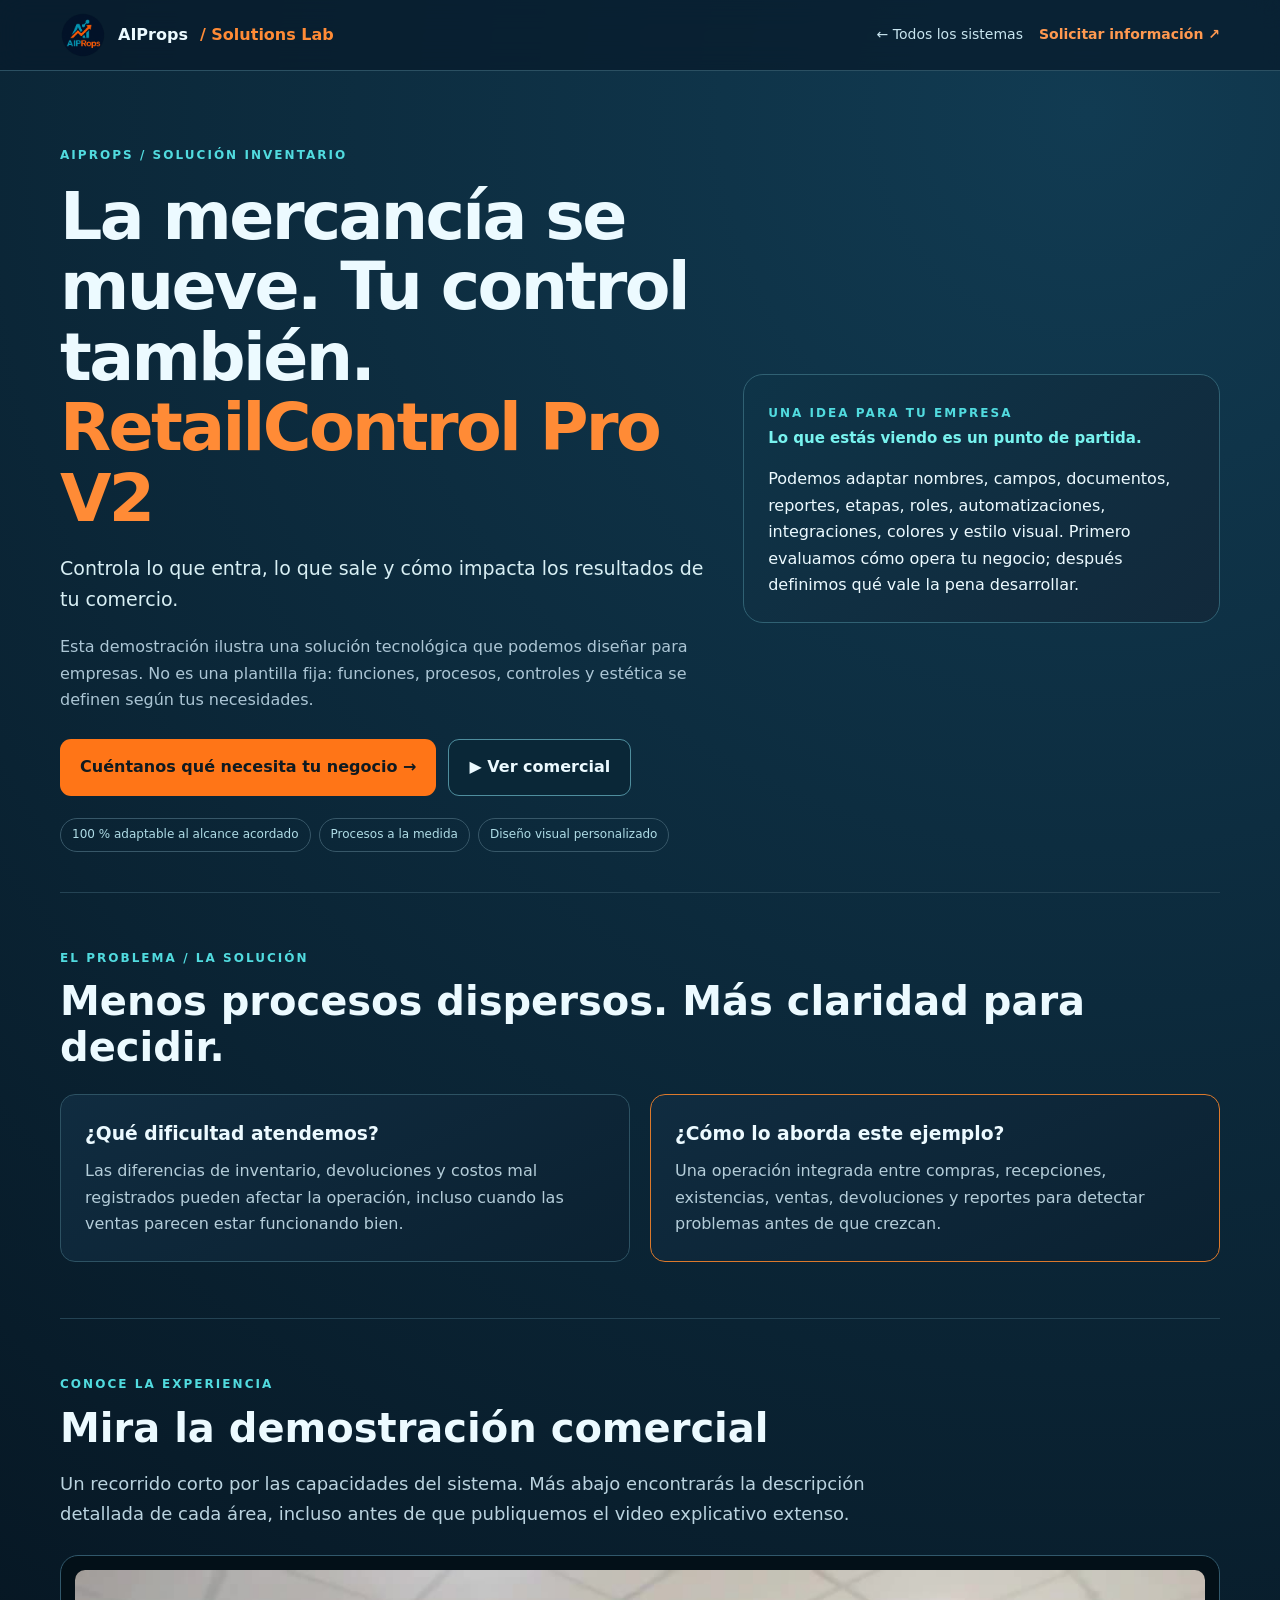
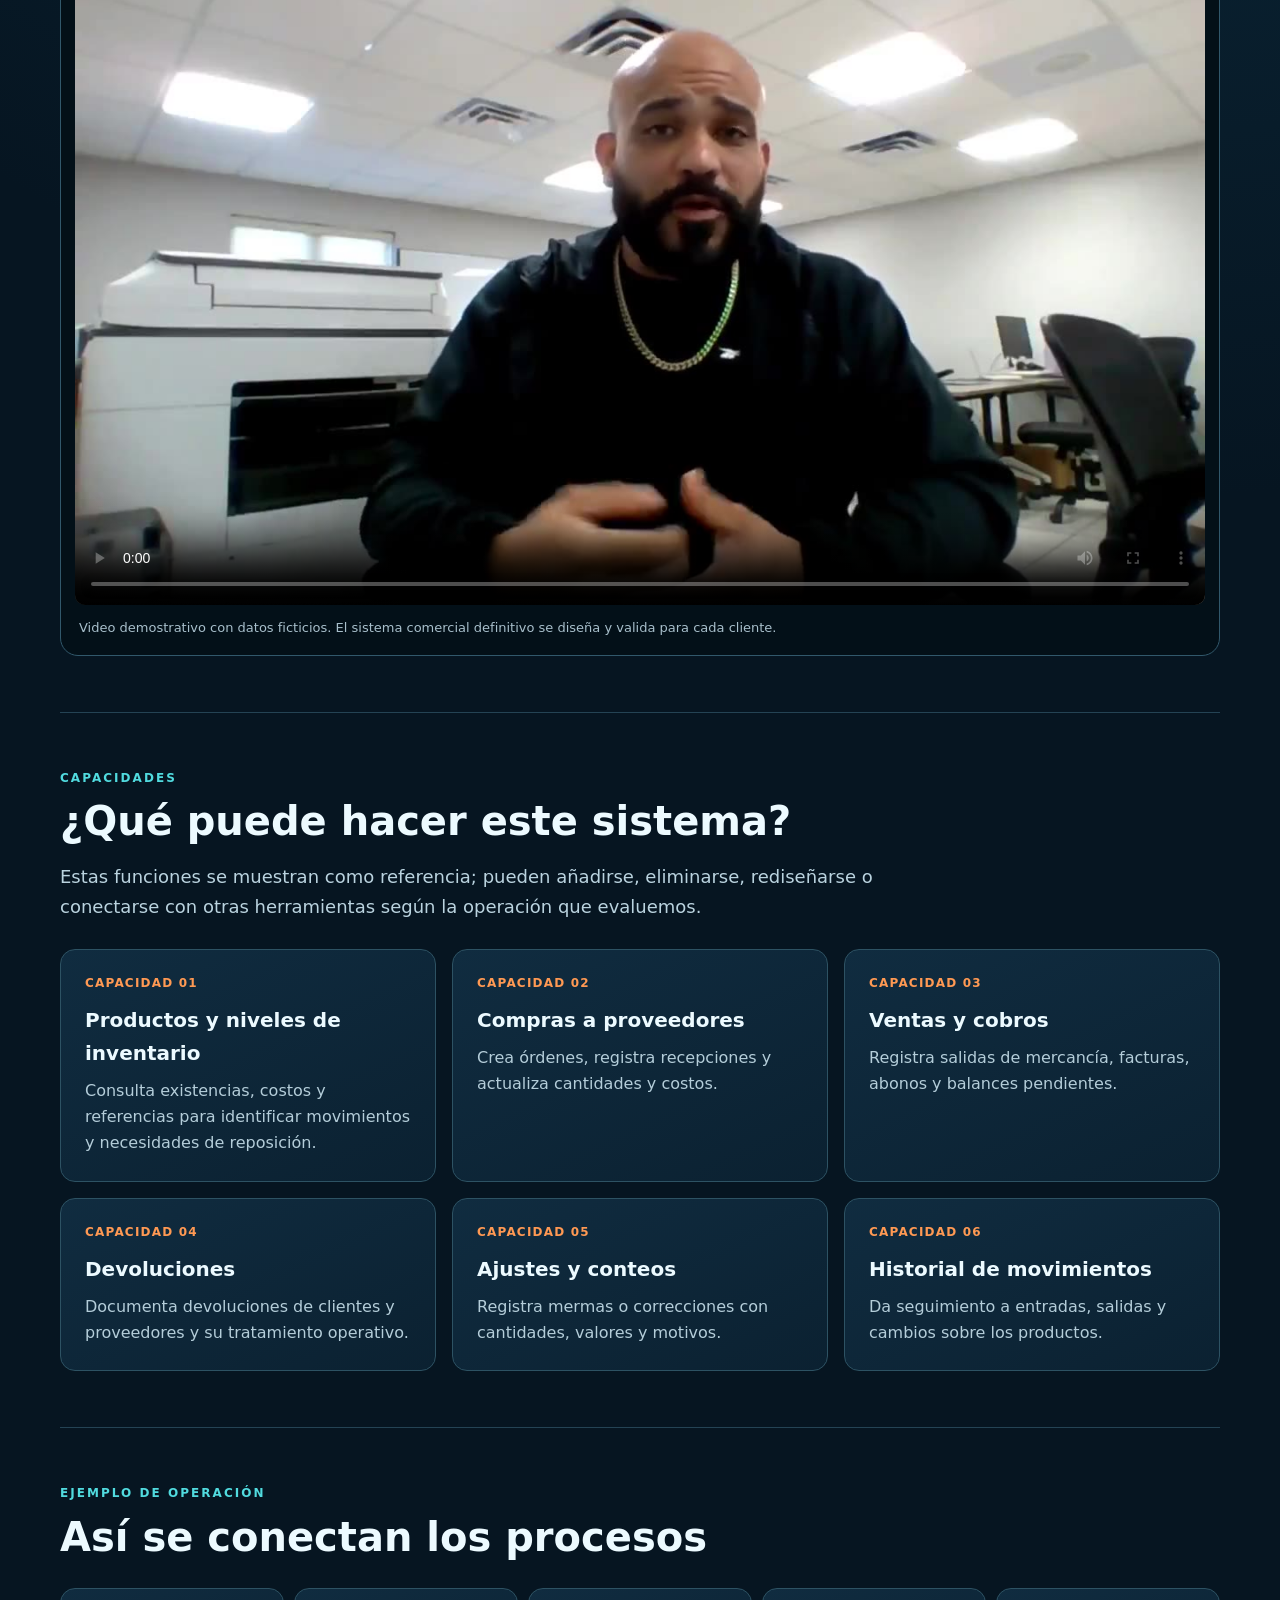
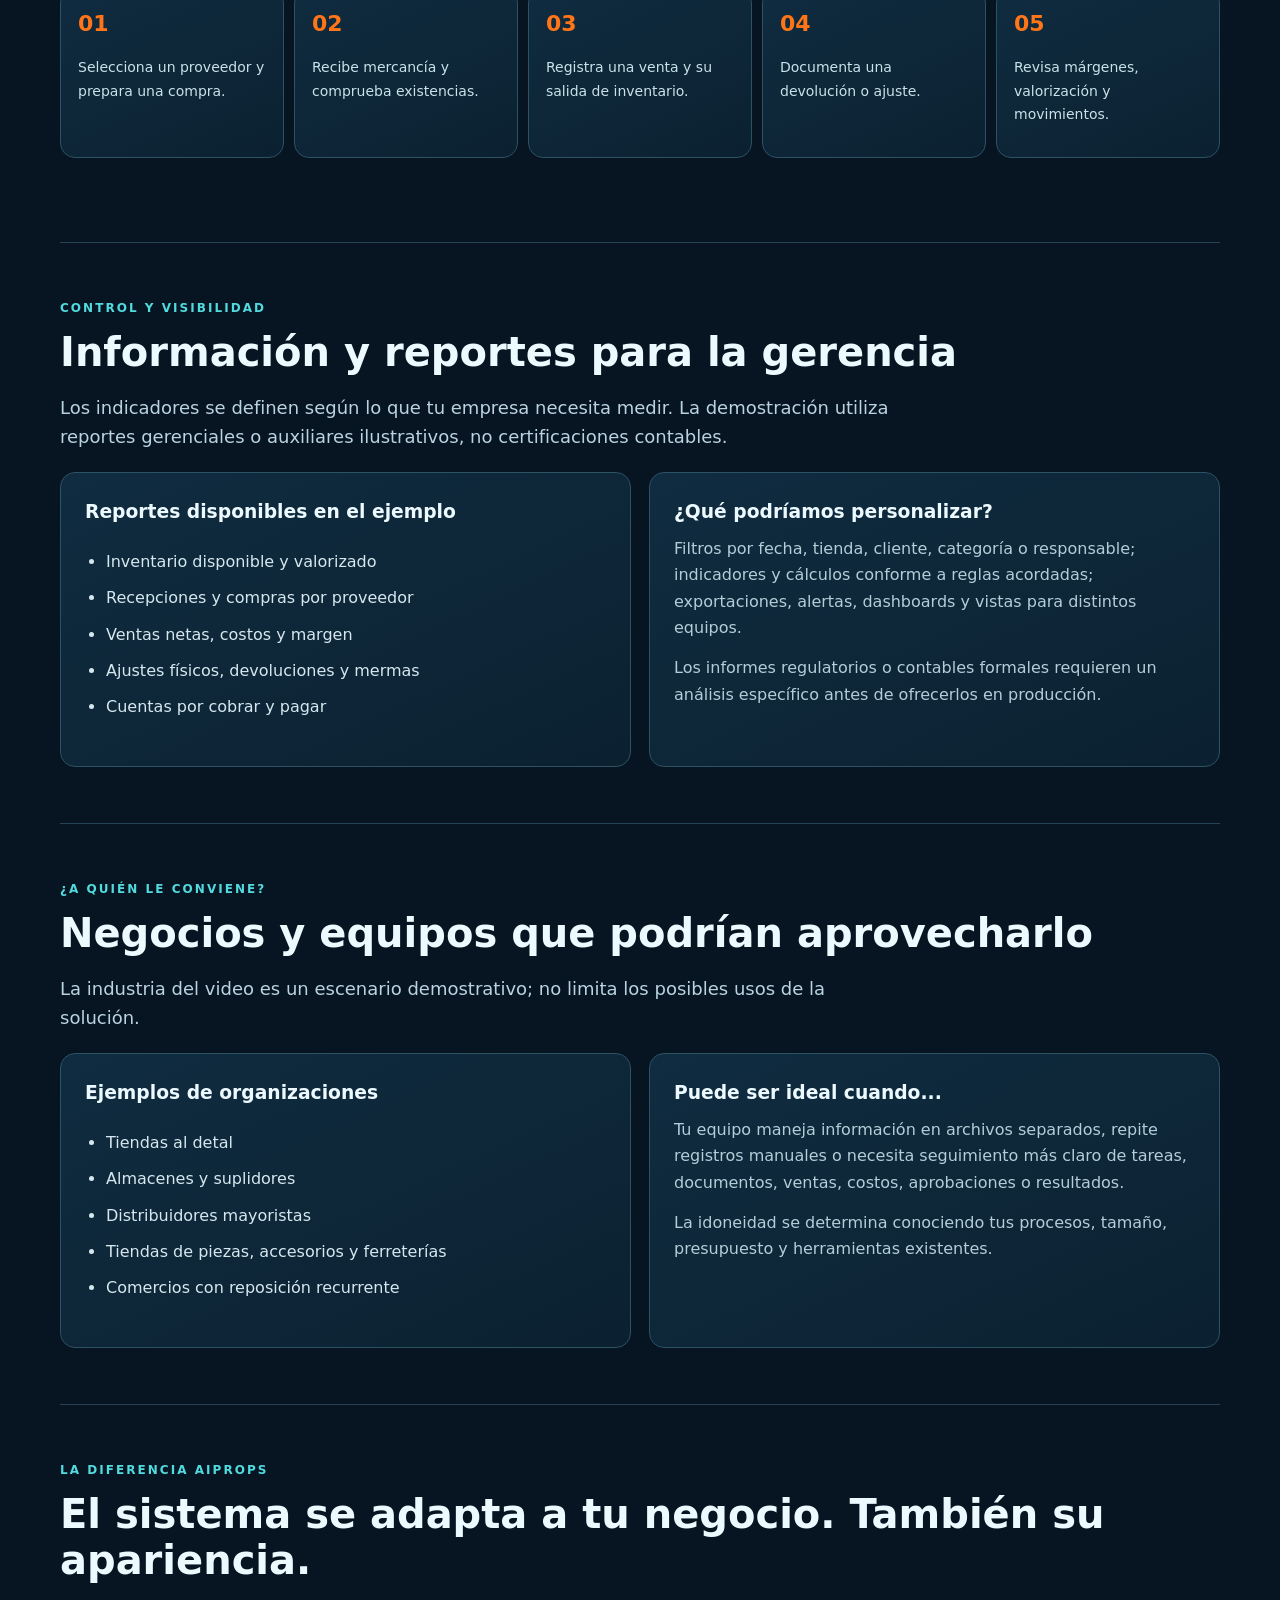
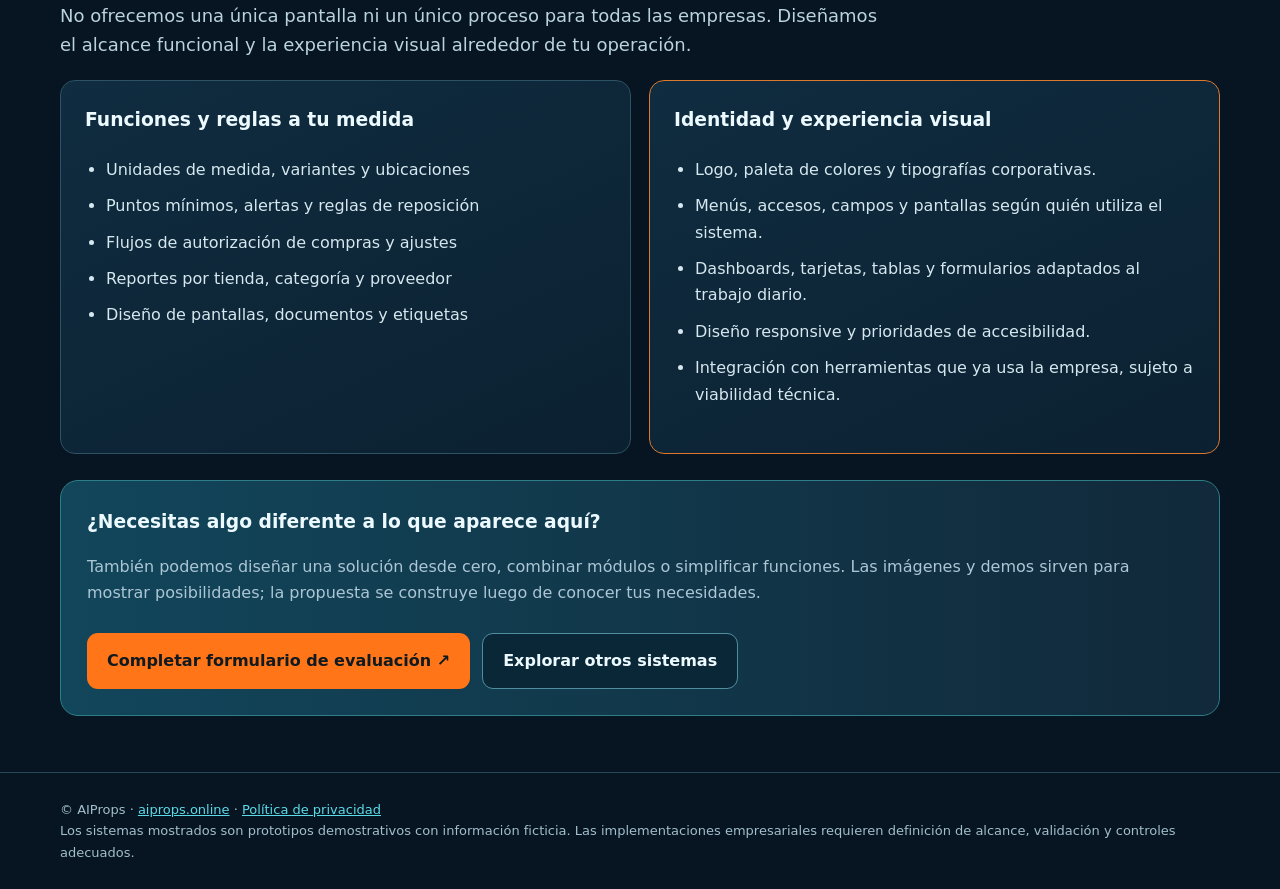
<file: soluciones/retail/index.html>
<!doctype html><html lang="es"><head><meta charset="utf-8"><meta name="viewport" content="width=device-width,initial-scale=1"><meta name="description" content="Controla lo que entra, lo que sale y cómo impacta los resultados de tu comercio. Descubre cómo AIProps personaliza funciones, flujos y estética para tu negocio."><meta name="theme-color" content="#061521"><title>RetailControl Pro V2 | Solución personalizada AIProps</title><style>
:root{color-scheme:dark;--bg:#061521;--card:#102a3b;--cyan:#23c5d7;--orange:#ff7517;--ink:#ecfaff;--muted:#acc6d5}*{box-sizing:border-box}html{scroll-behavior:smooth}body{margin:0;background:radial-gradient(circle at 85% 2%,#113b52 0,transparent 35%),var(--bg);font:16px/1.65 system-ui,-apple-system,Segoe UI,sans-serif;color:var(--ink)}a{color:inherit}a:focus-visible,button:focus-visible{outline:3px solid var(--orange);outline-offset:4px}.wrap{width:min(1160px,calc(100% - 42px));margin:auto}.top{border-bottom:1px solid #2b5062;background:#071b2bba;position:sticky;top:0;backdrop-filter:blur(14px);z-index:5}.top .wrap{display:flex;align-items:center;justify-content:space-between;gap:20px;padding:12px 0}.brand{display:flex;align-items:center;gap:12px;text-decoration:none;font-weight:800}.brand img{width:46px;height:46px;object-fit:contain}.topnav{display:flex;gap:16px;align-items:center}.topnav a{text-decoration:none;color:#c8e5ef;font-size:14px}.eyebrow{color:#51dbdf;font-size:12px;text-transform:uppercase;letter-spacing:.17em;font-weight:800}.hero{padding:75px 0 40px;display:grid;grid-template-columns:1.15fr .85fr;align-items:center;gap:38px}.hero h1{font-size:clamp(38px,5.2vw,70px);line-height:1.06;letter-spacing:-.04em;margin:15px 0 18px}.hero h1 span{color:#ff8b36}.sub{font-size:19px;color:#d8eff4}.muted{color:var(--muted)}.actions{display:flex;gap:12px;flex-wrap:wrap;margin-top:26px}.btn{border-radius:11px;padding:14px 20px;font-weight:800;text-decoration:none;display:inline-flex;justify-content:center;align-items:center}.primary{background:var(--orange);color:#101a20}.secondary{border:1px solid #4f8e9e;background:#0a2737}.hero-note{background:linear-gradient(140deg,#0e3448,#12293b);padding:24px;border:1px solid #306173;border-radius:20px}.hero-note strong{display:block;color:#78f3ef;font-size:15px}.hero-note p{margin-bottom:0}.pillset{display:flex;flex-wrap:wrap;gap:8px;margin-top:22px}.pill{border:1px solid #375768;border-radius:999px;padding:6px 11px;font-size:12px;color:#afdce6}.section{padding:56px 0;border-top:1px solid #244354}.section h2{font-size:clamp(28px,3.4vw,40px);line-height:1.15;margin:10px 0 16px}.lede{font-size:18px;color:#bad3df;max-width:830px}.compare{display:grid;grid-template-columns:1fr 1fr;gap:20px;margin-top:24px}.panel,.feature,.step,.highlight{background:linear-gradient(155deg,#102c40,#0b2131);border:1px solid #2d5263;border-radius:15px;padding:24px}.panel h3,.feature h3{margin:0 0 8px}.panel p,.feature p{margin:0;color:#b4cdd9}.panel.accent{border-color:#dc792c}.grid{display:grid;grid-template-columns:repeat(3,minmax(0,1fr));gap:16px;margin-top:27px}.feature .num{font-size:12px;letter-spacing:.1em;color:#ff9953;font-weight:800}.feature h3{font-size:20px;margin-top:10px}.video-wrap{background:#031018;padding:14px;border:1px solid #31586b;border-radius:18px;margin-top:26px}video{display:block;width:100%;aspect-ratio:16/9;object-fit:contain;background:#000;border-radius:10px}.video-caption{color:#a8bfcb;font-size:13px;margin:12px 4px 2px}.cols{display:grid;grid-template-columns:1fr 1fr;gap:18px;margin-top:20px}ul{padding-left:21px}li{padding:5px 0;color:#d6e8ef}.timeline{display:grid;grid-template-columns:repeat(5,1fr);gap:10px;margin:28px 0}.step{padding:17px}.step b{color:var(--orange);display:block;font-size:22px}.step p{font-size:14px;color:#c9e2ea}.callout{background:linear-gradient(90deg,#12465b,#11293a);border:1px solid #2d7e87;border-radius:18px;padding:26px;margin-top:26px}.callout h3{margin:0 0 7px}.foot{border-top:1px solid #284757;padding:26px 0;color:#a2becb;font-size:13px}.foot a{color:#5bdbe7}@media(max-width:850px){.hero{grid-template-columns:1fr;padding-top:44px}.grid{grid-template-columns:repeat(2,1fr)}.timeline{grid-template-columns:repeat(2,1fr)}}@media(max-width:620px){.topnav a:first-child{display:none}.grid,.cols,.compare,.timeline{grid-template-columns:1fr}.topnav{gap:10px}.hero h1{font-size:39px}.section{padding:42px 0}}
</style></head><body>
<header class="top"><div class="wrap"><a class="brand" href="../../index.html" aria-label="AIProps inicio"><img src="../../assets/logo.png" alt="Logo AIProps">AIProps <span style="color:#ff8b36">/ Solutions Lab</span></a><nav class="topnav" aria-label="Navegación"><a href="../../index.html#demo-lab">← Todos los sistemas</a><a href="../../index.html?solution=retail#agenda" style="color:#ff9950;font-weight:800">Solicitar información ↗</a></nav></div></header>
<main class="wrap"><div class="hero"><div><div class="eyebrow">AIProps / Solución Inventario</div><h1>La mercancía se mueve. Tu control también. <span>RetailControl Pro V2</span></h1><p class="sub">Controla lo que entra, lo que sale y cómo impacta los resultados de tu comercio.</p><p class="muted">Esta demostración ilustra una solución tecnológica que podemos diseñar para empresas. No es una plantilla fija: funciones, procesos, controles y estética se definen según tus necesidades.</p><div class="actions"><a class="btn primary" href="../../index.html?solution=retail#agenda">Cuéntanos qué necesita tu negocio →</a><a class="btn secondary" href="#video">▶ Ver comercial</a></div><div class="pillset"><span class="pill">100 % adaptable al alcance acordado</span><span class="pill">Procesos a la medida</span><span class="pill">Diseño visual personalizado</span></div></div><aside class="hero-note"><span class="eyebrow">Una idea para tu empresa</span><strong>Lo que estás viendo es un punto de partida.</strong><p>Podemos adaptar nombres, campos, documentos, reportes, etapas, roles, automatizaciones, integraciones, colores y estilo visual. Primero evaluamos cómo opera tu negocio; después definimos qué vale la pena desarrollar.</p></aside></div>
<section class="section" id="valor"><div class="eyebrow">El problema / La solución</div><h2>Menos procesos dispersos. Más claridad para decidir.</h2><div class="compare"><article class="panel"><h3>¿Qué dificultad atendemos?</h3><p>Las diferencias de inventario, devoluciones y costos mal registrados pueden afectar la operación, incluso cuando las ventas parecen estar funcionando bien.</p></article><article class="panel accent"><h3>¿Cómo lo aborda este ejemplo?</h3><p>Una operación integrada entre compras, recepciones, existencias, ventas, devoluciones y reportes para detectar problemas antes de que crezcan.</p></article></div></section>
<section class="section" id="video"><div class="eyebrow">Conoce la experiencia</div><h2>Mira la demostración comercial</h2><p class="lede">Un recorrido corto por las capacidades del sistema. Más abajo encontrarás la descripción detallada de cada área, incluso antes de que publiquemos el video explicativo extenso.</p><div class="video-wrap"><video controls preload="metadata" playsinline poster="../../assets/demos/retail-poster.jpg"><source src="../../assets/demos/retail.mp4" type="video/mp4">Tu navegador no puede reproducir el archivo.</video><p class="video-caption">Video demostrativo con datos ficticios. El sistema comercial definitivo se diseña y valida para cada cliente.</p></div></section>
<section class="section" id="funcionalidades"><div class="eyebrow">Capacidades</div><h2>¿Qué puede hacer este sistema?</h2><p class="lede">Estas funciones se muestran como referencia; pueden añadirse, eliminarse, rediseñarse o conectarse con otras herramientas según la operación que evaluemos.</p><div class="grid"><article class="feature"><div class="num">CAPACIDAD 01</div><h3>Productos y niveles de inventario</h3><p>Consulta existencias, costos y referencias para identificar movimientos y necesidades de reposición.</p></article><article class="feature"><div class="num">CAPACIDAD 02</div><h3>Compras a proveedores</h3><p>Crea órdenes, registra recepciones y actualiza cantidades y costos.</p></article><article class="feature"><div class="num">CAPACIDAD 03</div><h3>Ventas y cobros</h3><p>Registra salidas de mercancía, facturas, abonos y balances pendientes.</p></article><article class="feature"><div class="num">CAPACIDAD 04</div><h3>Devoluciones</h3><p>Documenta devoluciones de clientes y proveedores y su tratamiento operativo.</p></article><article class="feature"><div class="num">CAPACIDAD 05</div><h3>Ajustes y conteos</h3><p>Registra mermas o correcciones con cantidades, valores y motivos.</p></article><article class="feature"><div class="num">CAPACIDAD 06</div><h3>Historial de movimientos</h3><p>Da seguimiento a entradas, salidas y cambios sobre los productos.</p></article></div></section>
<section class="section"><div class="eyebrow">Ejemplo de operación</div><h2>Así se conectan los procesos</h2><div class="timeline"><article class="step"><b>01</b><p>Selecciona un proveedor y prepara una compra.</p></article><article class="step"><b>02</b><p>Recibe mercancía y comprueba existencias.</p></article><article class="step"><b>03</b><p>Registra una venta y su salida de inventario.</p></article><article class="step"><b>04</b><p>Documenta una devolución o ajuste.</p></article><article class="step"><b>05</b><p>Revisa márgenes, valorización y movimientos.</p></article></div></section>
<section class="section" id="reportes"><div class="eyebrow">Control y visibilidad</div><h2>Información y reportes para la gerencia</h2><p class="lede">Los indicadores se definen según lo que tu empresa necesita medir. La demostración utiliza reportes gerenciales o auxiliares ilustrativos, no certificaciones contables.</p><div class="cols"><article class="panel"><h3>Reportes disponibles en el ejemplo</h3><ul><li>Inventario disponible y valorizado</li><li>Recepciones y compras por proveedor</li><li>Ventas netas, costos y margen</li><li>Ajustes físicos, devoluciones y mermas</li><li>Cuentas por cobrar y pagar</li></ul></article><article class="panel"><h3>¿Qué podríamos personalizar?</h3><p>Filtros por fecha, tienda, cliente, categoría o responsable; indicadores y cálculos conforme a reglas acordadas; exportaciones, alertas, dashboards y vistas para distintos equipos.</p><p style="margin-top:14px">Los informes regulatorios o contables formales requieren un análisis específico antes de ofrecerlos en producción.</p></article></div></section>
<section class="section" id="industrias"><div class="eyebrow">¿A quién le conviene?</div><h2>Negocios y equipos que podrían aprovecharlo</h2><p class="lede">La industria del video es un escenario demostrativo; no limita los posibles usos de la solución.</p><div class="cols"><article class="panel"><h3>Ejemplos de organizaciones</h3><ul><li>Tiendas al detal</li><li>Almacenes y suplidores</li><li>Distribuidores mayoristas</li><li>Tiendas de piezas, accesorios y ferreterías</li><li>Comercios con reposición recurrente</li></ul></article><article class="panel"><h3>Puede ser ideal cuando...</h3><p>Tu equipo maneja información en archivos separados, repite registros manuales o necesita seguimiento más claro de tareas, documentos, ventas, costos, aprobaciones o resultados.</p><p style="margin-top:14px">La idoneidad se determina conociendo tus procesos, tamaño, presupuesto y herramientas existentes.</p></article></div></section>
<section class="section" id="personalizacion"><div class="eyebrow">La diferencia AIProps</div><h2>El sistema se adapta a tu negocio. También su apariencia.</h2><p class="lede">No ofrecemos una única pantalla ni un único proceso para todas las empresas. Diseñamos el alcance funcional y la experiencia visual alrededor de tu operación.</p><div class="cols"><article class="panel"><h3>Funciones y reglas a tu medida</h3><ul><li>Unidades de medida, variantes y ubicaciones</li><li>Puntos mínimos, alertas y reglas de reposición</li><li>Flujos de autorización de compras y ajustes</li><li>Reportes por tienda, categoría y proveedor</li><li>Diseño de pantallas, documentos y etiquetas</li></ul></article><article class="panel accent"><h3>Identidad y experiencia visual</h3><ul><li>Logo, paleta de colores y tipografías corporativas.</li><li>Menús, accesos, campos y pantallas según quién utiliza el sistema.</li><li>Dashboards, tarjetas, tablas y formularios adaptados al trabajo diario.</li><li>Diseño responsive y prioridades de accesibilidad.</li><li>Integración con herramientas que ya usa la empresa, sujeto a viabilidad técnica.</li></ul></article></div><div class="callout"><h3>¿Necesitas algo diferente a lo que aparece aquí?</h3><p class="muted">También podemos diseñar una solución desde cero, combinar módulos o simplificar funciones. Las imágenes y demos sirven para mostrar posibilidades; la propuesta se construye luego de conocer tus necesidades.</p><div class="actions"><a class="btn primary" href="../../index.html?solution=retail#agenda">Completar formulario de evaluación ↗</a><a class="btn secondary" href="../../index.html#demo-lab">Explorar otros sistemas</a></div></div></section>
</main><footer class="foot"><div class="wrap">© AIProps · <a href="../../index.html">aiprops.online</a> · <a href="../../politica-de-privacidad/">Política de privacidad</a><br>Los sistemas mostrados son prototipos demostrativos con información ficticia. Las implementaciones empresariales requieren definición de alcance, validación y controles adecuados.</div></footer></body></html>
</file>
